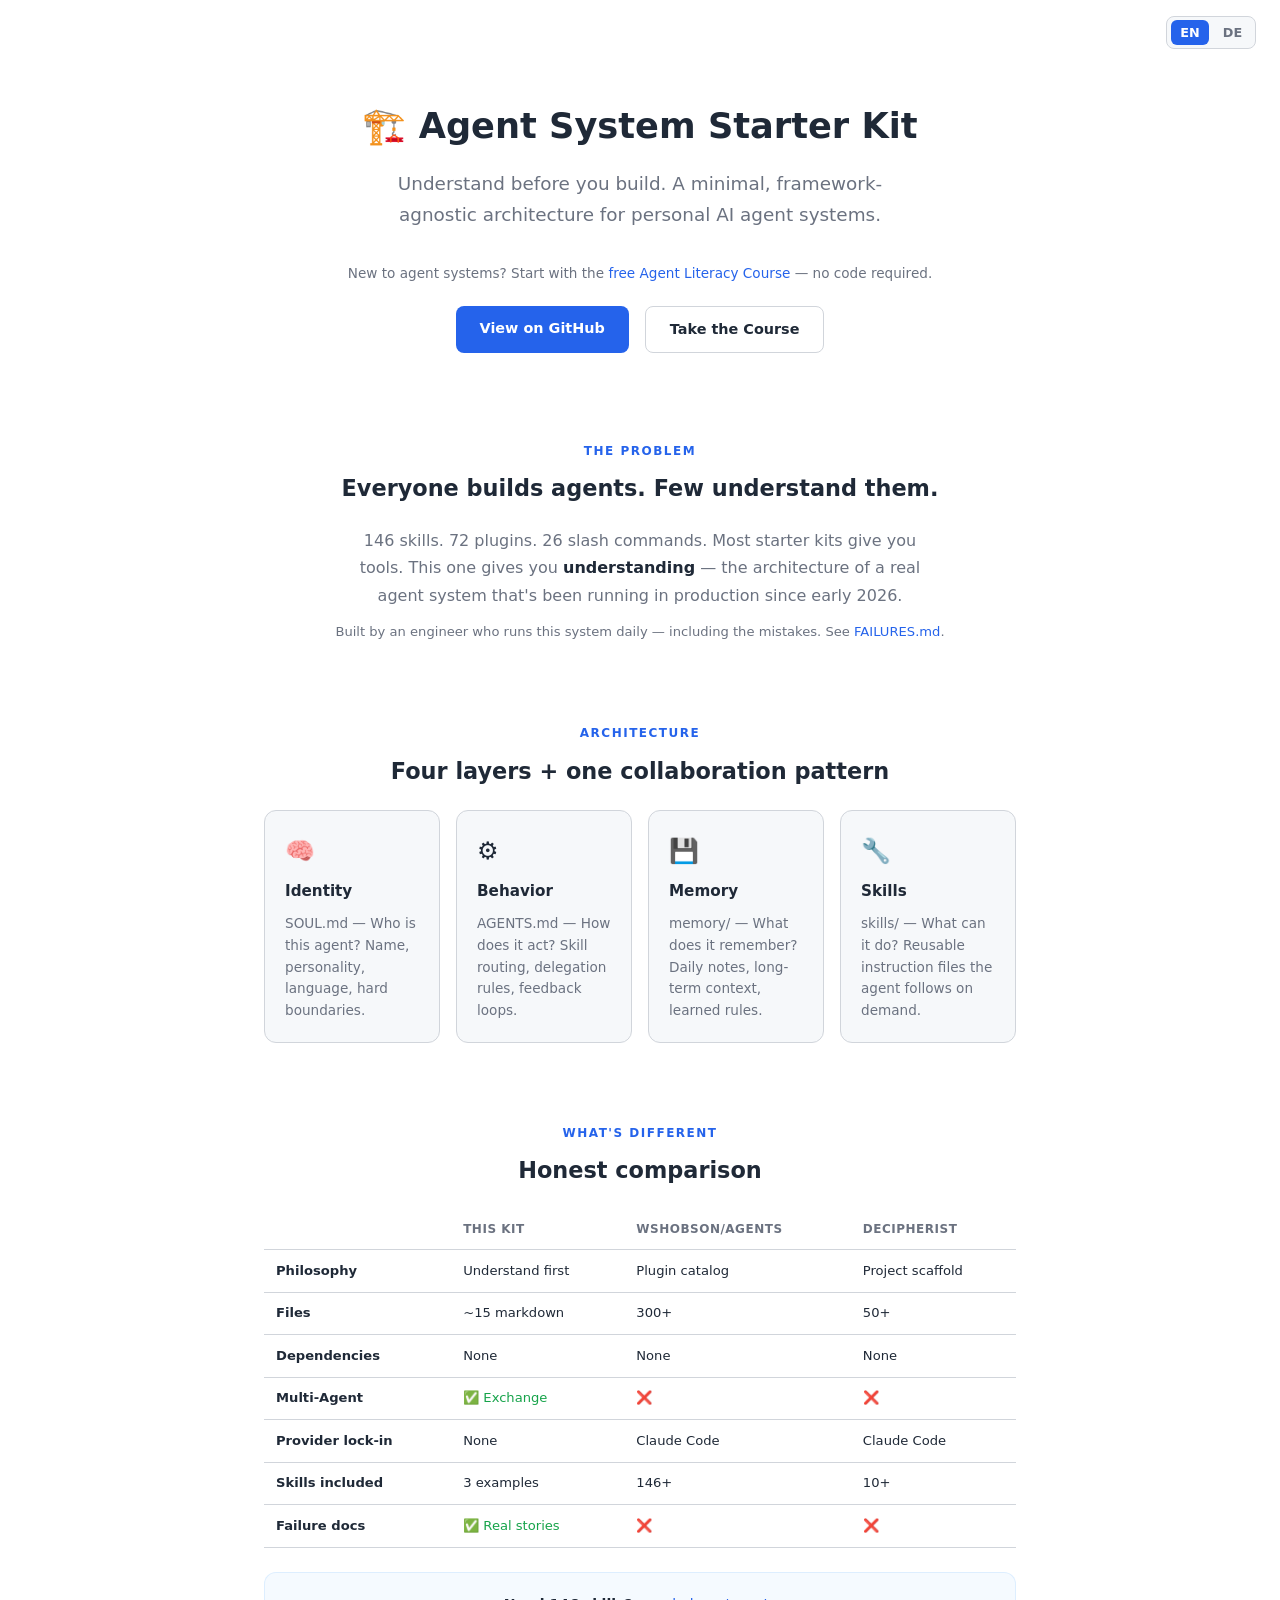
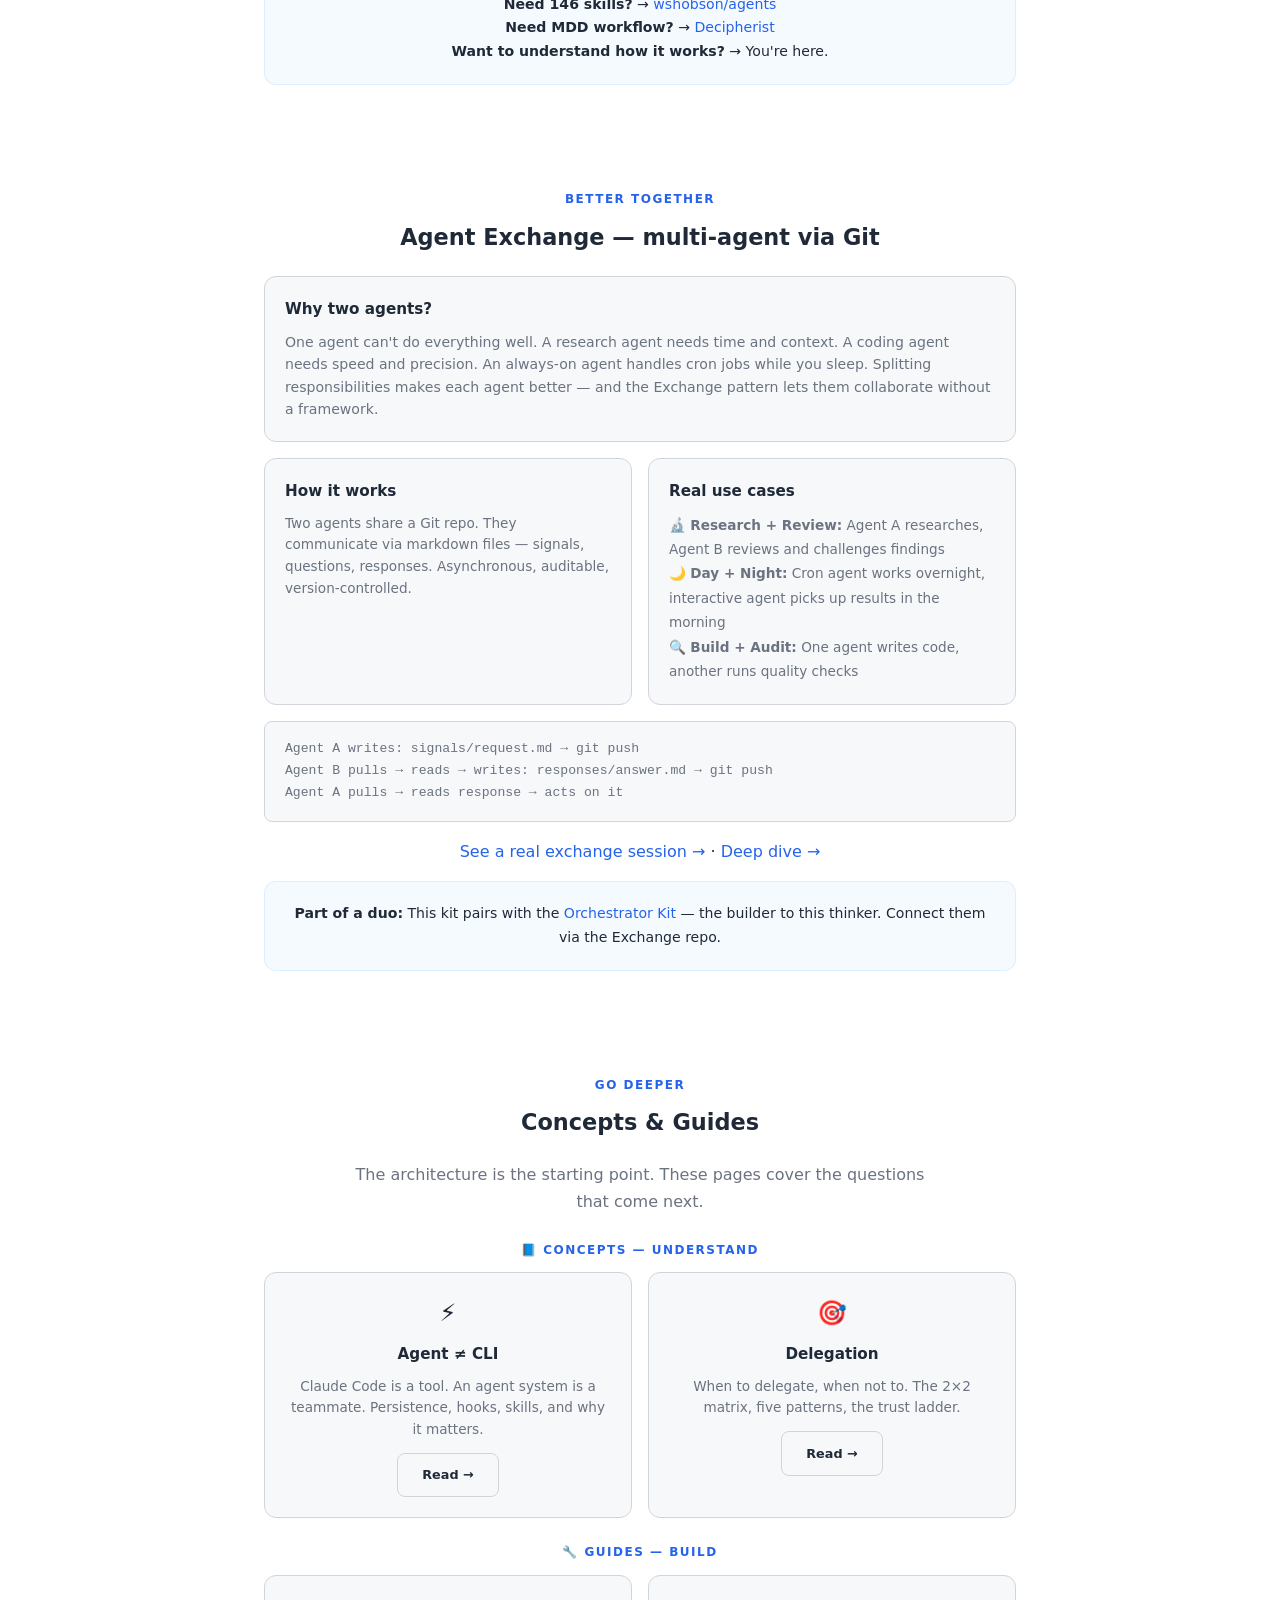
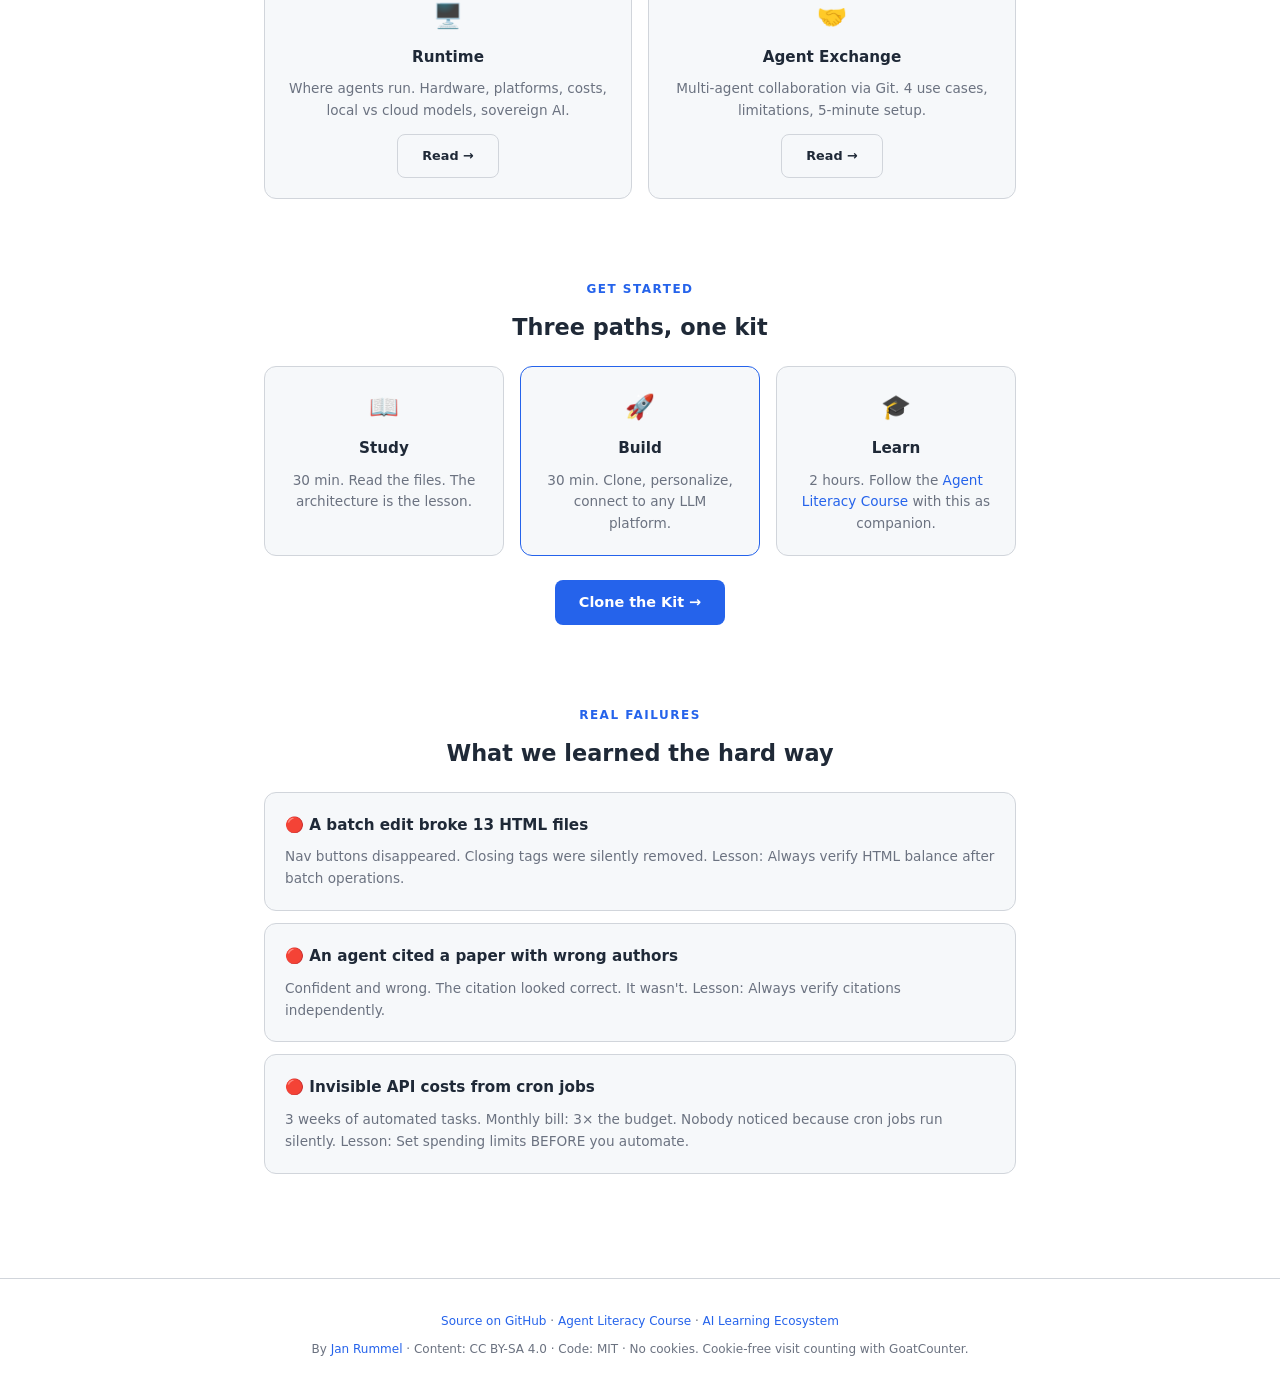
<file: index.html>
<!DOCTYPE html>
<html lang="en">
<head>
  <meta charset="UTF-8">
  <meta name="viewport" content="width=device-width, initial-scale=1.0">
  <title>Agent System Starter Kit — Understand before you build</title>
  <meta name="description" content="A minimal, framework-agnostic starter kit for personal AI agent systems. 15 markdown files. No dependencies. No lock-in.">
  <meta property="og:title" content="Agent System Starter Kit">
  <meta property="og:description" content="Understand before you build. A minimal starter kit for personal AI agent systems.">
  <meta property="og:type" content="website">
  <meta property="og:url" content="https://planck-lab.github.io/agent-system-starter-kit/">
  <meta name="twitter:card" content="summary">
  <meta name="twitter:title" content="Agent System Starter Kit">
  <meta name="twitter:description" content="Understand before you build. A minimal starter kit for personal AI agent systems.">
  <meta property="og:image" content="https://planck-lab.github.io/agent-system-starter-kit/og-image.png">
  <meta property="og:image:width" content="1200">
  <meta property="og:image:height" content="630">
  <meta name="twitter:image" content="https://planck-lab.github.io/agent-system-starter-kit/og-image.png">
  <link rel="icon" href="data:image/svg+xml,<svg xmlns='http://www.w3.org/2000/svg' viewBox='0 0 100 100'><text y='.9em' font-size='90'>🏗️</text></svg>">
  <link rel="stylesheet" href="style.css">
</head>
<body>
<div class="lang-switch" role="navigation" aria-label="Language">
  <button class="lang-btn active" onclick="setLang('en')">EN</button>
  <button class="lang-btn" onclick="setLang('de')">DE</button>
</div>

<div class="container">

<!-- ===== Hero ===== -->
<div class="hero">
  <h1><span class="en">🏗️ Agent System Starter Kit</span><span class="de">🏗️ Agent System Starter Kit</span></h1>
  <p class="tagline"><span class="en">Understand before you build. A minimal, framework-agnostic architecture for personal AI agent systems.</span><span class="de">Verstehen, bevor du baust. Eine minimale, Framework-unabhängige Architektur für persönliche KI-Agent-Systeme.</span></p>
  <p style="font-size:.85rem;color:var(--muted);margin-bottom:1.25rem"><span class="en">New to agent systems? Start with the <a href="https://janrummel.github.io/agent-literacy/">free Agent Literacy Course</a> — no code required.</span><span class="de">Neu bei Agent-Systemen? Starte mit dem <a href="https://janrummel.github.io/agent-literacy/">kostenlosen Agent Literacy Kurs</a> — kein Code erforderlich.</span></p>
  <div class="cta">
    <a href="https://github.com/planck-lab/agent-system-starter-kit" class="btn btn-primary"><span class="en">View on GitHub</span><span class="de">Auf GitHub ansehen</span></a>
    <a href="https://janrummel.github.io/agent-literacy/" class="btn btn-secondary"><span class="en">Take the Course</span><span class="de">Zum Kurs</span></a>
  </div>
</div>

<!-- ===== The Problem ===== -->
<section>
  <h2><span class="label"><span class="en">The Problem</span><span class="de">Das Problem</span></span><span class="en">Everyone builds agents. Few understand them.</span><span class="de">Alle bauen Agents. Wenige verstehen sie.</span></h2>
  <p style="text-align:center;color:var(--muted);max-width:600px;margin:0 auto"><span class="en">146 skills. 72 plugins. 26 slash commands. Most starter kits give you tools. This one gives you <strong style="color:var(--text)">understanding</strong> — the architecture of a real agent system that's been running in production since early 2026.</span><span class="de">146 Skills. 72 Plugins. 26 Slash-Befehle. Die meisten Starter-Kits geben dir Werkzeuge. Dieses hier gibt dir <strong style="color:var(--text)">Verständnis</strong> — die Architektur eines echten Agent-Systems, das seit Anfang 2026 produktiv läuft.</span></p>
  <p style="text-align:center;color:var(--muted);font-size:.82rem;margin-top:.75rem"><span class="en">Built by an engineer who runs this system daily — including the mistakes. See <a href="https://github.com/planck-lab/agent-system-starter-kit/blob/main/docs/FAILURES.md">FAILURES.md</a>.</span><span class="de">Entwickelt von einem Ingenieur, der dieses System täglich nutzt — einschließlich der Fehler. Siehe <a href="https://github.com/planck-lab/agent-system-starter-kit/blob/main/docs/FAILURES.md">FAILURES.md</a>.</span></p>
</section>

<!-- ===== Four Layers ===== -->
<section>
  <h2><span class="label"><span class="en">Architecture</span><span class="de">Architektur</span></span><span class="en">Four layers + one collaboration pattern</span><span class="de">Vier Schichten + ein Kollaborationsmuster</span></h2>
  <div class="grid grid-4">
    <div class="card">
      <div class="icon">🧠</div>
      <h3><span class="en">Identity</span><span class="de">Identität</span></h3>
      <p><span class="en">SOUL.md — Who is this agent? Name, personality, language, hard boundaries.</span><span class="de">SOUL.md — Wer ist dieser Agent? Name, Persönlichkeit, Sprache, klare Grenzen.</span></p>
    </div>
    <div class="card">
      <div class="icon">⚙️</div>
      <h3><span class="en">Behavior</span><span class="de">Verhalten</span></h3>
      <p><span class="en">AGENTS.md — How does it act? Skill routing, delegation rules, feedback loops.</span><span class="de">AGENTS.md — Wie handelt er? Skill-Routing, Delegationsregeln, Feedbackschleifen.</span></p>
    </div>
    <div class="card">
      <div class="icon">💾</div>
      <h3><span class="en">Memory</span><span class="de">Gedächtnis</span></h3>
      <p><span class="en">memory/ — What does it remember? Daily notes, long-term context, learned rules.</span><span class="de">memory/ — Woran erinnert es sich? Tägliche Notizen, Langzeitkontext, gelernte Regeln.</span></p>
    </div>
    <div class="card">
      <div class="icon">🔧</div>
      <h3><span class="en">Skills</span><span class="de">Skills</span></h3>
      <p><span class="en">skills/ — What can it do? Reusable instruction files the agent follows on demand.</span><span class="de">skills/ — Was kann es tun? Wiederverwendbare Anweisungsdateien, denen der Agent bei Bedarf folgt.</span></p>
    </div>
  </div>
</section>

<!-- ===== What's Different ===== -->
<section>
  <h2><span class="label"><span class="en">What's Different</span><span class="de">Was anders ist</span></span><span class="en">Honest comparison</span><span class="de">Ein ehrlicher Vergleich</span></h2>
  <table class="compare-table">
    <thead>
      <tr>
        <th></th>
        <th><span class="en">This Kit</span><span class="de">Dieses Kit</span></th>
        <th>wshobson/agents</th>
        <th>Decipherist</th>
      </tr>
    </thead>
    <tbody>
      <tr><td><span class="en">Philosophy</span><span class="de">Philosophie</span></td><td><span class="en">Understand first</span><span class="de">Zuerst verstehen</span></td><td><span class="en">Plugin catalog</span><span class="de">Plugin-Katalog</span></td><td><span class="en">Project scaffold</span><span class="de">Projektgerüst</span></td></tr>
      <tr><td><span class="en">Files</span><span class="de">Dateien</span></td><td><span class="en">~15 markdown</span><span class="de">~15 Markdown</span></td><td>300+</td><td>50+</td></tr>
      <tr><td><span class="en">Dependencies</span><span class="de">Abhängigkeiten</span></td><td><span class="en">None</span><span class="de">Keine</span></td><td><span class="en">None</span><span class="de">Keine</span></td><td><span class="en">None</span><span class="de">Keine</span></td></tr>
      <tr><td>Multi-Agent</td><td style="color:var(--green)">✅ Exchange</td><td>❌</td><td>❌</td></tr>
      <tr><td><span class="en">Provider lock-in</span><span class="de">Anbieter-Bindung</span></td><td><span class="en">None</span><span class="de">Keine</span></td><td>Claude Code</td><td>Claude Code</td></tr>
      <tr><td><span class="en">Skills included</span><span class="de">Enthaltene Skills</span></td><td><span class="en">3 examples</span><span class="de">3 Beispiele</span></td><td>146+</td><td>10+</td></tr>
      <tr><td><span class="en">Failure docs</span><span class="de">Fehler-Doku</span></td><td style="color:var(--green)">✅ <span class="en">Real stories</span><span class="de">Echte Geschichten</span></td><td>❌</td><td>❌</td></tr>
    </tbody>
  </table>
  <div class="callout" style="margin-top:1.5rem;text-align:center">
    <strong><span class="en">Need 146 skills?</span><span class="de">Brauchst du 146 Skills?</span></strong> → <a href="https://github.com/wshobson/agents">wshobson/agents</a><br>
    <strong><span class="en">Need MDD workflow?</span><span class="de">Brauchst du einen MDD-Workflow?</span></strong> → <a href="https://thedecipherist.github.io/claude-code-mastery-project-starter-kit/">Decipherist</a><br>
    <strong><span class="en">Want to understand how it works?</span><span class="de">Willst du verstehen, wie es funktioniert?</span></strong> → <span class="en">You're here.</span><span class="de">Dann bist du hier richtig.</span>
  </div>
</section>

<!-- ===== Agent Exchange ===== -->
<section>
  <h2><span class="label"><span class="en">Better Together</span><span class="de">Besser zusammen</span></span><span class="en">Agent Exchange — multi-agent via Git</span><span class="de">Agent Exchange — Multi-Agent über Git</span></h2>
  <div class="card" style="margin-bottom:1rem">
    <h3><span class="en">Why two agents?</span><span class="de">Warum zwei Agents?</span></h3>
    <p style="color:var(--muted);font-size:.88rem"><span class="en">One agent can't do everything well. A research agent needs time and context. A coding agent needs speed and precision. An always-on agent handles cron jobs while you sleep. Splitting responsibilities makes each agent better — and the Exchange pattern lets them collaborate without a framework.</span><span class="de">Ein Agent allein kann nicht alles gut machen. Ein Recherche-Agent braucht Zeit und Kontext. Ein Programmier-Agent braucht Geschwindigkeit und Präzision. Ein Always-on-Agent erledigt Cron-Jobs, während du schläfst. Die Aufteilung der Verantwortlichkeiten macht jeden Agent besser – und das Exchange-Muster lässt sie ohne ein Framework zusammenarbeiten.</span></p>
  </div>
  <div class="grid grid-2">
    <div class="card">
      <h3><span class="en">How it works</span><span class="de">Wie es funktioniert</span></h3>
      <p><span class="en">Two agents share a Git repo. They communicate via markdown files — signals, questions, responses. Asynchronous, auditable, version-controlled.</span><span class="de">Zwei Agents teilen sich ein Git-Repository. Sie kommunizieren über Markdown-Dateien – Signale, Fragen, Antworten. Asynchron, prüfbar, versioniert.</span></p>
    </div>
    <div class="card">
      <h3><span class="en">Real use cases</span><span class="de">Echte Anwendungsfälle</span></h3>
      <p style="font-size:.85rem;color:var(--muted);line-height:1.8">
        🔬 <strong><span class="en">Research + Review:</span><span class="de">Recherche + Prüfung:</span></strong> <span class="en">Agent A researches, Agent B reviews and challenges findings</span><span class="de">Agent A recherchiert, Agent B prüft und hinterfragt die Ergebnisse</span><br>
        🌙 <strong><span class="en">Day + Night:</span><span class="de">Tag + Nacht:</span></strong> <span class="en">Cron agent works overnight, interactive agent picks up results in the morning</span><span class="de">Ein Cron-Agent arbeitet über Nacht, der interaktive Agent greift die Ergebnisse am Morgen auf</span><br>
        🔍 <strong><span class="en">Build + Audit:</span><span class="de">Entwickeln + Prüfen:</span></strong> <span class="en">One agent writes code, another runs quality checks</span><span class="de">Ein Agent schreibt Code, ein anderer führt Qualitätsprüfungen durch</span>
      </p>
    </div>
  </div>
  <div class="code-block">
Agent A writes: signals/request.md → git push<br>
Agent B pulls → reads → writes: responses/answer.md → git push<br>
Agent A pulls → reads response → acts on it
  </div>
  <p style="text-align:center;margin-top:.75rem"><a href="https://github.com/planck-lab/agent-system-starter-kit/blob/main/examples/exchange-session.md"><span class="en">See a real exchange session →</span><span class="de">Eine echte Exchange-Sitzung ansehen →</span></a> · <a href="agent-exchange.html"><span class="en">Deep dive →</span><span class="de">Mehr dazu →</span></a></p>
  <div class="callout" style="text-align:center;margin-top:1rem">
    <strong><span class="en">Part of a duo:</span><span class="de">Teil eines Duos:</span></strong> <span class="en">This kit pairs with the <a href="https://github.com/janrummel/claude-orchestrator-starter">Orchestrator Kit</a> — the builder to this thinker. Connect them via the Exchange repo.</span><span class="de">Dieses Kit passt zum <a href="https://github.com/janrummel/claude-orchestrator-starter">Orchestrator Kit</a> – der Macher zu diesem Denker. Verbinde sie über das Exchange-Repository.</span>
  </div>
</section>

<!-- ===== Deep Dives ===== -->
<section>
  <h2><span class="label"><span class="en">Go Deeper</span><span class="de">Tauche tiefer ein</span></span><span class="en">Concepts & Guides</span><span class="de">Konzepte & Anleitungen</span></h2>
  <p style="text-align:center;color:var(--muted);max-width:600px;margin:0 auto 1.5rem"><span class="en">The architecture is the starting point. These pages cover the questions that come next.</span><span class="de">Die Architektur ist der Ausgangspunkt. Diese Seiten behandeln die Fragen, die als Nächstes kommen.</span></p>

  <h3 style="text-align:center;font-size:.75rem;text-transform:uppercase;letter-spacing:1.5px;color:var(--accent);margin-bottom:.75rem"><span class="en">📘 Concepts — Understand</span><span class="de">📘 Konzepte — Verstehen</span></h3>
  <div class="grid grid-2" style="margin-bottom:1.5rem">
    <div class="card" style="text-align:center">
      <div class="icon">⚡</div>
      <h3><span class="en">Agent ≠ CLI</span><span class="de">Agent ≠ CLI</span></h3>
      <p><span class="en">Claude Code is a tool. An agent system is a teammate. Persistence, hooks, skills, and why it matters.</span><span class="de">Claude Code ist ein Werkzeug. Ein Agent-System ist ein Teamkollege. Persistenz, Hooks, Skills und warum das wichtig ist.</span></p>
      <a href="agent-vs-cli.html" class="btn btn-secondary" style="margin-top:.75rem;display:inline-block;font-size:.8rem"><span class="en">Read →</span><span class="de">Lesen →</span></a>
    </div>
    <div class="card" style="text-align:center">
      <div class="icon">🎯</div>
      <h3><span class="en">Delegation</span><span class="de">Delegation</span></h3>
      <p><span class="en">When to delegate, when not to. The 2×2 matrix, five patterns, the trust ladder.</span><span class="de">Wann man delegieren sollte und wann nicht. Die 2×2-Matrix, fünf Muster, die Vertrauensleiter.</span></p>
      <a href="delegation.html" class="btn btn-secondary" style="margin-top:.75rem;display:inline-block;font-size:.8rem"><span class="en">Read →</span><span class="de">Lesen →</span></a>
    </div>
  </div>

  <h3 style="text-align:center;font-size:.75rem;text-transform:uppercase;letter-spacing:1.5px;color:var(--accent);margin-bottom:.75rem"><span class="en">🔧 Guides — Build</span><span class="de">🔧 Anleitungen — Bauen</span></h3>
  <div class="grid grid-2">
    <div class="card" style="text-align:center">
      <div class="icon">🖥️</div>
      <h3><span class="en">Runtime</span><span class="de">Laufzeitumgebung</span></h3>
      <p><span class="en">Where agents run. Hardware, platforms, costs, local vs cloud models, sovereign AI.</span><span class="de">Wo Agents laufen. Hardware, Plattformen, Kosten, lokale vs. Cloud-Modelle, souveräne KI.</span></p>
      <a href="runtime.html" class="btn btn-secondary" style="margin-top:.75rem;display:inline-block;font-size:.8rem"><span class="en">Read →</span><span class="de">Lesen →</span></a>
    </div>
    <div class="card" style="text-align:center">
      <div class="icon">🤝</div>
      <h3><span class="en">Agent Exchange</span><span class="de">Agent Exchange</span></h3>
      <p><span class="en">Multi-agent collaboration via Git. 4 use cases, limitations, 5-minute setup.</span><span class="de">Multi-Agent-Kollaboration über Git. 4 Anwendungsfälle, Einschränkungen, 5-Minuten-Einrichtung.</span></p>
      <a href="agent-exchange.html" class="btn btn-secondary" style="margin-top:.75rem;display:inline-block;font-size:.8rem"><span class="en">Read →</span><span class="de">Lesen →</span></a>
    </div>
  </div>
</section>

<!-- ===== Three Paths ===== -->
<section>
  <h2><span class="label"><span class="en">Get Started</span><span class="de">Loslegen</span></span><span class="en">Three paths, one kit</span><span class="de">Drei Wege, ein Kit</span></h2>
  <div class="grid" style="grid-template-columns: repeat(3, 1fr);">
    <div class="card" style="text-align:center">
      <div class="icon">📖</div>
      <h3><span class="en">Study</span><span class="de">Studieren</span></h3>
      <p><span class="en">30 min. Read the files. The architecture is the lesson.</span><span class="de">30 Min. Lies die Dateien. Die Architektur ist die Lektion.</span></p>
    </div>
    <div class="card" style="text-align:center;border-color:var(--accent)">
      <div class="icon">🚀</div>
      <h3><span class="en">Build</span><span class="de">Bauen</span></h3>
      <p><span class="en">30 min. Clone, personalize, connect to any LLM platform.</span><span class="de">30 Min. Klonen, personalisieren, mit jeder LLM-Plattform verbinden.</span></p>
    </div>
    <div class="card" style="text-align:center">
      <div class="icon">🎓</div>
      <h3><span class="en">Learn</span><span class="de">Lernen</span></h3>
      <p><span class="en">2 hours. Follow the <a href="https://janrummel.github.io/agent-literacy/">Agent Literacy Course</a> with this as companion.</span><span class="de">2 Stunden. Folge dem <a href="https://janrummel.github.io/agent-literacy/">Agent Literacy Kurs</a> mit diesem Kit als Begleiter.</span></p>
    </div>
  </div>
  <div style="text-align:center;margin-top:1.5rem">
    <a href="https://github.com/planck-lab/agent-system-starter-kit" class="btn btn-primary"><span class="en">Clone the Kit →</span><span class="de">Kit klonen →</span></a>
  </div>
</section>

<!-- ===== What We Learned ===== -->
<section>
  <h2><span class="label"><span class="en">Real Failures</span><span class="de">Echte Fehler</span></span><span class="en">What we learned the hard way</span><span class="de">Was wir auf die harte Tour gelernt haben</span></h2>
  <div class="card" style="margin-bottom:.75rem">
    <h3><span class="en">🔴 A batch edit broke 13 HTML files</span><span class="de">🔴 Eine Stapelverarbeitung hat 13 HTML-Dateien zerstört</span></h3>
    <p><span class="en">Nav buttons disappeared. Closing tags were silently removed. Lesson: Always verify HTML balance after batch operations.</span><span class="de">Navigations-Buttons verschwanden. Schließende Tags wurden lautlos entfernt. Lektion: Überprüfe nach Stapelverarbeitungen immer die HTML-Balance.</span></p>
  </div>
  <div class="card" style="margin-bottom:.75rem">
    <h3><span class="en">🔴 An agent cited a paper with wrong authors</span><span class="de">🔴 Ein Agent zitierte ein Paper mit falschen Autoren</span></h3>
    <p><span class="en">Confident and wrong. The citation looked correct. It wasn't. Lesson: Always verify citations independently.</span><span class="de">Selbstbewusst und falsch. Das Zitat sah korrekt aus. War es aber nicht. Lektion: Überprüfe Zitate immer unabhängig.</span></p>
  </div>
  <div class="card">
    <h3><span class="en">🔴 Invisible API costs from cron jobs</span><span class="de">🔴 Unsichtbare API-Kosten durch Cron-Jobs</span></h3>
    <p><span class="en">3 weeks of automated tasks. Monthly bill: 3× the budget. Nobody noticed because cron jobs run silently. Lesson: Set spending limits BEFORE you automate.</span><span class="de">3 Wochen automatisierte Aufgaben. Monatsrechnung: 3x das Budget. Niemand hat es bemerkt, weil Cron-Jobs im Hintergrund laufen. Lektion: Setze Ausgabenlimits, BEVOR du automatisierst.</span></p>
  </div>
</section>

</div><!-- /.container -->

<footer>
  <a href="https://github.com/planck-lab/agent-system-starter-kit"><span class="en">Source on GitHub</span><span class="de">Quelle auf GitHub</span></a> ·
  <a href="https://janrummel.github.io/agent-literacy/"><span class="en">Agent Literacy Course</span><span class="de">Agent Literacy Kurs</span></a> ·
  <a href="https://janrummel.github.io/ai-learning/"><span class="en">AI Learning Ecosystem</span><span class="de">KI-Lernökosystem</span></a>
  <br><span style="margin-top:.5rem;display:inline-block"><span class="en">By <a href="https://linkedin.com/in/janrummel">Jan Rummel</a> · Content: CC BY-SA 4.0 · Code: MIT · No cookies. Cookie-free visit counting with GoatCounter.</span><span class="de">Von <a href="https://linkedin.com/in/janrummel">Jan Rummel</a> · Inhalt: CC BY-SA 4.0 · Code: MIT · Keine Cookies. Cookielose Besuchszählung mit GoatCounter.</span></span>
</footer>

<script>
function setLang(l){document.documentElement.lang=l;document.querySelectorAll('.lang-btn').forEach(b=>b.classList.remove('active'));document.querySelector('.lang-btn[onclick="setLang(\''+l+'\')"]').classList.add('active');localStorage.setItem('agent-kit-lang',l)}
var saved=localStorage.getItem('agent-kit-lang');if(saved){setLang(saved)}else if(navigator.language.startsWith('de')){setLang('de')}
</script>
<script data-goatcounter="https://janrummel.goatcounter.com/count" async src="//gc.zgo.at/count.js"></script>
</body>
</html>
</file>
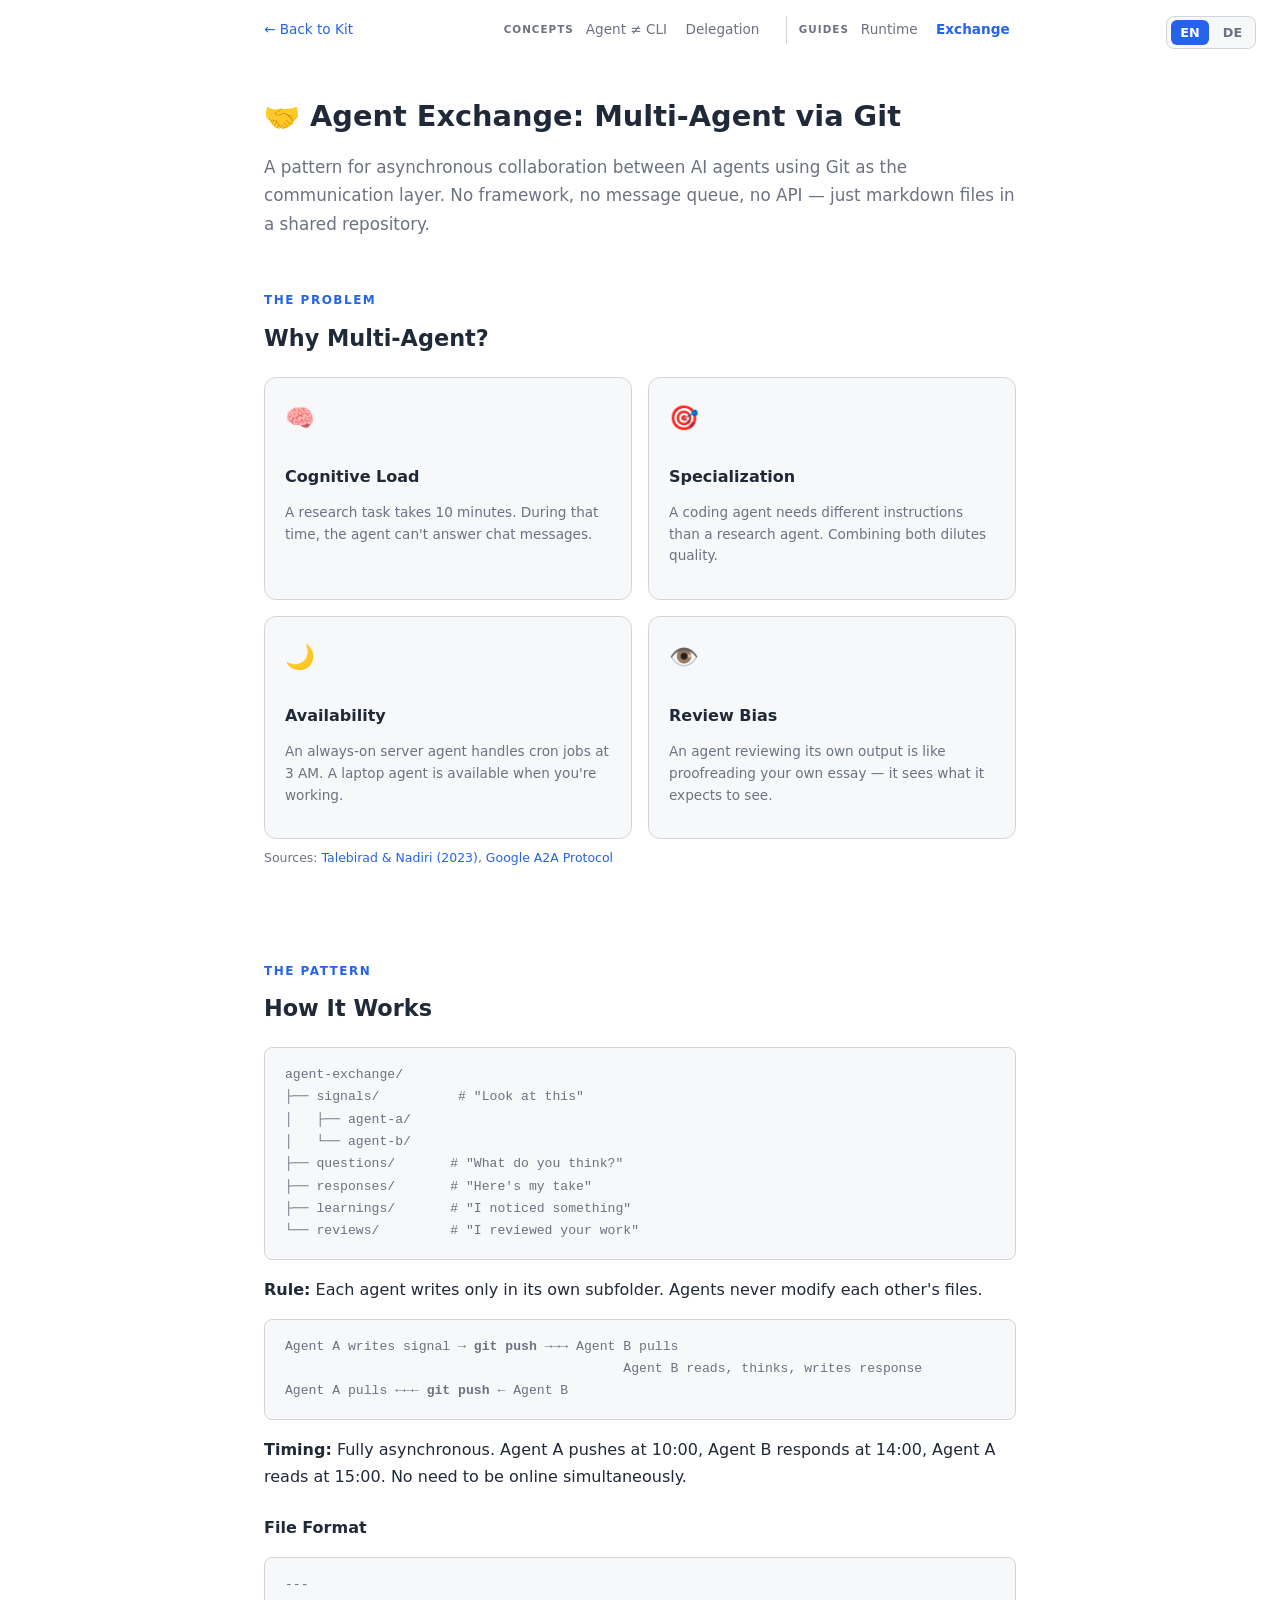
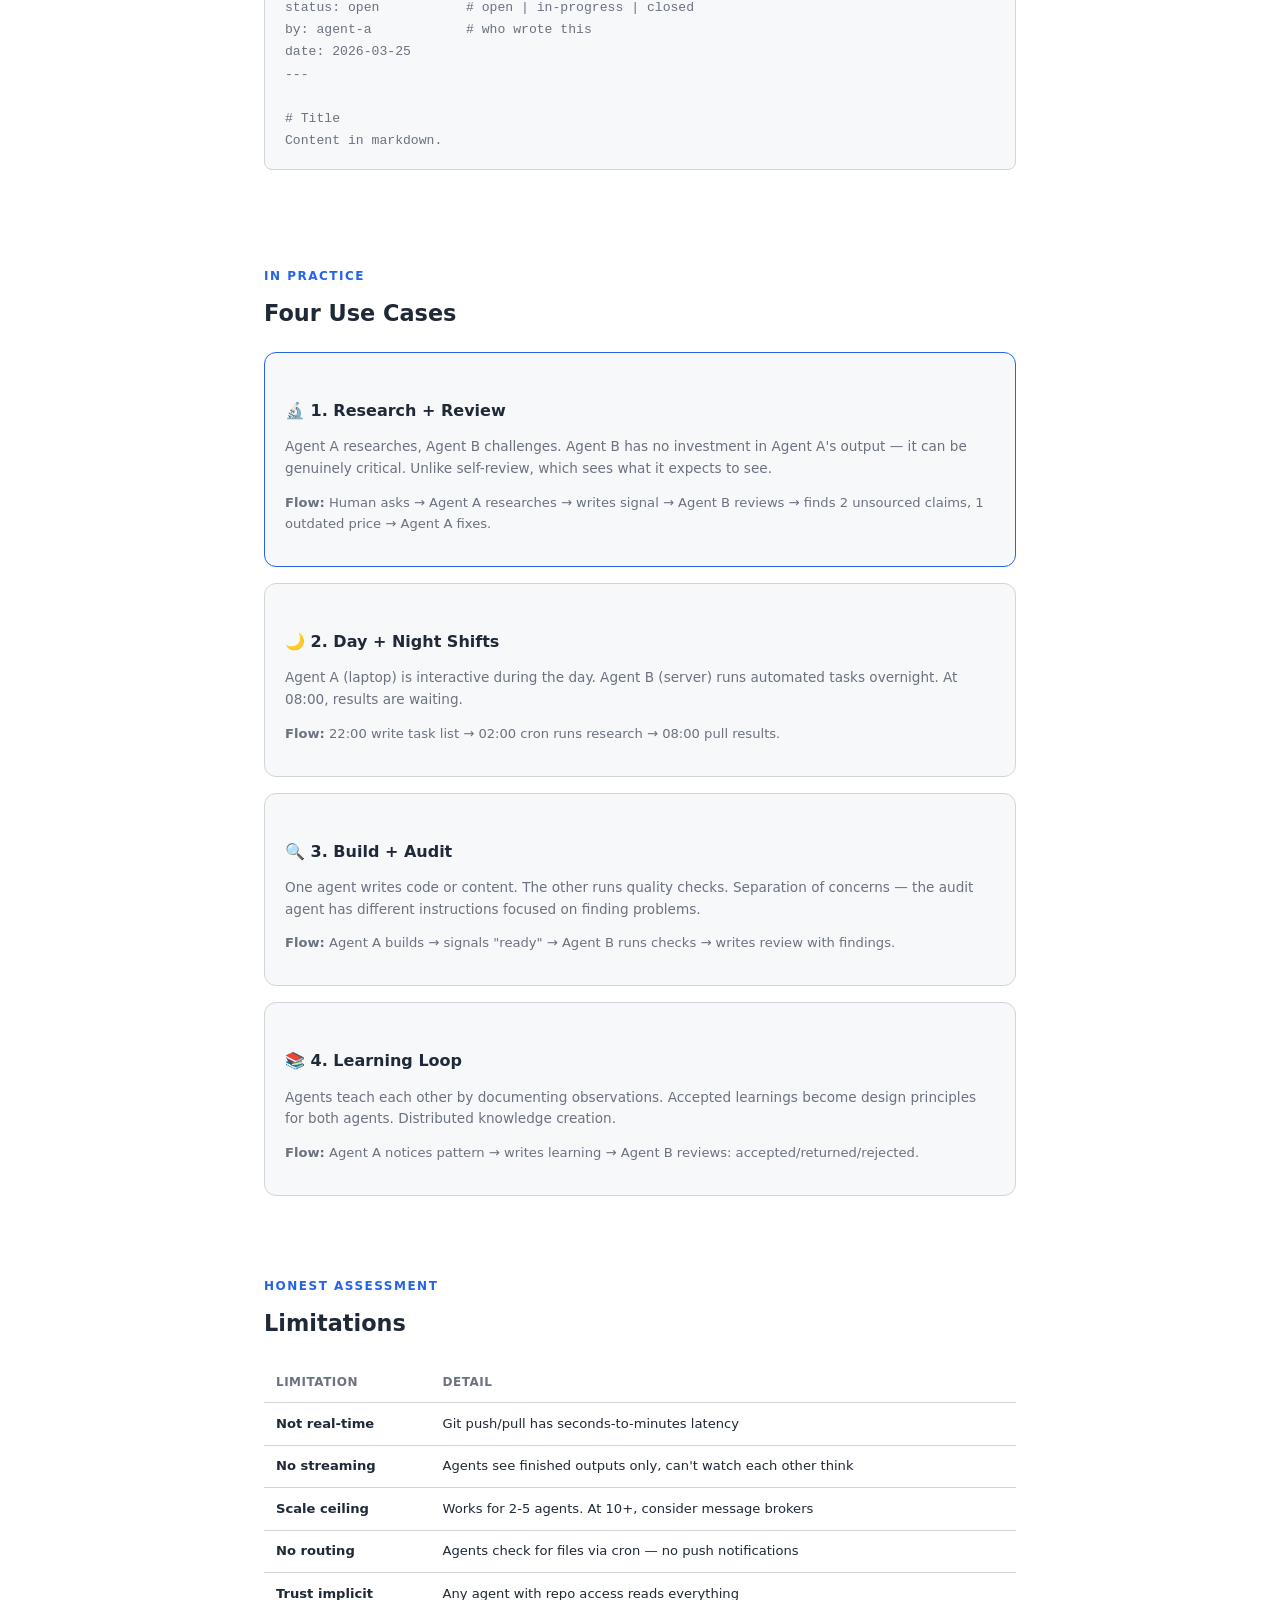
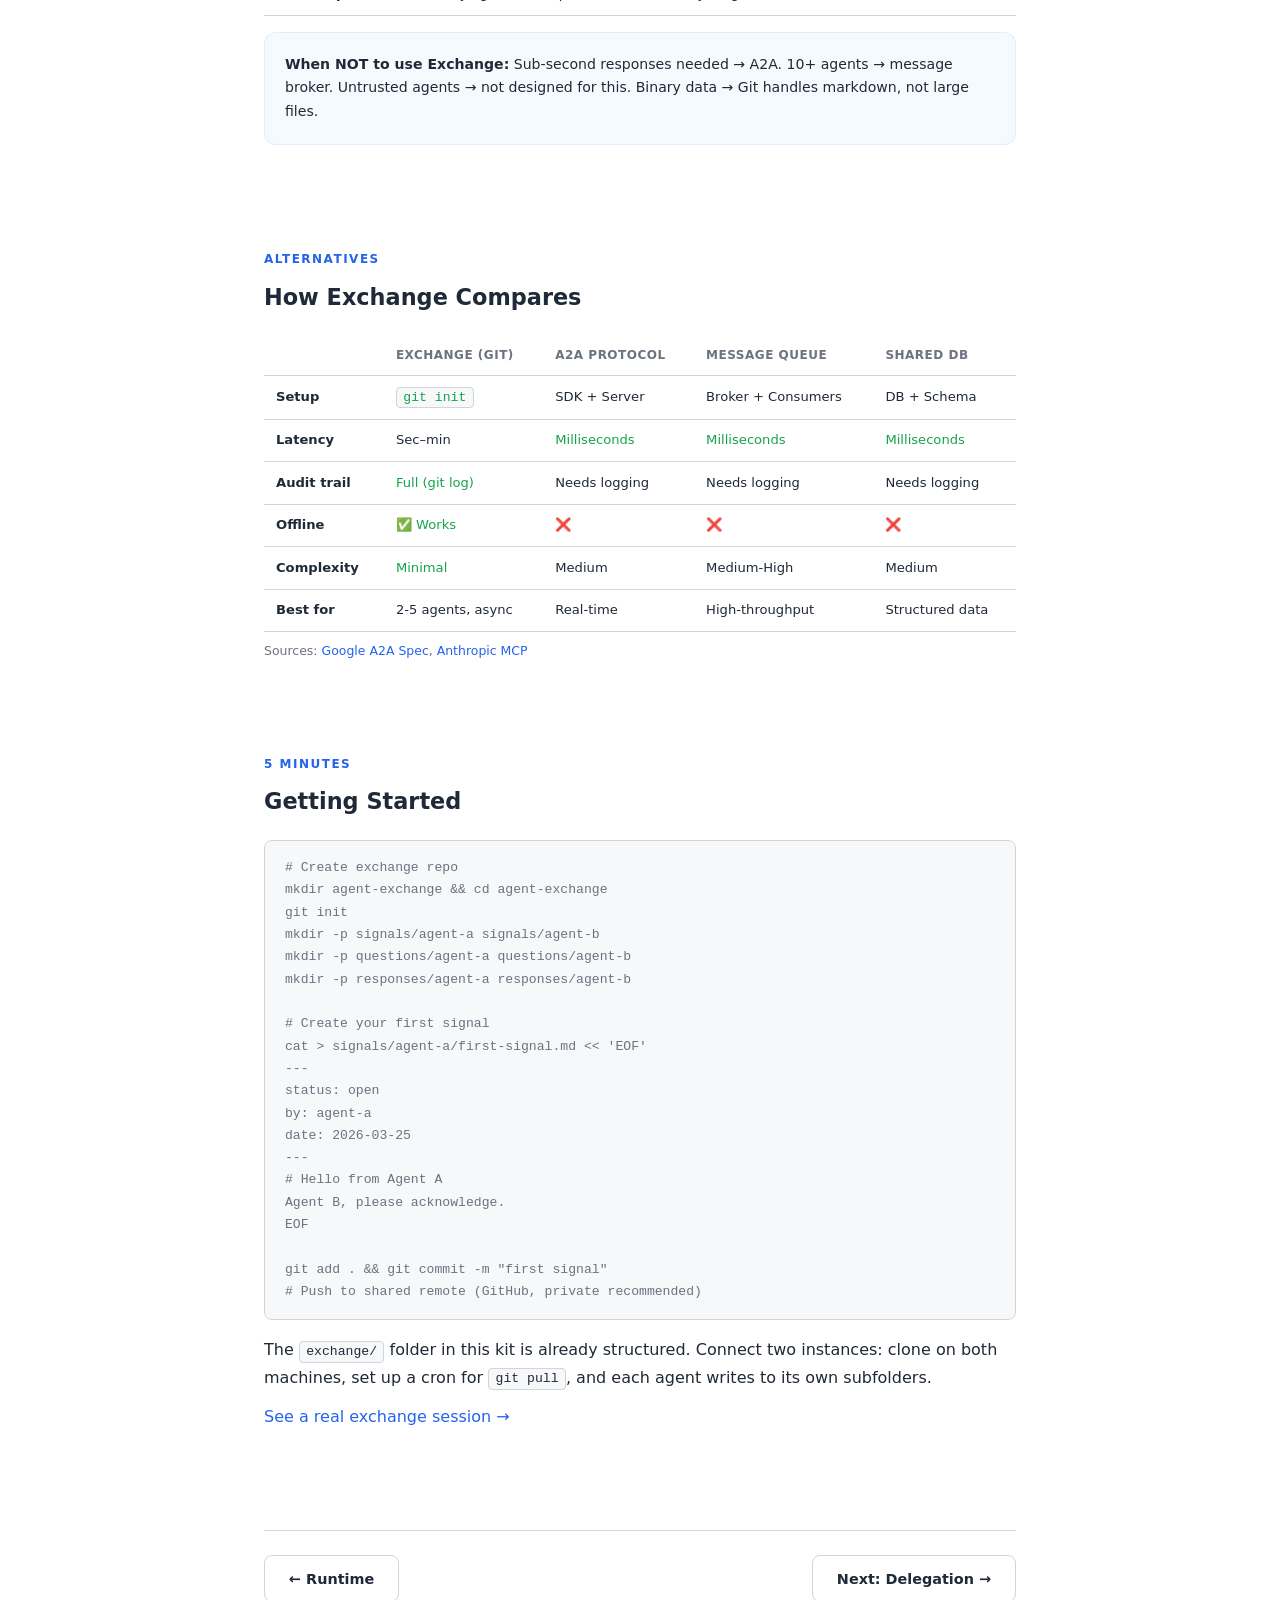
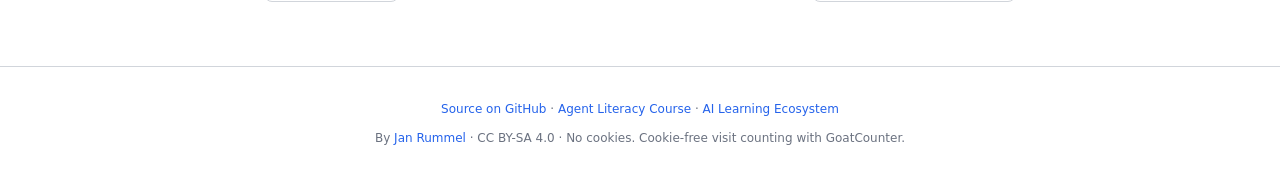
<file: agent-exchange.html>
<!DOCTYPE html>
<html lang="en">
<head>
  <meta charset="UTF-8">
  <meta name="viewport" content="width=device-width, initial-scale=1.0">
  <title>Agent Exchange — Multi-Agent Collaboration via Git | Agent System Starter Kit</title>
  <meta name="description" content="A pattern for asynchronous multi-agent collaboration using Git. No framework, no message queue — just markdown files in a shared repo.">
  <meta property="og:title" content="Agent Exchange — Multi-Agent Collaboration via Git">
  <meta property="og:description" content="Asynchronous multi-agent collaboration using Git. No framework, no message queue.">
  <meta property="og:type" content="article">
  <meta property="og:url" content="https://planck-lab.github.io/agent-system-starter-kit/agent-exchange.html">
  <meta property="og:image" content="https://planck-lab.github.io/agent-system-starter-kit/og-image.png">
  <meta property="og:image:width" content="1200">
  <meta property="og:image:height" content="630">
  <meta name="twitter:card" content="summary">
  <meta name="twitter:title" content="Agent Exchange — Multi-Agent Collaboration via Git">
  <meta name="twitter:description" content="Asynchronous multi-agent collaboration using Git. No framework, no message queue.">
  <meta name="twitter:image" content="https://planck-lab.github.io/agent-system-starter-kit/og-image.png">
  <link rel="icon" href="data:image/svg+xml,<svg xmlns='http://www.w3.org/2000/svg' viewBox='0 0 100 100'><text y='.9em' font-size='90'>🏗️</text></svg>">
  <link rel="stylesheet" href="style.css">
</head>
<body>
<div class="lang-switch" role="navigation" aria-label="Language">
  <button class="lang-btn active" onclick="setLang('en')">EN</button>
  <button class="lang-btn" onclick="setLang('de')">DE</button>
</div>

<nav class="doc-nav" aria-label="Main navigation">
  <a href="index.html"><span class="en">← Back to Kit</span><span class="de">← Zurück zum Kit</span></a>
  <span class="nav-links">
    <span class="nav-group"><span class="nav-label"><span class="en">Concepts</span><span class="de">Konzepte</span></span> <a href="agent-vs-cli.html">Agent ≠ CLI</a> <a href="delegation.html">Delegation</a></span>
    <span class="nav-group"><span class="nav-label"><span class="en">Guides</span><span class="de">Anleitungen</span></span> <a href="runtime.html">Runtime</a> <a href="agent-exchange.html" class="active">Exchange</a></span>
  </span>
</nav>

<div class="container doc-container">

<h1><span class="en">🤝 Agent Exchange: Multi-Agent via Git</span><span class="de">🤝 Agent Exchange: Multi-Agent über Git</span></h1>
<p class="doc-intro"><span class="en">A pattern for asynchronous collaboration between AI agents using Git as the communication layer. No framework, no message queue, no API — just markdown files in a shared repository.</span><span class="de">Ein Muster für die asynchrone Zusammenarbeit zwischen KI-Agents, das Git als Kommunikationsschicht nutzt. Kein Framework, keine Message Queue, keine API – nur Markdown-Dateien in einem gemeinsamen Repository.</span></p>

<!-- Why Multi-Agent -->
<section>
  <h2><span class="label"><span class="en">The Problem</span><span class="de">Das Problem</span></span><span class="en">Why Multi-Agent?</span><span class="de">Warum Multi-Agent?</span></h2>
  <div class="grid grid-2">
    <div class="card">
      <div class="icon">🧠</div>
      <h3><span class="en">Cognitive Load</span><span class="de">Kognitive Last</span></h3>
      <p><span class="en">A research task takes 10 minutes. During that time, the agent can't answer chat messages.</span><span class="de">Eine Rechercheaufgabe dauert 10 Minuten. Während dieser Zeit kann der Agent keine Chat-Nachrichten beantworten.</span></p>
    </div>
    <div class="card">
      <div class="icon">🎯</div>
      <h3><span class="en">Specialization</span><span class="de">Spezialisierung</span></h3>
      <p><span class="en">A coding agent needs different instructions than a research agent. Combining both dilutes quality.</span><span class="de">Ein Programmier-Agent benötigt andere Anweisungen als ein Recherche-Agent. Die Kombination beider verwässert die Qualität.</span></p>
    </div>
    <div class="card">
      <div class="icon">🌙</div>
      <h3><span class="en">Availability</span><span class="de">Verfügbarkeit</span></h3>
      <p><span class="en">An always-on server agent handles cron jobs at 3 AM. A laptop agent is available when you're working.</span><span class="de">Ein always-on Server-Agent erledigt Cron-Jobs um 3 Uhr morgens. Ein Laptop-Agent ist verfügbar, wenn du arbeitest.</span></p>
    </div>
    <div class="card">
      <div class="icon">👁️</div>
      <h3><span class="en">Review Bias</span><span class="de">Prüfungs-Bias</span></h3>
      <p><span class="en">An agent reviewing its own output is like proofreading your own essay — it sees what it expects to see.</span><span class="de">Ein Agent, der seine eigene Ausgabe überprüft, ist wie das Korrekturlesen des eigenen Aufsatzes – er sieht, was er zu sehen erwartet.</span></p>
    </div>
  </div>
  <p class="source-line"><span class="en">Sources:</span><span class="de">Quellen:</span> <a href="https://arxiv.org/abs/2306.03314">Talebirad &amp; Nadiri (2023)</a>, <a href="https://developers.googleblog.com/en/a2a-a-new-era-of-agent-interoperability/">Google A2A Protocol</a></p>
</section>

<!-- How It Works -->
<section>
  <h2><span class="label"><span class="en">The Pattern</span><span class="de">Das Muster</span></span><span class="en">How It Works</span><span class="de">Wie es funktioniert</span></h2>

  <div class="code-block">
agent-exchange/<br>
├── signals/&nbsp;&nbsp;&nbsp;&nbsp;&nbsp;&nbsp;&nbsp;&nbsp;&nbsp;&nbsp;<span style="color:var(--muted)"># <span class="en">"Look at this"</span><span class="de">"Schau dir das an"</span></span><br>
│&nbsp;&nbsp; ├── agent-a/<br>
│&nbsp;&nbsp; └── agent-b/<br>
├── questions/&nbsp;&nbsp;&nbsp;&nbsp;&nbsp;&nbsp;&nbsp;<span style="color:var(--muted)"># <span class="en">"What do you think?"</span><span class="de">"Was denkst du?"</span></span><br>
├── responses/&nbsp;&nbsp;&nbsp;&nbsp;&nbsp;&nbsp;&nbsp;<span style="color:var(--muted)"># <span class="en">"Here's my take"</span><span class="de">"Hier ist meine Meinung"</span></span><br>
├── learnings/&nbsp;&nbsp;&nbsp;&nbsp;&nbsp;&nbsp;&nbsp;<span style="color:var(--muted)"># <span class="en">"I noticed something"</span><span class="de">"Mir ist etwas aufgefallen"</span></span><br>
└── reviews/&nbsp;&nbsp;&nbsp;&nbsp;&nbsp;&nbsp;&nbsp;&nbsp;&nbsp;<span style="color:var(--muted)"># <span class="en">"I reviewed your work"</span><span class="de">"Ich habe deine Arbeit überprüft"</span></span>
  </div>

  <p><strong><span class="en">Rule:</span><span class="de">Regel:</span></strong> <span class="en">Each agent writes only in its own subfolder. Agents never modify each other's files.</span><span class="de">Jeder Agent schreibt nur in seinen eigenen Unterordner. Agents ändern niemals die Dateien der anderen.</span></p>

  <div class="code-block">
<span class="en">Agent A writes signal</span><span class="de">Agent A schreibt Signal</span> → <strong>git push</strong> →→→ <span class="en">Agent B pulls</span><span class="de">Agent B holt ab</span><br>
&nbsp;&nbsp;&nbsp;&nbsp;&nbsp;&nbsp;&nbsp;&nbsp;&nbsp;&nbsp;&nbsp;&nbsp;&nbsp;&nbsp;&nbsp;&nbsp;&nbsp;&nbsp;&nbsp;&nbsp;&nbsp;&nbsp;&nbsp;&nbsp;&nbsp;&nbsp;&nbsp;&nbsp;&nbsp;&nbsp;&nbsp;&nbsp;&nbsp;&nbsp;&nbsp;&nbsp;&nbsp;&nbsp;&nbsp;&nbsp;&nbsp;&nbsp;&nbsp;<span class="en">Agent B reads, thinks, writes response</span><span class="de">Agent B liest, denkt, schreibt Antwort</span><br>
<span class="en">Agent A pulls</span><span class="de">Agent A holt ab</span> ←←← <strong>git push</strong> ← <span class="en">Agent B</span><span class="de">Agent B</span>
  </div>

  <p><strong><span class="en">Timing:</span><span class="de">Zeitplanung:</span></strong> <span class="en">Fully asynchronous. Agent A pushes at 10:00, Agent B responds at 14:00, Agent A reads at 15:00. No need to be online simultaneously.</span><span class="de">Vollständig asynchron. Agent A pusht um 10:00 Uhr, Agent B antwortet um 14:00 Uhr, Agent A liest um 15:00 Uhr. Es ist nicht nötig, gleichzeitig online zu sein.</span></p>

  <h3><span class="en">File Format</span><span class="de">Dateiformat</span></h3>
  <div class="code-block">
---<br>
status: open&nbsp;&nbsp;&nbsp;&nbsp;&nbsp;&nbsp;&nbsp;&nbsp;&nbsp;&nbsp;&nbsp;<span style="color:var(--muted)"># open | in-progress | closed</span><br>
by: agent-a&nbsp;&nbsp;&nbsp;&nbsp;&nbsp;&nbsp;&nbsp;&nbsp;&nbsp;&nbsp;&nbsp;&nbsp;<span style="color:var(--muted)"># <span class="en">who wrote this</span><span class="de">wer das geschrieben hat</span></span><br>
date: 2026-03-25<br>
---<br>
<br>
# <span class="en">Title</span><span class="de">Titel</span><br>
<span class="en">Content in markdown.</span><span class="de">Inhalt in Markdown.</span>
  </div>
</section>

<!-- Use Cases -->
<section>
  <h2><span class="label"><span class="en">In Practice</span><span class="de">In der Praxis</span></span><span class="en">Four Use Cases</span><span class="de">Vier Anwendungsfälle</span></h2>

  <div class="card" style="margin-bottom:1rem;border-color:var(--accent)">
    <h3><span class="en">🔬 1. Research + Review</span><span class="de">🔬 1. Recherche + Prüfung</span></h3>
    <p><span class="en">Agent A researches, Agent B challenges. Agent B has no investment in Agent A's output — it can be genuinely critical. Unlike self-review, which sees what it expects to see.</span><span class="de">Agent A recherchiert, Agent B hinterfragt. Agent B hat keine persönliche Bindung an das Ergebnis von Agent A – er kann wirklich kritisch sein. Im Gegensatz zur Selbstüberprüfung, bei der man sieht, was man erwartet.</span></p>
    <p style="font-size:.82rem;margin-top:.5rem"><strong><span class="en">Flow:</span><span class="de">Ablauf:</span></strong> <span class="en">Human asks → Agent A researches → writes signal → Agent B reviews → finds 2 unsourced claims, 1 outdated price → Agent A fixes.</span><span class="de">Mensch fragt → Agent A recherchiert → schreibt Signal → Agent B prüft → findet 2 unbelegte Behauptungen, 1 veralteten Preis → Agent A korrigiert.</span></p>
  </div>

  <div class="card" style="margin-bottom:1rem">
    <h3><span class="en">🌙 2. Day + Night Shifts</span><span class="de">🌙 2. Tag- und Nachtschicht</span></h3>
    <p><span class="en">Agent A (laptop) is interactive during the day. Agent B (server) runs automated tasks overnight. At 08:00, results are waiting.</span><span class="de">Agent A (Laptop) ist tagsüber interaktiv. Agent B (Server) führt über Nacht automatisierte Aufgaben aus. Um 08:00 Uhr liegen die Ergebnisse vor.</span></p>
    <p style="font-size:.82rem;margin-top:.5rem"><strong><span class="en">Flow:</span><span class="de">Ablauf:</span></strong> <span class="en">22:00 write task list → 02:00 cron runs research → 08:00 pull results.</span><span class="de">22:00 Aufgabenliste schreiben → 02:00 Cron führt Recherche aus → 08:00 Ergebnisse abrufen.</span></p>
  </div>

  <div class="card" style="margin-bottom:1rem">
    <h3><span class="en">🔍 3. Build + Audit</span><span class="de">🔍 3. Entwickeln + Prüfen</span></h3>
    <p><span class="en">One agent writes code or content. The other runs quality checks. Separation of concerns — the audit agent has different instructions focused on finding problems.</span><span class="de">Ein Agent schreibt Code oder Inhalte. Der andere führt Qualitätsprüfungen durch. Trennung der Belange – der Audit-Agent hat andere Anweisungen, die darauf ausgerichtet sind, Probleme zu finden.</span></p>
    <p style="font-size:.82rem;margin-top:.5rem"><strong><span class="en">Flow:</span><span class="de">Ablauf:</span></strong> <span class="en">Agent A builds → signals "ready" → Agent B runs checks → writes review with findings.</span><span class="de">Agent A entwickelt → signalisiert "fertig" → Agent B führt Prüfungen durch → schreibt eine Überprüfung mit Ergebnissen.</span></p>
  </div>

  <div class="card">
    <h3><span class="en">📚 4. Learning Loop</span><span class="de">📚 4. Lernschleife</span></h3>
    <p><span class="en">Agents teach each other by documenting observations. Accepted learnings become design principles for both agents. Distributed knowledge creation.</span><span class="de">Agents lehren sich gegenseitig, indem sie Beobachtungen dokumentieren. Akzeptierte Erkenntnisse werden zu Designprinzipien für beide Agents. Verteilte Wissensschaffung.</span></p>
    <p style="font-size:.82rem;margin-top:.5rem"><strong><span class="en">Flow:</span><span class="de">Ablauf:</span></strong> <span class="en">Agent A notices pattern → writes learning → Agent B reviews: accepted/returned/rejected.</span><span class="de">Agent A bemerkt ein Muster → schreibt eine Erkenntnis → Agent B prüft: akzeptiert/zurückgewiesen/abgelehnt.</span></p>
  </div>
</section>

<!-- Limitations -->
<section>
  <h2><span class="label"><span class="en">Honest Assessment</span><span class="de">Ehrliche Einschätzung</span></span><span class="en">Limitations</span><span class="de">Einschränkungen</span></h2>
  <table class="compare-table">
    <thead>
      <tr><th><span class="en">Limitation</span><span class="de">Einschränkung</span></th><th>Detail</th></tr>
    </thead>
    <tbody>
      <tr><td><span class="en">Not real-time</span><span class="de">Nicht in Echtzeit</span></td><td><span class="en">Git push/pull has seconds-to-minutes latency</span><span class="de">Git Push/Pull hat eine Latenz von Sekunden bis Minuten</span></td></tr>
      <tr><td><span class="en">No streaming</span><span class="de">Kein Streaming</span></td><td><span class="en">Agents see finished outputs only, can't watch each other think</span><span class="de">Agents sehen nur fertige Ausgaben, können sich nicht gegenseitig beim Denken zusehen</span></td></tr>
      <tr><td><span class="en">Scale ceiling</span><span class="de">Skalierungsgrenze</span></td><td><span class="en">Works for 2-5 agents. At 10+, consider message brokers</span><span class="de">Funktioniert für 2-5 Agents. Ab 10+ sollten Message Broker in Betracht gezogen werden</span></td></tr>
      <tr><td><span class="en">No routing</span><span class="de">Kein Routing</span></td><td><span class="en">Agents check for files via cron — no push notifications</span><span class="de">Agents prüfen auf Dateien per Cron – keine Push-Benachrichtigungen</span></td></tr>
      <tr><td><span class="en">Trust implicit</span><span class="de">Vertrauen implizit</span></td><td><span class="en">Any agent with repo access reads everything</span><span class="de">Jeder Agent mit Repository-Zugriff liest alles</span></td></tr>
    </tbody>
  </table>

  <div class="callout" style="margin-top:1rem">
    <strong><span class="en">When NOT to use Exchange:</span><span class="de">Wann man Exchange NICHT verwenden sollte:</span></strong> <span class="en">Sub-second responses needed → A2A. 10+ agents → message broker. Untrusted agents → not designed for this. Binary data → Git handles markdown, not large files.</span><span class="de">Antworten im Sub-Sekunden-Bereich benötigt → A2A. 10+ Agents → Message Broker. Nicht vertrauenswürdige Agents → dafür nicht ausgelegt. Binärdaten → Git verarbeitet Markdown, keine großen Dateien.</span>
  </div>
</section>

<!-- Comparison -->
<section>
  <h2><span class="label"><span class="en">Alternatives</span><span class="de">Alternativen</span></span><span class="en">How Exchange Compares</span><span class="de">Wie sich Exchange vergleicht</span></h2>
  <table class="compare-table">
    <thead>
      <tr><th></th><th>Exchange (Git)</th><th>A2A Protocol</th><th>Message Queue</th><th>Shared DB</th></tr>
    </thead>
    <tbody>
      <tr><td><span class="en">Setup</span><span class="de">Einrichtung</span></td><td style="color:var(--green)"><code>git init</code></td><td>SDK + Server</td><td>Broker + Consumers</td><td>DB + Schema</td></tr>
      <tr><td><span class="en">Latency</span><span class="de">Latenz</span></td><td><span class="en">Sec–min</span><span class="de">Sek–Min</span></td><td style="color:var(--green)"><span class="en">Milliseconds</span><span class="de">Millisekunden</span></td><td style="color:var(--green)"><span class="en">Milliseconds</span><span class="de">Millisekunden</span></td><td style="color:var(--green)"><span class="en">Milliseconds</span><span class="de">Millisekunden</span></td></tr>
      <tr><td><span class="en">Audit trail</span><span class="de">Prüfpfad</span></td><td style="color:var(--green)"><span class="en">Full (git log)</span><span class="de">Vollständig (git log)</span></td><td><span class="en">Needs logging</span><span class="de">Benötigt Protokollierung</span></td><td><span class="en">Needs logging</span><span class="de">Benötigt Protokollierung</span></td><td><span class="en">Needs logging</span><span class="de">Benötigt Protokollierung</span></td></tr>
      <tr><td><span class="en">Offline</span><span class="de">Offline</span></td><td style="color:var(--green)">✅ <span class="en">Works</span><span class="de">Funktioniert</span></td><td>❌</td><td>❌</td><td>❌</td></tr>
      <tr><td><span class="en">Complexity</span><span class="de">Komplexität</span></td><td style="color:var(--green)"><span class="en">Minimal</span><span class="de">Minimal</span></td><td><span class="en">Medium</span><span class="de">Mittel</span></td><td><span class="en">Medium-High</span><span class="de">Mittel-Hoch</span></td><td><span class="en">Medium</span><span class="de">Mittel</span></td></tr>
      <tr><td><span class="en">Best for</span><span class="de">Am besten für</span></td><td><span class="en">2-5 agents, async</span><span class="de">2-5 Agents, asynchron</span></td><td><span class="en">Real-time</span><span class="de">Echtzeit</span></td><td><span class="en">High-throughput</span><span class="de">Hoher Durchsatz</span></td><td><span class="en">Structured data</span><span class="de">Strukturierte Daten</span></td></tr>
    </tbody>
  </table>
  <p class="source-line"><span class="en">Sources:</span><span class="de">Quellen:</span> <a href="https://github.com/a2aproject/A2A">Google A2A Spec</a>, <a href="https://modelcontextprotocol.io/specification/2025-11-25">Anthropic MCP</a></p>
</section>

<!-- Getting Started -->
<section>
  <h2><span class="label"><span class="en">5 Minutes</span><span class="de">5 Minuten</span></span><span class="en">Getting Started</span><span class="de">Erste Schritte</span></h2>

  <div class="code-block">
<span style="color:var(--muted)"># <span class="en">Create exchange repo</span><span class="de">Exchange-Repo erstellen</span></span><br>
mkdir agent-exchange &amp;&amp; cd agent-exchange<br>
git init<br>
mkdir -p signals/agent-a signals/agent-b<br>
mkdir -p questions/agent-a questions/agent-b<br>
mkdir -p responses/agent-a responses/agent-b<br>
<br>
<span style="color:var(--muted)"># <span class="en">Create your first signal</span><span class="de">Erstes Signal erstellen</span></span><br>
cat &gt; signals/agent-a/first-signal.md &lt;&lt; 'EOF'<br>
---<br>
status: open<br>
by: agent-a<br>
date: 2026-03-25<br>
---<br>
# Hello from Agent A<br>
Agent B, please acknowledge.<br>
EOF<br>
<br>
git add . &amp;&amp; git commit -m "first signal"<br>
<span style="color:var(--muted)"># <span class="en">Push to shared remote (GitHub, private recommended)</span><span class="de">Auf geteiltes Remote pushen (GitHub, privat empfohlen)</span></span>
  </div>

  <p><span class="en">The <code>exchange/</code> folder in this kit is already structured. Connect two instances: clone on both machines, set up a cron for <code>git pull</code>, and each agent writes to its own subfolders.</span><span class="de">Der Ordner <code>exchange/</code> in diesem Kit ist bereits strukturiert. Verbinde zwei Instanzen: klone auf beiden Maschinen, richte einen Cron für <code>git pull</code> ein, und jeder Agent schreibt in seine eigenen Unterordner.</span></p>
  <p><a href="https://github.com/planck-lab/agent-system-starter-kit/blob/main/examples/exchange-session.md"><span class="en">See a real exchange session →</span><span class="de">Eine echte Exchange-Sitzung ansehen →</span></a></p>
</section>

<!-- Nav -->
<div class="doc-bottom-nav">
  <a href="runtime.html" class="btn btn-secondary"><span class="en">← Runtime</span><span class="de">← Laufzeitumgebung</span></a>
  <a href="delegation.html" class="btn btn-secondary"><span class="en">Next: Delegation →</span><span class="de">Weiter: Delegation →</span></a>
</div>

</div><!-- /.container -->

<footer>
  <a href="https://github.com/planck-lab/agent-system-starter-kit"><span class="en">Source on GitHub</span><span class="de">Quelle auf GitHub</span></a> ·
  <a href="https://janrummel.github.io/agent-literacy/"><span class="en">Agent Literacy Course</span><span class="de">Agent Literacy Kurs</span></a> ·
  <a href="https://janrummel.github.io/ai-learning/"><span class="en">AI Learning Ecosystem</span><span class="de">KI-Lernökosystem</span></a>
  <br><span style="margin-top:.5rem;display:inline-block"><span class="en">By <a href="https://linkedin.com/in/janrummel">Jan Rummel</a> · CC BY-SA 4.0 · No cookies. Cookie-free visit counting with GoatCounter.</span><span class="de">Von <a href="https://linkedin.com/in/janrummel">Jan Rummel</a> · CC BY-SA 4.0 · Keine Cookies. Cookielose Besuchszählung mit GoatCounter.</span></span>
</footer>

<script>
function setLang(l){document.documentElement.lang=l;document.querySelectorAll('.lang-btn').forEach(b=>b.classList.remove('active'));document.querySelector('.lang-btn[onclick="setLang(\''+l+'\')"]').classList.add('active');localStorage.setItem('agent-kit-lang',l)}
var saved=localStorage.getItem('agent-kit-lang');if(saved){setLang(saved)}else if(navigator.language.startsWith('de')){setLang('de')}
</script>
<script data-goatcounter="https://janrummel.goatcounter.com/count" async src="//gc.zgo.at/count.js"></script>
</body>
</html>
</file>
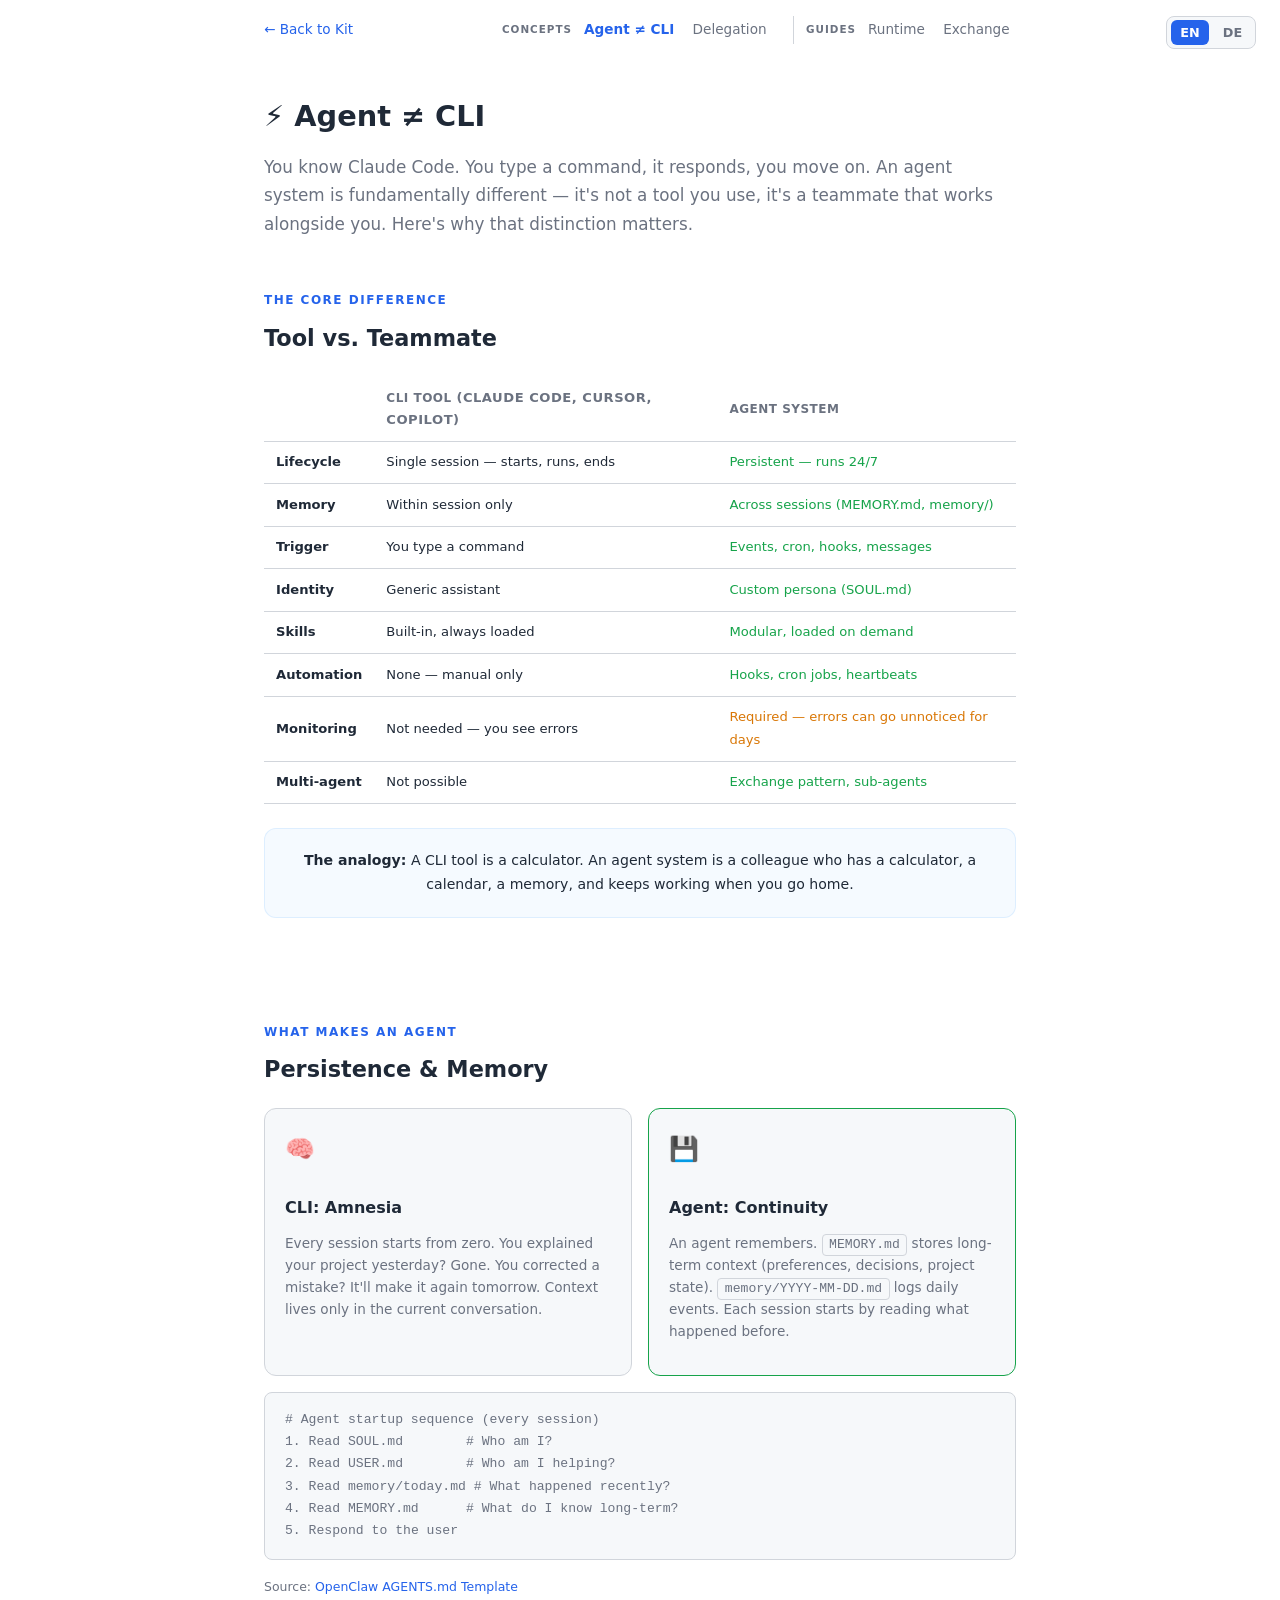
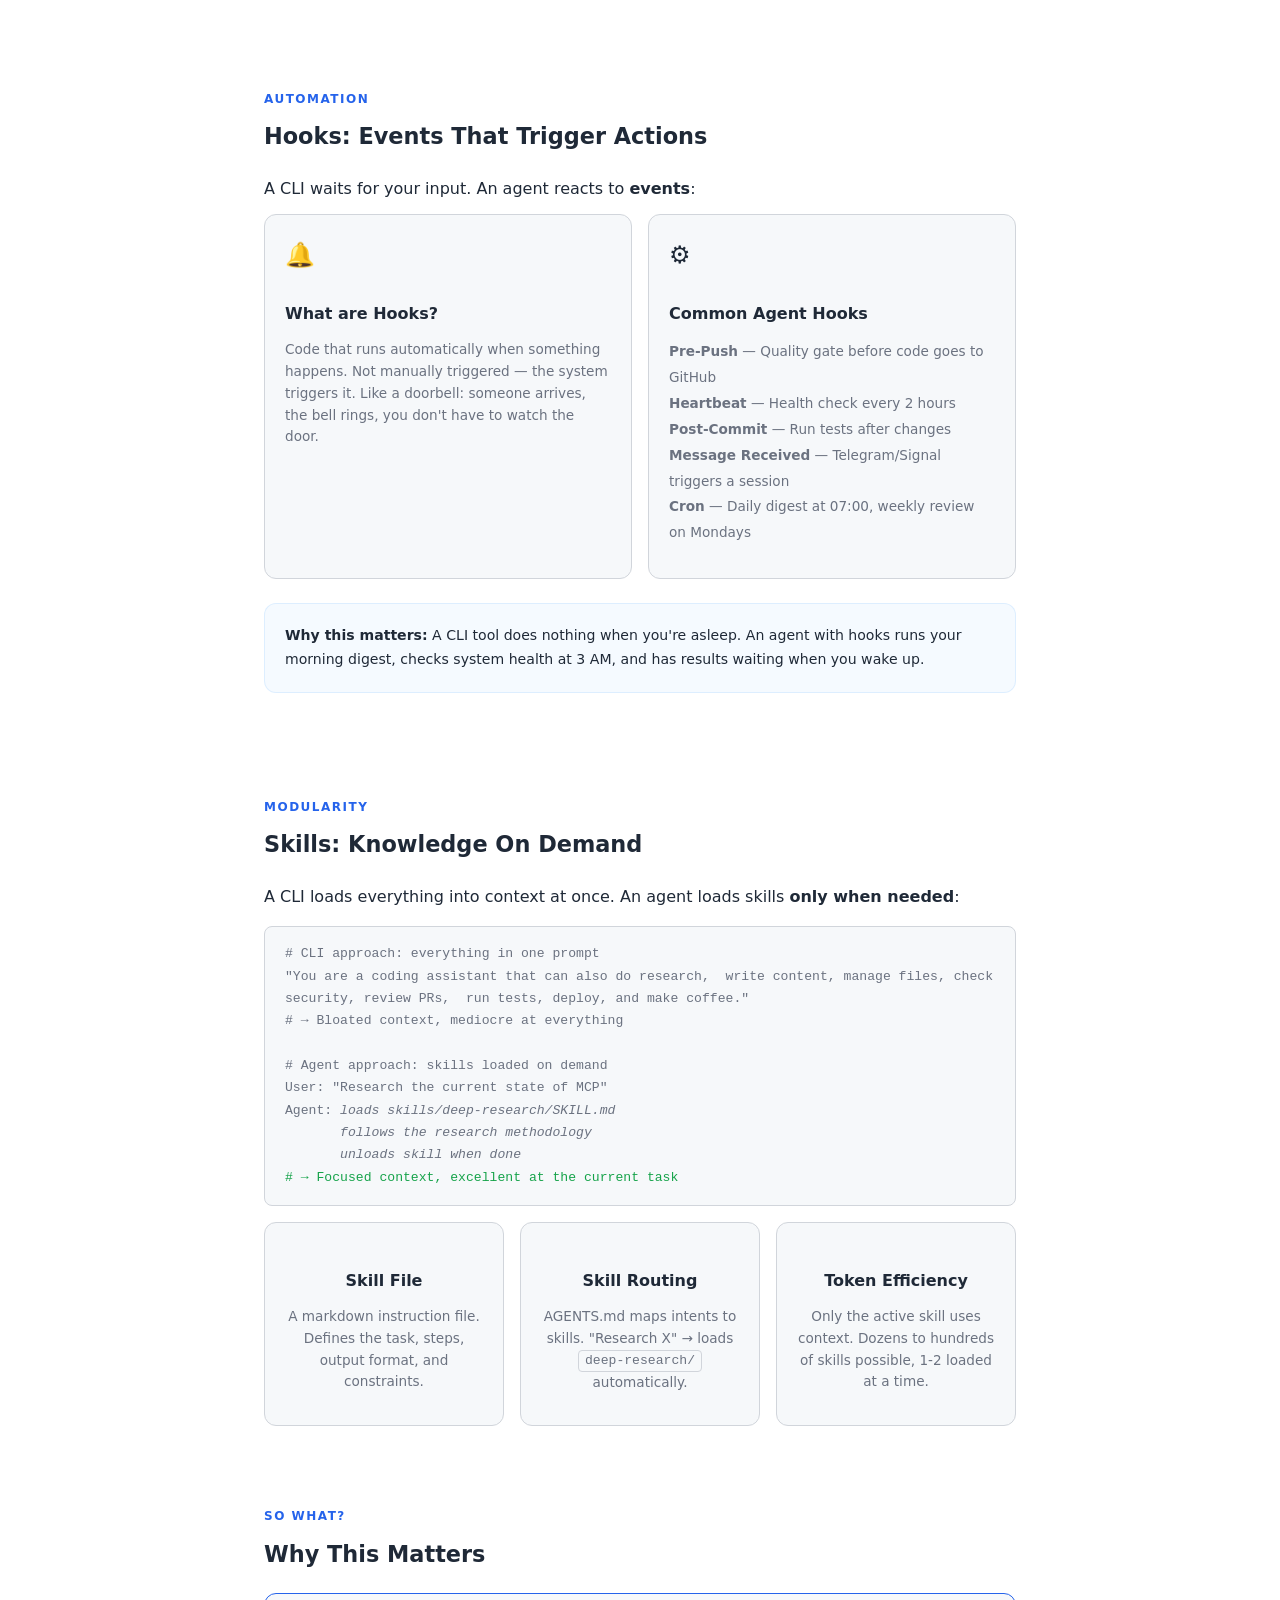
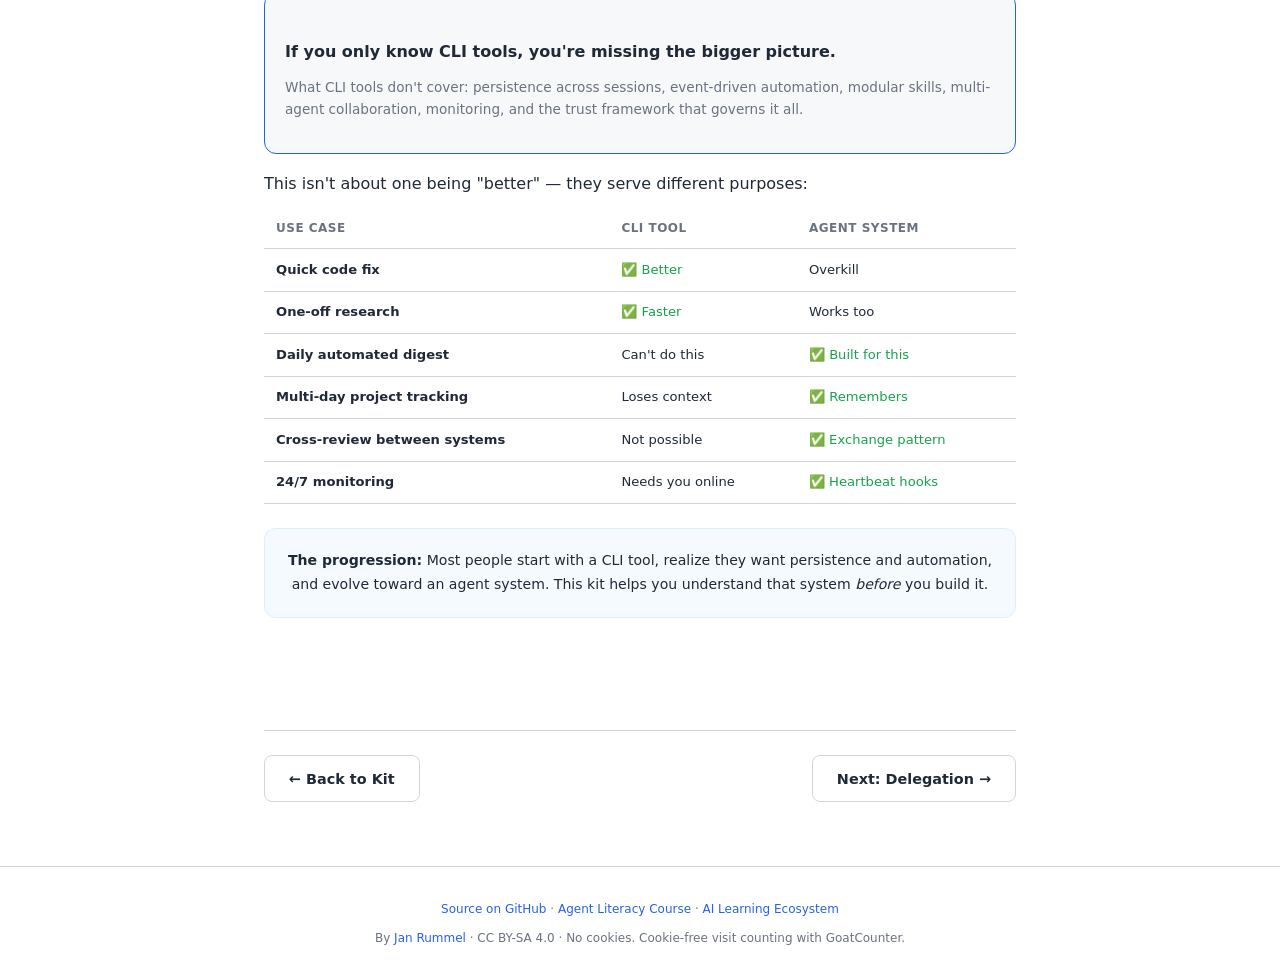
<file: agent-vs-cli.html>
<!DOCTYPE html>
<html lang="en">
<head>
  <meta charset="UTF-8">
  <meta name="viewport" content="width=device-width, initial-scale=1.0">
  <title>Agent ≠ CLI — What Makes an Agent System Different | Agent System Starter Kit</title>
  <meta name="description" content="Claude Code is a tool. An agent system is a teammate. This guide explains the difference — persistence, memory, hooks, skills, and why it matters.">
  <meta property="og:title" content="Agent ≠ CLI — What Makes an Agent System Different">
  <meta property="og:description" content="Claude Code is a tool. An agent system is a teammate. Here's the difference.">
  <meta property="og:type" content="article">
  <meta property="og:url" content="https://planck-lab.github.io/agent-system-starter-kit/agent-vs-cli.html">
  <meta property="og:image" content="https://planck-lab.github.io/agent-system-starter-kit/og-image.png">
  <meta property="og:image:width" content="1200">
  <meta property="og:image:height" content="630">
  <meta name="twitter:card" content="summary">
  <meta name="twitter:title" content="Agent ≠ CLI — What Makes an Agent System Different">
  <meta name="twitter:description" content="Claude Code is a tool. An agent system is a teammate. Here's the difference.">
  <meta name="twitter:image" content="https://planck-lab.github.io/agent-system-starter-kit/og-image.png">
  <link rel="icon" href="data:image/svg+xml,<svg xmlns='http://www.w3.org/2000/svg' viewBox='0 0 100 100'><text y='.9em' font-size='90'>🏗️</text></svg>">
  <link rel="stylesheet" href="style.css">
</head>
<body>
<div class="lang-switch" role="navigation" aria-label="Language">
  <button class="lang-btn active" onclick="setLang('en')">EN</button>
  <button class="lang-btn" onclick="setLang('de')">DE</button>
</div>

<nav class="doc-nav" aria-label="Main navigation">
  <a href="index.html"><span class="en">← Back to Kit</span><span class="de">← Zurück zum Kit</span></a>
  <span class="nav-links">
    <span class="nav-group"><span class="nav-label"><span class="en">Concepts</span><span class="de">Konzepte</span></span> <a href="agent-vs-cli.html" class="active">Agent ≠ CLI</a> <a href="delegation.html">Delegation</a></span>
    <span class="nav-group"><span class="nav-label"><span class="en">Guides</span><span class="de">Anleitungen</span></span> <a href="runtime.html">Runtime</a> <a href="agent-exchange.html">Exchange</a></span>
  </span>
</nav>

<div class="container doc-container">

<h1><span class="en">⚡ Agent ≠ CLI</span><span class="de">⚡ Agent ≠ CLI</span></h1>
<p class="doc-intro"><span class="en">You know Claude Code. You type a command, it responds, you move on. An agent system is fundamentally different — it's not a tool you use, it's a teammate that works alongside you. Here's why that distinction matters.</span><span class="de">Du kennst Claude Code. Du gibst einen Befehl ein, er antwortet, du machst weiter. Ein Agent-System ist grundlegend anders – es ist kein Werkzeug, das du benutzt, sondern ein Teamkollege, der an deiner Seite arbeitet. Hier ist, warum dieser Unterschied wichtig ist.</span></p>

<!-- The Core Difference -->
<section>
  <h2><span class="label"><span class="en">The Core Difference</span><span class="de">Der Kernunterschied</span></span><span class="en">Tool vs. Teammate</span><span class="de">Werkzeug vs. Teamkollege</span></h2>
  <table class="compare-table">
    <thead>
      <tr><th></th><th><span class="en">CLI Tool</span><span class="de">CLI-Werkzeug</span> <span class="muted">(Claude Code, Cursor, Copilot)</span></th><th><span class="en">Agent System</span><span class="de">Agent-System</span></th></tr>
    </thead>
    <tbody>
      <tr><td><span class="en">Lifecycle</span><span class="de">Lebenszyklus</span></td><td><span class="en">Single session — starts, runs, ends</span><span class="de">Einzelne Sitzung – startet, läuft, endet</span></td><td style="color:var(--green)"><span class="en">Persistent — runs 24/7</span><span class="de">Dauerhaft – läuft 24/7</span></td></tr>
      <tr><td><span class="en">Memory</span><span class="de">Gedächtnis</span></td><td><span class="en">Within session only</span><span class="de">Nur innerhalb der Sitzung</span></td><td style="color:var(--green)"><span class="en">Across sessions (MEMORY.md, memory/)</span><span class="de">Sitzungsübergreifend (MEMORY.md, memory/)</span></td></tr>
      <tr><td><span class="en">Trigger</span><span class="de">Auslöser</span></td><td><span class="en">You type a command</span><span class="de">Du gibst einen Befehl ein</span></td><td style="color:var(--green)"><span class="en">Events, cron, hooks, messages</span><span class="de">Ereignisse, Cron, Hooks, Nachrichten</span></td></tr>
      <tr><td><span class="en">Identity</span><span class="de">Identität</span></td><td><span class="en">Generic assistant</span><span class="de">Allgemeiner Assistent</span></td><td style="color:var(--green)"><span class="en">Custom persona (SOUL.md)</span><span class="de">Eigene Persona (SOUL.md)</span></td></tr>
      <tr><td><span class="en">Skills</span><span class="de">Skills</span></td><td><span class="en">Built-in, always loaded</span><span class="de">Eingebaut, immer geladen</span></td><td style="color:var(--green)"><span class="en">Modular, loaded on demand</span><span class="de">Modular, bei Bedarf geladen</span></td></tr>
      <tr><td><span class="en">Automation</span><span class="de">Automatisierung</span></td><td><span class="en">None — manual only</span><span class="de">Keine – nur manuell</span></td><td style="color:var(--green)"><span class="en">Hooks, cron jobs, heartbeats</span><span class="de">Hooks, Cron-Jobs, Heartbeats</span></td></tr>
      <tr><td><span class="en">Monitoring</span><span class="de">Überwachung</span></td><td><span class="en">Not needed — you see errors</span><span class="de">Nicht nötig – du siehst Fehler</span></td><td style="color:var(--orange)"><span class="en">Required — errors can go unnoticed for days</span><span class="de">Erforderlich – Fehler können tagelang unbemerkt bleiben</span></td></tr>
      <tr><td>Multi-agent</td><td><span class="en">Not possible</span><span class="de">Nicht möglich</span></td><td style="color:var(--green)"><span class="en">Exchange pattern, sub-agents</span><span class="de">Exchange-Muster, Sub-Agents</span></td></tr>
    </tbody>
  </table>

  <div class="callout" style="text-align:center">
    <strong><span class="en">The analogy:</span><span class="de">Die Analogie:</span></strong> <span class="en">A CLI tool is a calculator. An agent system is a colleague who has a calculator, a calendar, a memory, and keeps working when you go home.</span><span class="de">Ein CLI-Werkzeug ist ein Taschenrechner. Ein Agent-System ist ein Kollege, der einen Taschenrechner, einen Kalender und ein Gedächtnis hat und weiterarbeitet, wenn du nach Hause gehst.</span>
  </div>
</section>

<!-- Persistence & Memory -->
<section>
  <h2><span class="label"><span class="en">What Makes an Agent</span><span class="de">Was einen Agent ausmacht</span></span><span class="en">Persistence & Memory</span><span class="de">Persistenz & Gedächtnis</span></h2>

  <div class="grid grid-2">
    <div class="card">
      <div class="icon">🧠</div>
      <h3><span class="en">CLI: Amnesia</span><span class="de">CLI: Amnesie</span></h3>
      <p><span class="en">Every session starts from zero. You explained your project yesterday? Gone. You corrected a mistake? It'll make it again tomorrow. Context lives only in the current conversation.</span><span class="de">Jede Sitzung beginnt bei Null. Du hast gestern dein Projekt erklärt? Vergessen. Du hast einen Fehler korrigiert? Morgen wird er ihn wieder machen. Der Kontext existiert nur im aktuellen Gespräch.</span></p>
    </div>
    <div class="card" style="border-color:var(--green)">
      <div class="icon">💾</div>
      <h3><span class="en">Agent: Continuity</span><span class="de">Agent: Kontinuität</span></h3>
      <p><span class="en">An agent remembers. <code>MEMORY.md</code> stores long-term context (preferences, decisions, project state). <code>memory/YYYY-MM-DD.md</code> logs daily events. Each session starts by reading what happened before.</span><span class="de">Ein Agent erinnert sich. <code>MEMORY.md</code> speichert langfristigen Kontext (Präferenzen, Entscheidungen, Projektstatus). <code>memory/YYYY-MM-DD.md</code> protokolliert tägliche Ereignisse. Jede Sitzung beginnt mit dem Lesen dessen, was zuvor geschah.</span></p>
    </div>
  </div>

  <div class="code-block">
<span style="color:var(--muted)"># <span class="en">Agent startup sequence (every session)</span><span class="de">Agent-Startsequenz (jede Sitzung)</span></span><br>
1. Read SOUL.md&nbsp;&nbsp;&nbsp;&nbsp;&nbsp;&nbsp;&nbsp;&nbsp;<span style="color:var(--muted)"># <span class="en">Who am I?</span><span class="de">Wer bin ich?</span></span><br>
2. Read USER.md&nbsp;&nbsp;&nbsp;&nbsp;&nbsp;&nbsp;&nbsp;&nbsp;<span style="color:var(--muted)"># <span class="en">Who am I helping?</span><span class="de">Wem helfe ich?</span></span><br>
3. Read memory/today.md&nbsp;<span style="color:var(--muted)"># <span class="en">What happened recently?</span><span class="de">Was ist kürzlich passiert?</span></span><br>
4. Read MEMORY.md&nbsp;&nbsp;&nbsp;&nbsp;&nbsp;&nbsp;<span style="color:var(--muted)"># <span class="en">What do I know long-term?</span><span class="de">Was weiß ich langfristig?</span></span><br>
5. <span class="en">Respond to the user</span><span class="de">Dem Benutzer antworten</span>
  </div>
  <p class="source-line"><span class="en">Source:</span><span class="de">Quelle:</span> <a href="https://docs.openclaw.ai/reference/templates/AGENTS">OpenClaw AGENTS.md Template</a></p>
</section>

<!-- Hooks -->
<section>
  <h2><span class="label"><span class="en">Automation</span><span class="de">Automatisierung</span></span><span class="en">Hooks: Events That Trigger Actions</span><span class="de">Hooks: Ereignisse, die Aktionen auslösen</span></h2>

  <p><span class="en">A CLI waits for your input. An agent reacts to <strong>events</strong>:</span><span class="de">Ein CLI wartet auf deine Eingabe. Ein Agent reagiert auf <strong>Ereignisse</strong>:</span></p>

  <div class="grid grid-2">
    <div class="card">
      <div class="icon">🔔</div>
      <h3><span class="en">What are Hooks?</span><span class="de">Was sind Hooks?</span></h3>
      <p><span class="en">Code that runs automatically when something happens. Not manually triggered — the system triggers it. Like a doorbell: someone arrives, the bell rings, you don't have to watch the door.</span><span class="de">Code, der automatisch ausgeführt wird, wenn etwas passiert. Nicht manuell ausgelöst – das System löst ihn aus. Wie eine Türklingel: Jemand kommt an, die Klingel läutet, du musst nicht die Tür beobachten.</span></p>
    </div>
    <div class="card">
      <div class="icon">⚙️</div>
      <h3><span class="en">Common Agent Hooks</span><span class="de">Übliche Agent-Hooks</span></h3>
      <p style="font-size:.85rem;line-height:1.9">
        <strong>Pre-Push</strong> — <span class="en">Quality gate before code goes to GitHub</span><span class="de">Qualitätstor, bevor Code auf GitHub geht</span><br>
        <strong>Heartbeat</strong> — <span class="en">Health check every 2 hours</span><span class="de">Gesundheitsprüfung alle 2 Stunden</span><br>
        <strong>Post-Commit</strong> — <span class="en">Run tests after changes</span><span class="de">Tests nach Änderungen ausführen</span><br>
        <strong><span class="en">Message Received</span><span class="de">Nachricht empfangen</span></strong> — <span class="en">Telegram/Signal triggers a session</span><span class="de">Telegram/Signal löst eine Sitzung aus</span><br>
        <strong>Cron</strong> — <span class="en">Daily digest at 07:00, weekly review on Mondays</span><span class="de">Tägliche Zusammenfassung um 07:00, wöchentlicher Rückblick montags</span>
      </p>
    </div>
  </div>

  <div class="callout">
    <strong><span class="en">Why this matters:</span><span class="de">Warum das wichtig ist:</span></strong> <span class="en">A CLI tool does nothing when you're asleep. An agent with hooks runs your morning digest, checks system health at 3 AM, and has results waiting when you wake up.</span><span class="de">Ein CLI-Werkzeug tut nichts, wenn du schläfst. Ein Agent mit Hooks erstellt deine morgendliche Zusammenfassung, überprüft die Systemgesundheit um 3 Uhr nachts und hat Ergebnisse parat, wenn du aufwachst.</span>
  </div>
</section>

<!-- Skills -->
<section>
  <h2><span class="label"><span class="en">Modularity</span><span class="de">Modularität</span></span><span class="en">Skills: Knowledge On Demand</span><span class="de">Skills: Wissen bei Bedarf</span></h2>

  <p><span class="en">A CLI loads everything into context at once. An agent loads skills <strong>only when needed</strong>:</span><span class="de">Ein CLI lädt alles auf einmal in den Kontext. Ein Agent lädt Skills <strong>nur bei Bedarf</strong>:</span></p>

  <div class="code-block">
<span style="color:var(--muted)"># <span class="en">CLI approach: everything in one prompt</span><span class="de">CLI-Ansatz: alles in einem Prompt</span></span><br>
<span class="en">"You are a coding assistant that can also do research,
&nbsp;write content, manage files, check security, review PRs,
&nbsp;run tests, deploy, and make coffee."</span><span class="de">"Du bist ein Programmierassistent, der auch recherchieren,
&nbsp;Inhalte schreiben, Dateien verwalten, Sicherheit prüfen, PRs überprüfen,
&nbsp;Tests ausführen, bereitstellen und Kaffee kochen kann."</span><br>
<span style="color:var(--muted)"># → <span class="en">Bloated context, mediocre at everything</span><span class="de">Aufgeblähter Kontext, in allem mittelmäßig</span></span><br>
<br>
<span style="color:var(--muted)"># <span class="en">Agent approach: skills loaded on demand</span><span class="de">Agent-Ansatz: Skills bei Bedarf geladen</span></span><br>
User: "<span class="en">Research the current state of MCP</span><span class="de">Recherchiere den aktuellen Stand von MCP</span>"<br>
Agent: <em><span class="en">loads skills/deep-research/SKILL.md</span><span class="de">lädt skills/deep-research/SKILL.md</span></em><br>
&nbsp;&nbsp;&nbsp;&nbsp;&nbsp;&nbsp;&nbsp;<em><span class="en">follows the research methodology</span><span class="de">folgt der Recherchemethodik</span></em><br>
&nbsp;&nbsp;&nbsp;&nbsp;&nbsp;&nbsp;&nbsp;<em><span class="en">unloads skill when done</span><span class="de">entlädt Skill, wenn fertig</span></em><br>
<span style="color:var(--green)"># → <span class="en">Focused context, excellent at the current task</span><span class="de">Fokussierter Kontext, exzellent bei der aktuellen Aufgabe</span></span>
  </div>

  <div class="grid grid-3">
    <div class="card" style="text-align:center">
      <h3><span class="en">Skill File</span><span class="de">Skill-Datei</span></h3>
      <p><span class="en">A markdown instruction file. Defines the task, steps, output format, and constraints.</span><span class="de">Eine Markdown-Anweisungsdatei. Definiert die Aufgabe, Schritte, Ausgabeformat und Einschränkungen.</span></p>
    </div>
    <div class="card" style="text-align:center">
      <h3><span class="en">Skill Routing</span><span class="de">Skill-Routing</span></h3>
      <p><span class="en">AGENTS.md maps intents to skills. "Research X" → loads <code>deep-research/</code> automatically.</span><span class="de">AGENTS.md ordnet Absichten Skills zu. "Recherchiere X" → lädt automatisch <code>deep-research/</code>.</span></p>
    </div>
    <div class="card" style="text-align:center">
      <h3><span class="en">Token Efficiency</span><span class="de">Token-Effizienz</span></h3>
      <p><span class="en">Only the active skill uses context. Dozens to hundreds of skills possible, 1-2 loaded at a time.</span><span class="de">Nur der aktive Skill nutzt den Kontext. Dutzende bis Hunderte von Skills möglich, 1-2 gleichzeitig geladen.</span></p>
    </div>
  </div>
</section>

<!-- Why It Matters -->
<section>
  <h2><span class="label">So What?</span><span class="en">Why This Matters</span><span class="de">Warum das wichtig ist</span></h2>

  <div class="card" style="border-color:var(--accent);margin-bottom:1rem">
    <h3><span class="en">If you only know CLI tools, you're missing the bigger picture.</span><span class="de">Wenn du nur CLI-Werkzeuge kennst, verpasst du das große Ganze.</span></h3>
    <p><span class="en">What CLI tools don't cover: persistence across sessions, event-driven automation, modular skills, multi-agent collaboration, monitoring, and the trust framework that governs it all.</span><span class="de">Was CLI-Werkzeuge nicht abdecken: sitzungsübergreifende Persistenz, ereignisgesteuerte Automatisierung, modulare Skills, Multi-Agent-Kollaboration, Überwachung und das Vertrauensframework, das alles regelt.</span></p>
  </div>

  <p><span class="en">This isn't about one being "better" — they serve different purposes:</span><span class="de">Es geht nicht darum, dass eines "besser" ist – sie dienen unterschiedlichen Zwecken:</span></p>

  <table class="compare-table">
    <thead>
      <tr><th><span class="en">Use Case</span><span class="de">Anwendungsfall</span></th><th><span class="en">CLI Tool</span><span class="de">CLI-Werkzeug</span></th><th><span class="en">Agent System</span><span class="de">Agent-System</span></th></tr>
    </thead>
    <tbody>
      <tr><td><span class="en">Quick code fix</span><span class="de">Schnelle Code-Korrektur</span></td><td style="color:var(--green)">✅ <span class="en">Better</span><span class="de">Besser</span></td><td><span class="en">Overkill</span><span class="de">Überdimensioniert</span></td></tr>
      <tr><td><span class="en">One-off research</span><span class="de">Einmalige Recherche</span></td><td style="color:var(--green)">✅ <span class="en">Faster</span><span class="de">Schneller</span></td><td><span class="en">Works too</span><span class="de">Funktioniert auch</span></td></tr>
      <tr><td><span class="en">Daily automated digest</span><span class="de">Tägliche autom. Zusammenfassung</span></td><td><span class="en">Can't do this</span><span class="de">Kann das nicht</span></td><td style="color:var(--green)">✅ <span class="en">Built for this</span><span class="de">Dafür gemacht</span></td></tr>
      <tr><td><span class="en">Multi-day project tracking</span><span class="de">Mehrtägige Projektverfolgung</span></td><td><span class="en">Loses context</span><span class="de">Verliert Kontext</span></td><td style="color:var(--green)">✅ <span class="en">Remembers</span><span class="de">Erinnert sich</span></td></tr>
      <tr><td><span class="en">Cross-review between systems</span><span class="de">Systemübergreifende Prüfung</span></td><td><span class="en">Not possible</span><span class="de">Nicht möglich</span></td><td style="color:var(--green)">✅ Exchange pattern</td></tr>
      <tr><td>24/7 <span class="en">monitoring</span><span class="de">Überwachung</span></td><td><span class="en">Needs you online</span><span class="de">Benötigt deine Online-Präsenz</span></td><td style="color:var(--green)">✅ Heartbeat hooks</td></tr>
    </tbody>
  </table>

  <div class="callout" style="text-align:center;margin-top:1.5rem">
    <strong><span class="en">The progression:</span><span class="de">Die Entwicklung:</span></strong> <span class="en">Most people start with a CLI tool, realize they want persistence and automation, and evolve toward an agent system. This kit helps you understand that system <em>before</em> you build it.</span><span class="de">Die meisten Leute beginnen mit einem CLI-Werkzeug, stellen fest, dass sie Persistenz und Automatisierung wollen, und entwickeln sich zu einem Agent-System. Dieses Kit hilft dir, dieses System zu verstehen, <em>bevor</em> du es baust.</span>
  </div>
</section>

<!-- Nav -->
<div class="doc-bottom-nav">
  <a href="index.html" class="btn btn-secondary"><span class="en">← Back to Kit</span><span class="de">← Zurück zum Kit</span></a>
  <a href="delegation.html" class="btn btn-secondary"><span class="en">Next: Delegation →</span><span class="de">Weiter: Delegation →</span></a>
</div>

</div><!-- /.container -->

<footer>
  <a href="https://github.com/planck-lab/agent-system-starter-kit"><span class="en">Source on GitHub</span><span class="de">Quelle auf GitHub</span></a> ·
  <a href="https://janrummel.github.io/agent-literacy/"><span class="en">Agent Literacy Course</span><span class="de">Agent Literacy Kurs</span></a> ·
  <a href="https://janrummel.github.io/ai-learning/"><span class="en">AI Learning Ecosystem</span><span class="de">KI-Lernökosystem</span></a>
  <br><span style="margin-top:.5rem;display:inline-block"><span class="en">By <a href="https://linkedin.com/in/janrummel">Jan Rummel</a> · CC BY-SA 4.0 · No cookies. Cookie-free visit counting with GoatCounter.</span><span class="de">Von <a href="https://linkedin.com/in/janrummel">Jan Rummel</a> · CC BY-SA 4.0 · Keine Cookies. Cookielose Besuchszählung mit GoatCounter.</span></span>
</footer>

<script>
function setLang(l){document.documentElement.lang=l;document.querySelectorAll('.lang-btn').forEach(b=>b.classList.remove('active'));document.querySelector('.lang-btn[onclick="setLang(\''+l+'\')"]').classList.add('active');localStorage.setItem('agent-kit-lang',l)}
var saved=localStorage.getItem('agent-kit-lang');if(saved){setLang(saved)}else if(navigator.language.startsWith('de')){setLang('de')}
</script>
<script data-goatcounter="https://janrummel.goatcounter.com/count" async src="//gc.zgo.at/count.js"></script>
</body>
</html>
</file>
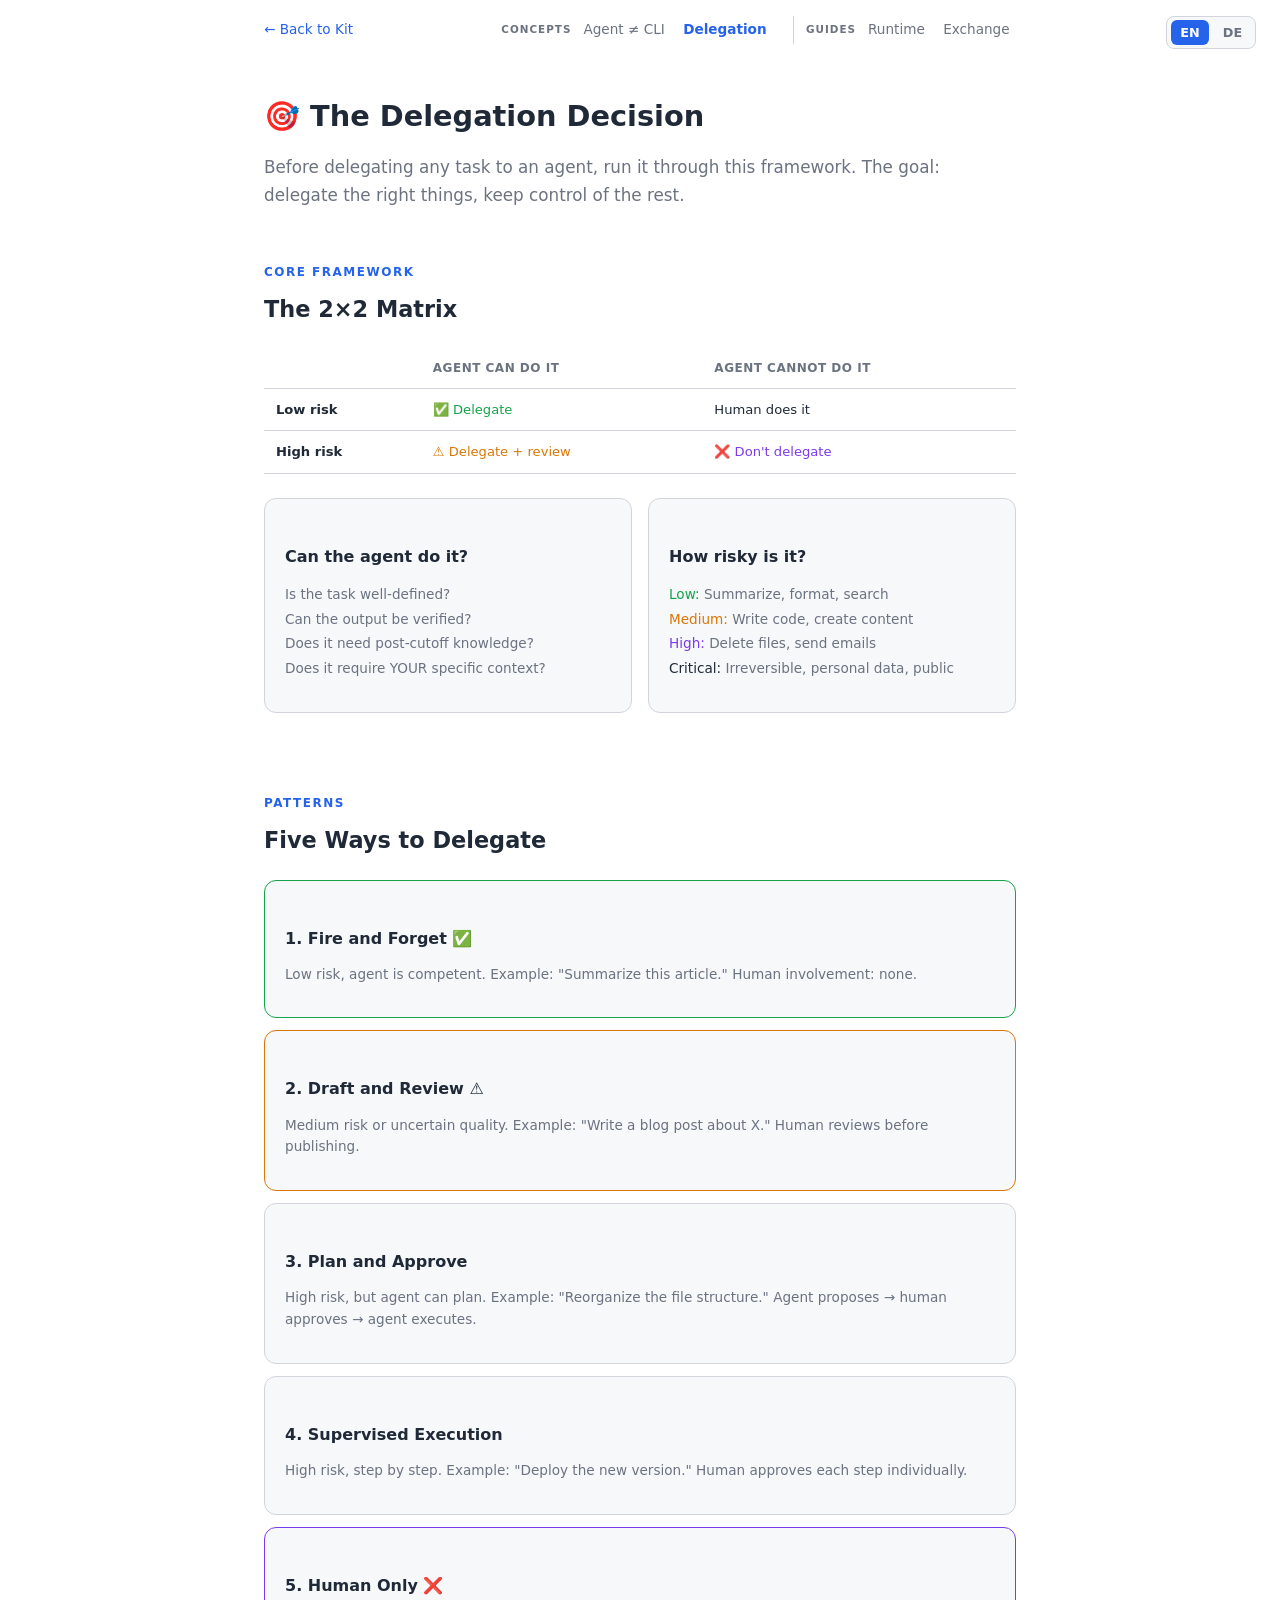
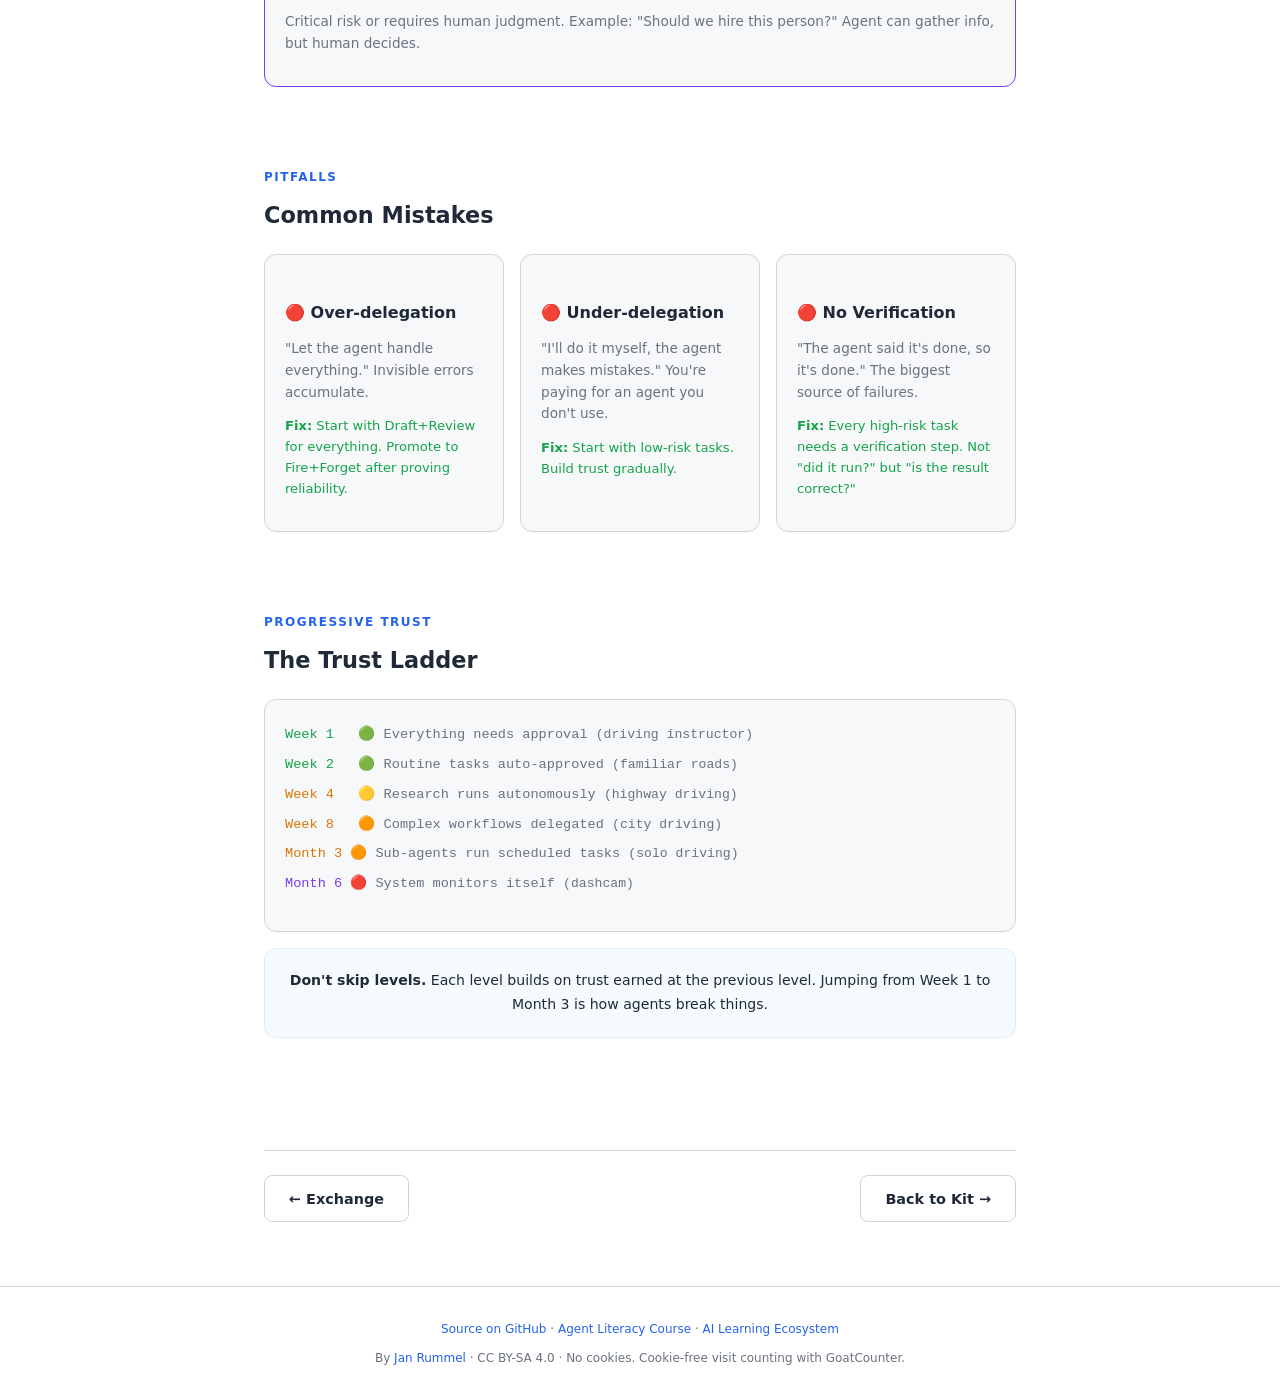
<file: delegation.html>
<!DOCTYPE html>
<html lang="en">
<head>
  <meta charset="UTF-8">
  <meta name="viewport" content="width=device-width, initial-scale=1.0">
  <title>The Delegation Decision — When to Delegate, When Not To | Agent System Starter Kit</title>
  <meta name="description" content="A practical framework for deciding which tasks to delegate to AI agents. The 2×2 matrix, delegation patterns, and the trust ladder.">
  <meta property="og:title" content="The Delegation Decision — When to Delegate, When Not To">
  <meta property="og:description" content="A practical framework for deciding which tasks to delegate to AI agents.">
  <meta property="og:type" content="article">
  <meta property="og:url" content="https://planck-lab.github.io/agent-system-starter-kit/delegation.html">
  <meta property="og:image" content="https://planck-lab.github.io/agent-system-starter-kit/og-image.png">
  <meta property="og:image:width" content="1200">
  <meta property="og:image:height" content="630">
  <meta name="twitter:card" content="summary">
  <meta name="twitter:title" content="The Delegation Decision">
  <meta name="twitter:description" content="A practical framework for deciding which tasks to delegate to AI agents.">
  <meta name="twitter:image" content="https://planck-lab.github.io/agent-system-starter-kit/og-image.png">
  <link rel="icon" href="data:image/svg+xml,<svg xmlns='http://www.w3.org/2000/svg' viewBox='0 0 100 100'><text y='.9em' font-size='90'>🏗️</text></svg>">
  <link rel="stylesheet" href="style.css">
</head>
<body>
<div class="lang-switch" role="navigation" aria-label="Language">
  <button class="lang-btn active" onclick="setLang('en')">EN</button>
  <button class="lang-btn" onclick="setLang('de')">DE</button>
</div>

<nav class="doc-nav" aria-label="Main navigation">
  <a href="index.html"><span class="en">← Back to Kit</span><span class="de">← Zurück zum Kit</span></a>
  <span class="nav-links">
    <span class="nav-group"><span class="nav-label"><span class="en">Concepts</span><span class="de">Konzepte</span></span> <a href="agent-vs-cli.html">Agent ≠ CLI</a> <a href="delegation.html" class="active">Delegation</a></span>
    <span class="nav-group"><span class="nav-label"><span class="en">Guides</span><span class="de">Anleitungen</span></span> <a href="runtime.html">Runtime</a> <a href="agent-exchange.html">Exchange</a></span>
  </span>
</nav>

<div class="container doc-container">

<h1><span class="en">🎯 The Delegation Decision</span><span class="de">🎯 Die Delegations-Entscheidung</span></h1>
<p class="doc-intro"><span class="en">Before delegating any task to an agent, run it through this framework. The goal: delegate the right things, keep control of the rest.</span><span class="de">Bevor du eine Aufgabe an einen Agent delegierst, prüfe sie mit diesem Framework. Das Ziel: die richtigen Dinge delegieren und die Kontrolle über den Rest behalten.</span></p>

<!-- The Matrix -->
<section>
  <h2><span class="label"><span class="en">Core Framework</span><span class="de">Kern-Framework</span></span><span class="en">The 2×2 Matrix</span><span class="de">Die 2×2-Matrix</span></h2>
  <table class="compare-table" style="text-align:center">
    <thead>
      <tr><th></th><th><span class="en">Agent CAN do it</span><span class="de">Agent KANN es tun</span></th><th><span class="en">Agent CANNOT do it</span><span class="de">Agent KANN es NICHT tun</span></th></tr>
    </thead>
    <tbody>
      <tr><td style="font-weight:700"><span class="en">Low risk</span><span class="de">Geringes Risiko</span></td><td style="color:var(--green)">✅ <span class="en">Delegate</span><span class="de">Delegieren</span></td><td><span class="en">Human does it</span><span class="de">Mensch erledigt es</span></td></tr>
      <tr><td style="font-weight:700"><span class="en">High risk</span><span class="de">Hohes Risiko</span></td><td style="color:var(--orange)">⚠️ <span class="en">Delegate + review</span><span class="de">Delegieren + prüfen</span></td><td style="color:var(--purple)">❌ <span class="en">Don't delegate</span><span class="de">Nicht delegieren</span></td></tr>
    </tbody>
  </table>

  <div class="grid grid-2" style="margin-top:1.5rem">
    <div class="card">
      <h3><span class="en">Can the agent do it?</span><span class="de">Kann der Agent es tun?</span></h3>
      <p style="font-size:.85rem;line-height:1.8">
        <span class="en">Is the task well-defined?</span><span class="de">Ist die Aufgabe klar definiert?</span><br>
        <span class="en">Can the output be verified?</span><span class="de">Kann das Ergebnis überprüft werden?</span><br>
        <span class="en">Does it need post-cutoff knowledge?</span><span class="de">Benötigt es Wissen nach dem Stichtag?</span><br>
        <span class="en">Does it require YOUR specific context?</span><span class="de">Benötigt es DEINEN spezifischen Kontext?</span>
      </p>
    </div>
    <div class="card">
      <h3><span class="en">How risky is it?</span><span class="de">Wie riskant ist es?</span></h3>
      <p style="font-size:.85rem;line-height:1.8">
        <span style="color:var(--green)"><span class="en">Low:</span><span class="de">Gering:</span></span> <span class="en">Summarize, format, search</span><span class="de">Zusammenfassen, formatieren, suchen</span><br>
        <span style="color:var(--orange)"><span class="en">Medium:</span><span class="de">Mittel:</span></span> <span class="en">Write code, create content</span><span class="de">Code schreiben, Inhalte erstellen</span><br>
        <span style="color:var(--purple)"><span class="en">High:</span><span class="de">Hoch:</span></span> <span class="en">Delete files, send emails</span><span class="de">Dateien löschen, E-Mails senden</span><br>
        <span style="color:var(--text)"><span class="en">Critical:</span><span class="de">Kritisch:</span></span> <span class="en">Irreversible, personal data, public</span><span class="de">Irreversibel, persönliche Daten, öffentlich</span>
      </p>
    </div>
  </div>
</section>

<!-- Delegation Patterns -->
<section>
  <h2><span class="label"><span class="en">Patterns</span><span class="de">Muster</span></span><span class="en">Five Ways to Delegate</span><span class="de">Fünf Wege zu delegieren</span></h2>

  <div class="card" style="margin-bottom:.75rem;border-color:var(--green)">
    <h3><span class="en">1. Fire and Forget ✅</span><span class="de">1. Abfeuern und Vergessen ✅</span></h3>
    <p><span class="en">Low risk, agent is competent. Example: "Summarize this article." Human involvement: none.</span><span class="de">Geringes Risiko, Agent ist kompetent. Beispiel: „Fasse diesen Artikel zusammen.“ Menschliche Beteiligung: keine.</span></p>
  </div>

  <div class="card" style="margin-bottom:.75rem;border-color:var(--orange)">
    <h3><span class="en">2. Draft and Review ⚠️</span><span class="de">2. Entwerfen und Prüfen ⚠️</span></h3>
    <p><span class="en">Medium risk or uncertain quality. Example: "Write a blog post about X." Human reviews before publishing.</span><span class="de">Mittleres Risiko oder unsichere Qualität. Beispiel: „Schreibe einen Blogbeitrag über X.“ Mensch prüft vor der Veröffentlichung.</span></p>
  </div>

  <div class="card" style="margin-bottom:.75rem">
    <h3><span class="en">3. Plan and Approve</span><span class="de">3. Planen und Genehmigen</span></h3>
    <p><span class="en">High risk, but agent can plan. Example: "Reorganize the file structure." Agent proposes → human approves → agent executes.</span><span class="de">Hohes Risiko, aber Agent kann planen. Beispiel: „Organisiere die Dateistruktur neu.“ Agent schlägt vor → Mensch genehmigt → Agent führt aus.</span></p>
  </div>

  <div class="card" style="margin-bottom:.75rem">
    <h3><span class="en">4. Supervised Execution</span><span class="de">4. Überwachte Ausführung</span></h3>
    <p><span class="en">High risk, step by step. Example: "Deploy the new version." Human approves each step individually.</span><span class="de">Hohes Risiko, Schritt für Schritt. Beispiel: „Stelle die neue Version bereit.“ Mensch genehmigt jeden Schritt einzeln.</span></p>
  </div>

  <div class="card" style="border-color:var(--purple)">
    <h3><span class="en">5. Human Only ❌</span><span class="de">5. Nur Mensch ❌</span></h3>
    <p><span class="en">Critical risk or requires human judgment. Example: "Should we hire this person?" Agent can gather info, but human decides.</span><span class="de">Kritisches Risiko oder erfordert menschliches Urteilsvermögen. Beispiel: „Sollen wir diese Person einstellen?“ Agent kann Informationen sammeln, aber der Mensch entscheidet.</span></p>
  </div>
</section>

<!-- Common Mistakes -->
<section>
  <h2><span class="label"><span class="en">Pitfalls</span><span class="de">Fallstricke</span></span><span class="en">Common Mistakes</span><span class="de">Häufige Fehler</span></h2>

  <div class="grid grid-3">
    <div class="card">
      <h3><span class="en">🔴 Over-delegation</span><span class="de">🔴 Über-Delegation</span></h3>
      <p><span class="en">"Let the agent handle everything." Invisible errors accumulate.</span><span class="de">„Lass den Agent alles erledigen.“ Unsichtbare Fehler häufen sich an.</span></p>
      <p style="color:var(--green);font-size:.82rem;margin-top:.5rem"><strong><span class="en">Fix:</span><span class="de">Lösung:</span></strong> <span class="en">Start with Draft+Review for everything. Promote to Fire+Forget after proving reliability.</span><span class="de">Beginne bei allem mit Entwerfen+Prüfen. Steigere zu Abfeuern+Vergessen, nachdem die Zuverlässigkeit bewiesen ist.</span></p>
    </div>
    <div class="card">
      <h3><span class="en">🔴 Under-delegation</span><span class="de">🔴 Unter-Delegation</span></h3>
      <p><span class="en">"I'll do it myself, the agent makes mistakes." You're paying for an agent you don't use.</span><span class="de">„Ich mache es selbst, der Agent macht Fehler.“ Du bezahlst für einen Agent, den du nicht nutzt.</span></p>
      <p style="color:var(--green);font-size:.82rem;margin-top:.5rem"><strong><span class="en">Fix:</span><span class="de">Lösung:</span></strong> <span class="en">Start with low-risk tasks. Build trust gradually.</span><span class="de">Beginne mit risikoarmen Aufgaben. Baue schrittweise Vertrauen auf.</span></p>
    </div>
    <div class="card">
      <h3><span class="en">🔴 No Verification</span><span class="de">🔴 Keine Überprüfung</span></h3>
      <p><span class="en">"The agent said it's done, so it's done." The biggest source of failures.</span><span class="de">„Der Agent sagte, es sei erledigt, also ist es erledigt.“ Die größte Fehlerquelle.</span></p>
      <p style="color:var(--green);font-size:.82rem;margin-top:.5rem"><strong><span class="en">Fix:</span><span class="de">Lösung:</span></strong> <span class="en">Every high-risk task needs a verification step. Not "did it run?" but "is the result correct?"</span><span class="de">Jede risikoreiche Aufgabe benötigt einen Überprüfungsschritt. Nicht „ist es gelaufen?“, sondern „ist das Ergebnis korrekt?“</span></p>
    </div>
  </div>
</section>

<!-- Trust Ladder -->
<section>
  <h2><span class="label"><span class="en">Progressive Trust</span><span class="de">Progressives Vertrauen</span></span><span class="en">The Trust Ladder</span><span class="de">Die Vertrauensleiter</span></h2>

  <div class="card">
    <p style="font-family:'SF Mono',monospace;font-size:.85rem;line-height:2.2">
      <span style="color:var(--green)"><span class="en">Week 1&nbsp;&nbsp;</span><span class="de">Woche 1&nbsp;&nbsp;</span></span> 🟢 <span class="en">Everything needs approval</span><span class="de">Alles braucht Genehmigung</span> <span class="muted">(<span class="en">driving instructor</span><span class="de">Fahrlehrer</span>)</span><br>
      <span style="color:var(--green)"><span class="en">Week 2&nbsp;&nbsp;</span><span class="de">Woche 2&nbsp;&nbsp;</span></span> 🟢 <span class="en">Routine tasks auto-approved</span><span class="de">Routineaufgaben autom. genehmigt</span> <span class="muted">(<span class="en">familiar roads</span><span class="de">bekannte Straßen</span>)</span><br>
      <span style="color:var(--orange)"><span class="en">Week 4&nbsp;&nbsp;</span><span class="de">Woche 4&nbsp;&nbsp;</span></span> 🟡 <span class="en">Research runs autonomously</span><span class="de">Recherche läuft autonom</span> <span class="muted">(<span class="en">highway driving</span><span class="de">Autobahnfahrt</span>)</span><br>
      <span style="color:var(--orange)"><span class="en">Week 8&nbsp;&nbsp;</span><span class="de">Woche 8&nbsp;&nbsp;</span></span> 🟠 <span class="en">Complex workflows delegated</span><span class="de">Komplexe Workflows delegiert</span> <span class="muted">(<span class="en">city driving</span><span class="de">Stadtverkehr</span>)</span><br>
      <span style="color:var(--orange)"><span class="en">Month 3</span><span class="de">Monat 3</span></span> 🟠 <span class="en">Sub-agents run scheduled tasks</span><span class="de">Sub-Agents führen geplante Aufgaben aus</span> <span class="muted">(<span class="en">solo driving</span><span class="de">alleine fahren</span>)</span><br>
      <span style="color:var(--purple)"><span class="en">Month 6</span><span class="de">Monat 6</span></span> 🔴 <span class="en">System monitors itself</span><span class="de">System überwacht sich selbst</span> <span class="muted">(dashcam)</span>
    </p>
  </div>

  <div class="callout" style="text-align:center;margin-top:1rem">
    <strong><span class="en">Don't skip levels.</span><span class="de">Überspringe keine Stufen.</span></strong> <span class="en">Each level builds on trust earned at the previous level. Jumping from Week 1 to Month 3 is how agents break things.</span><span class="de">Jede Stufe baut auf dem Vertrauen auf, das auf der vorherigen Stufe erworben wurde. Von Woche 1 zu Monat 3 zu springen, ist, wie Agents Dinge kaputt machen.</span>
  </div>
</section>

<!-- Nav -->
<div class="doc-bottom-nav">
  <a href="agent-exchange.html" class="btn btn-secondary"><span class="en">← Exchange</span><span class="de">← Exchange</span></a>
  <a href="index.html" class="btn btn-secondary"><span class="en">Back to Kit →</span><span class="de">Zurück zum Kit →</span></a>
</div>

</div><!-- /.container -->

<footer>
  <a href="https://github.com/planck-lab/agent-system-starter-kit"><span class="en">Source on GitHub</span><span class="de">Quelle auf GitHub</span></a> ·
  <a href="https://janrummel.github.io/agent-literacy/"><span class="en">Agent Literacy Course</span><span class="de">Agent Literacy Kurs</span></a> ·
  <a href="https://janrummel.github.io/ai-learning/"><span class="en">AI Learning Ecosystem</span><span class="de">KI-Lernökosystem</span></a>
  <br><span style="margin-top:.5rem;display:inline-block"><span class="en">By <a href="https://linkedin.com/in/janrummel">Jan Rummel</a> · CC BY-SA 4.0 · No cookies. Cookie-free visit counting with GoatCounter.</span><span class="de">Von <a href="https://linkedin.com/in/janrummel">Jan Rummel</a> · CC BY-SA 4.0 · Keine Cookies. Cookielose Besuchszählung mit GoatCounter.</span></span>
</footer>

<script>
function setLang(l){document.documentElement.lang=l;document.querySelectorAll('.lang-btn').forEach(b=>b.classList.remove('active'));document.querySelector('.lang-btn[onclick="setLang(\''+l+'\')"]').classList.add('active');localStorage.setItem('agent-kit-lang',l)}
var saved=localStorage.getItem('agent-kit-lang');if(saved){setLang(saved)}else if(navigator.language.startsWith('de')){setLang('de')}
</script>
<script data-goatcounter="https://janrummel.goatcounter.com/count" async src="//gc.zgo.at/count.js"></script>
</body>
</html>
</file>
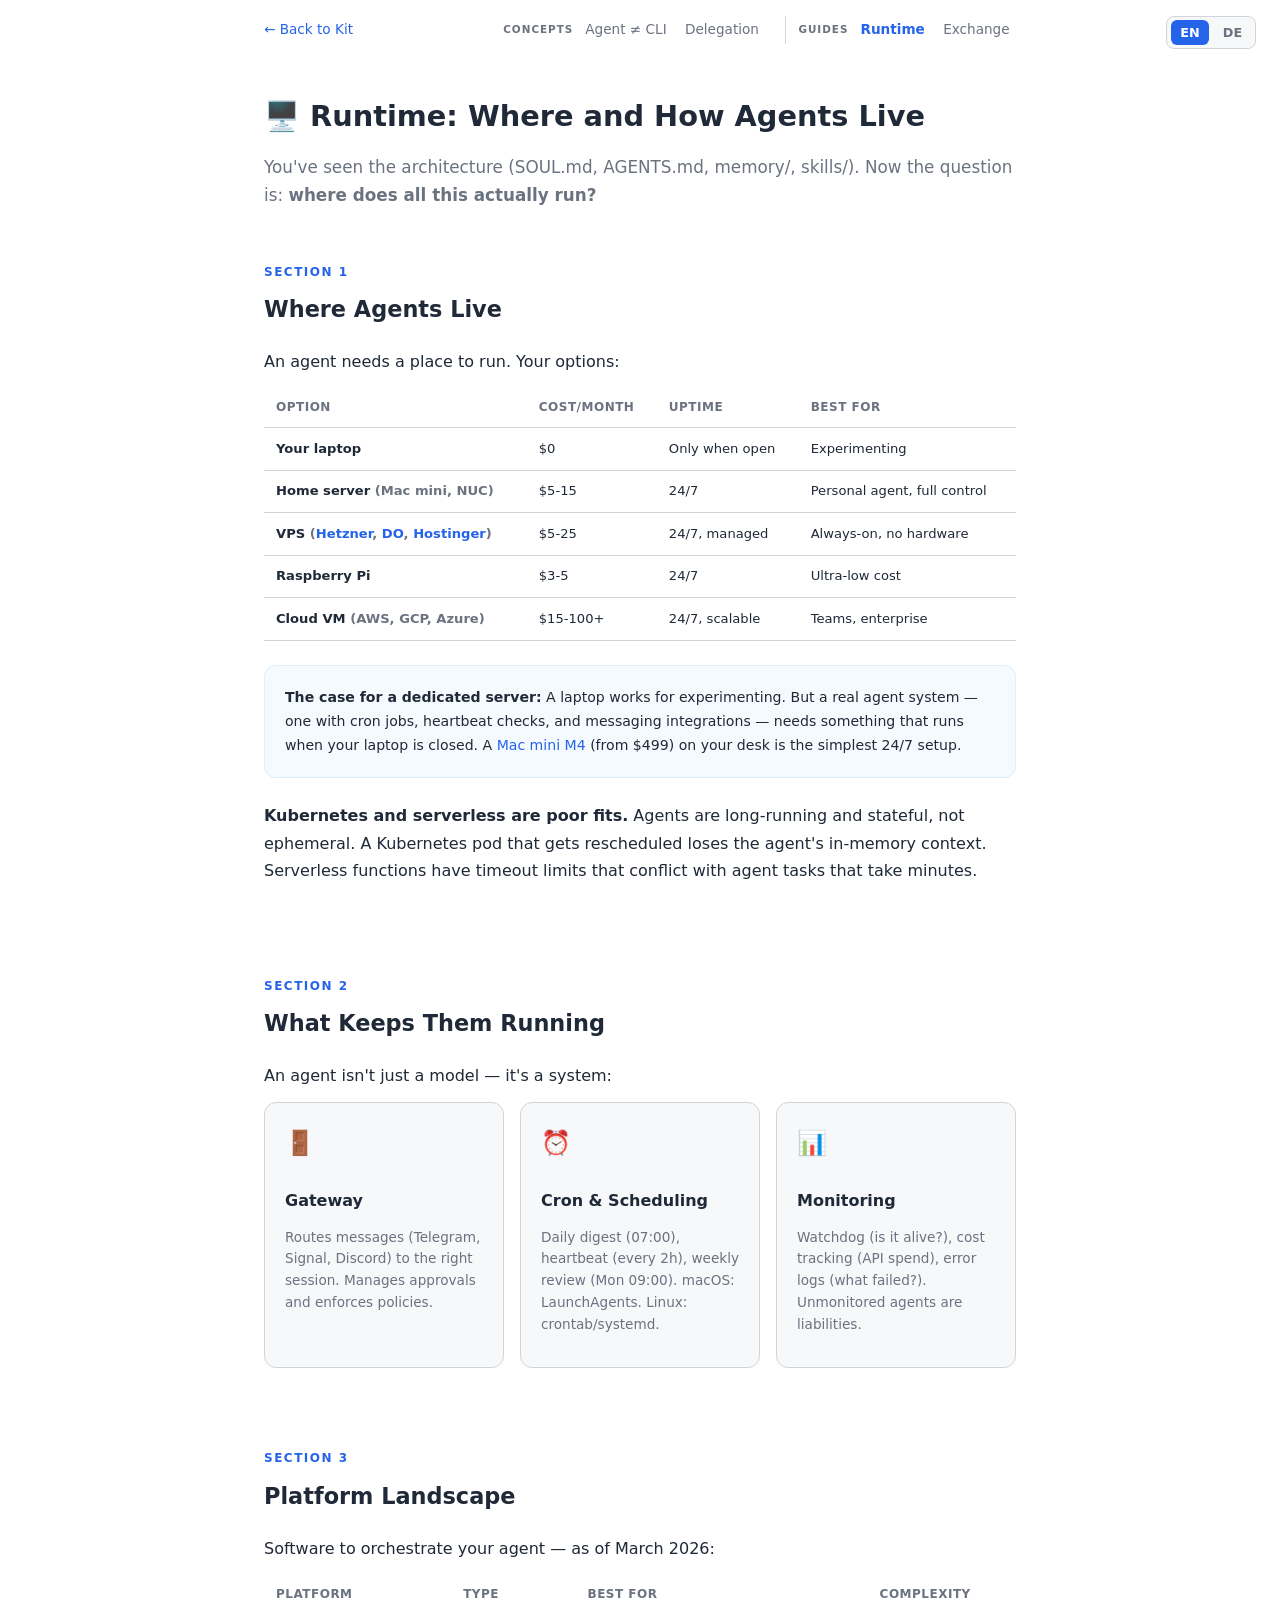
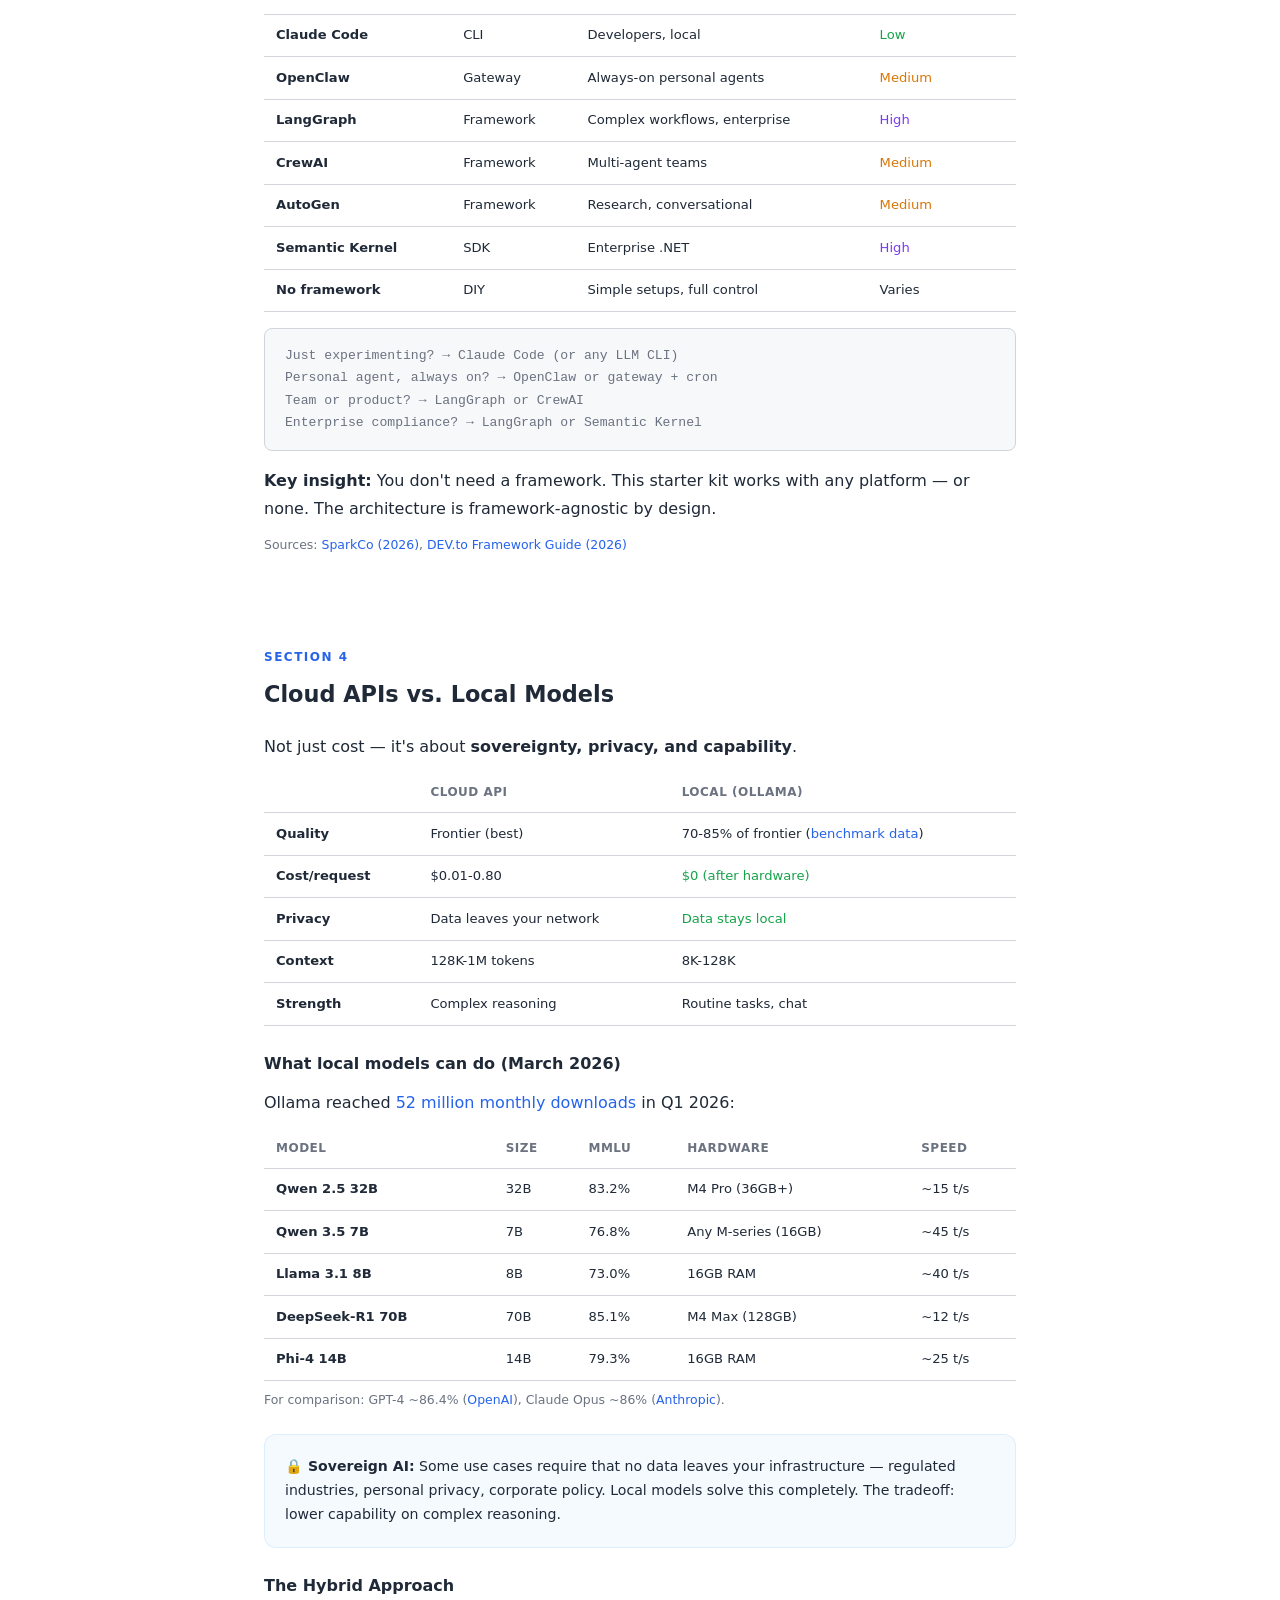
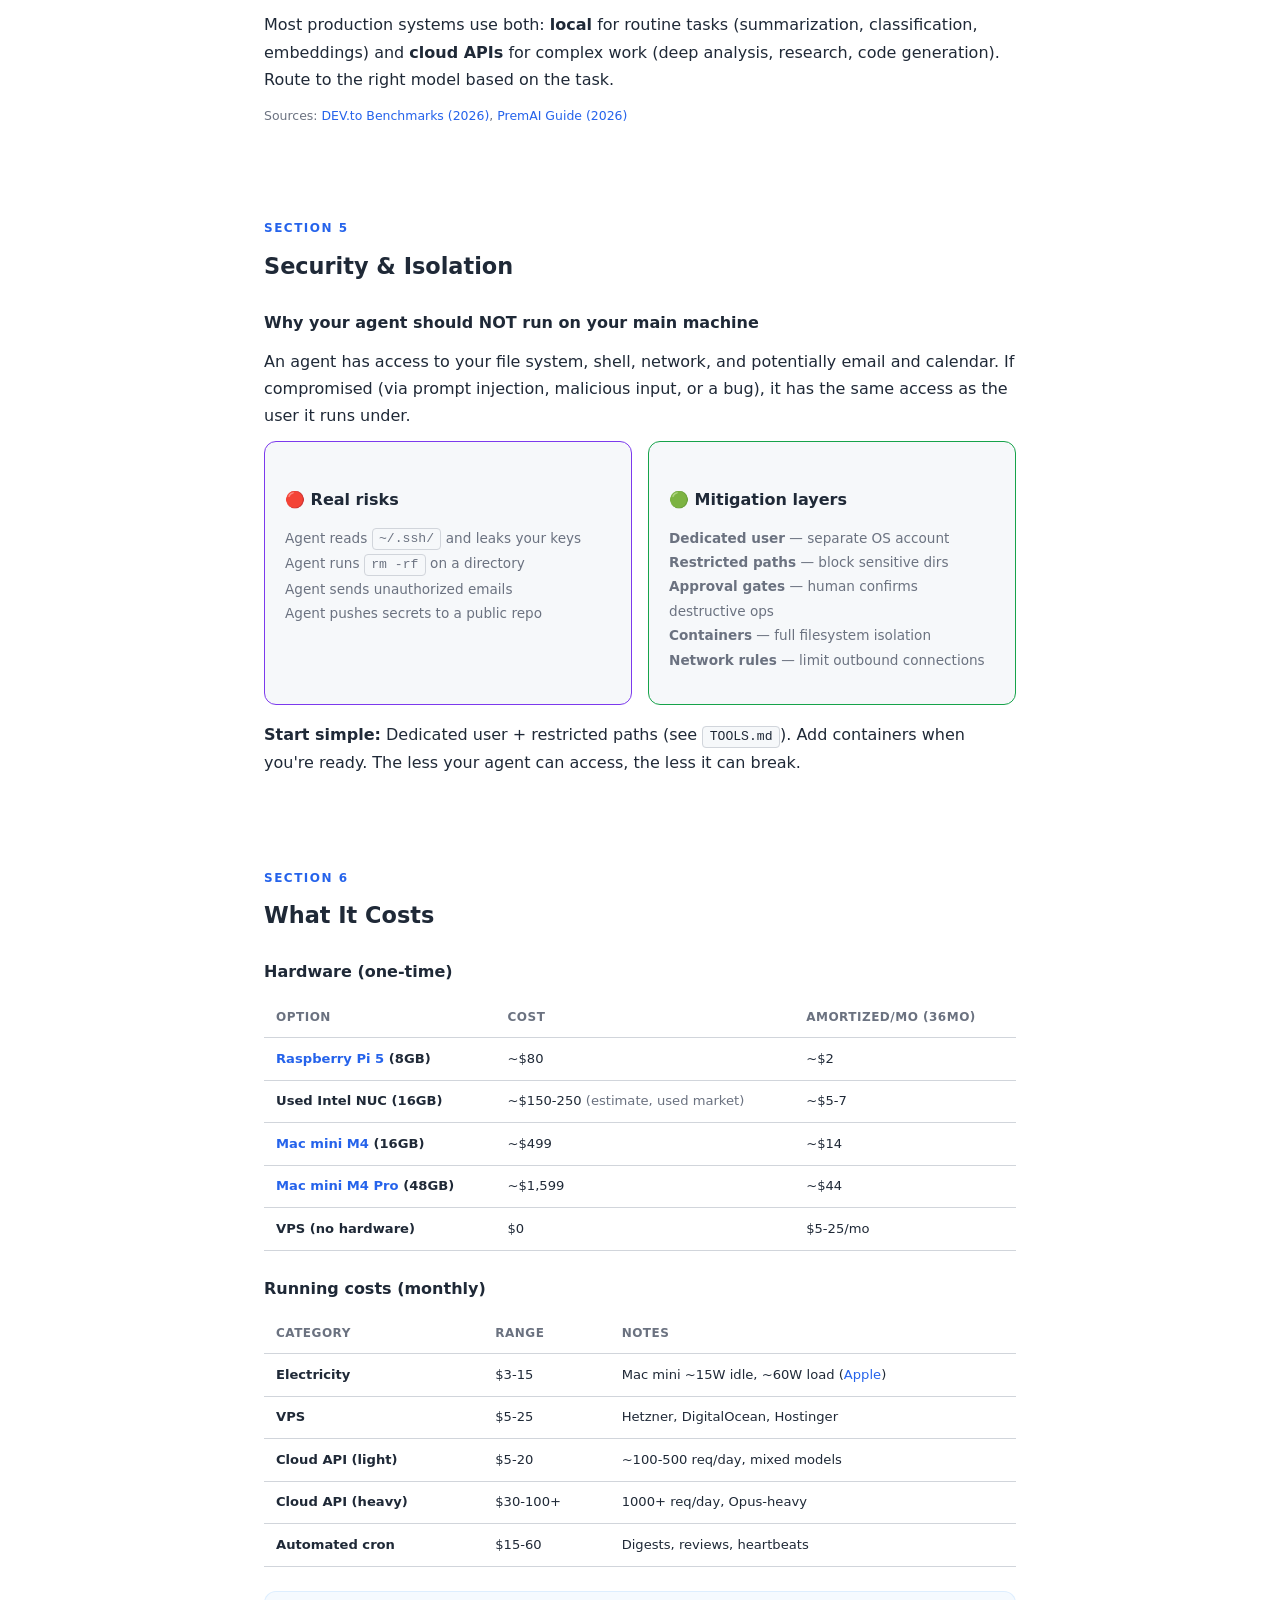
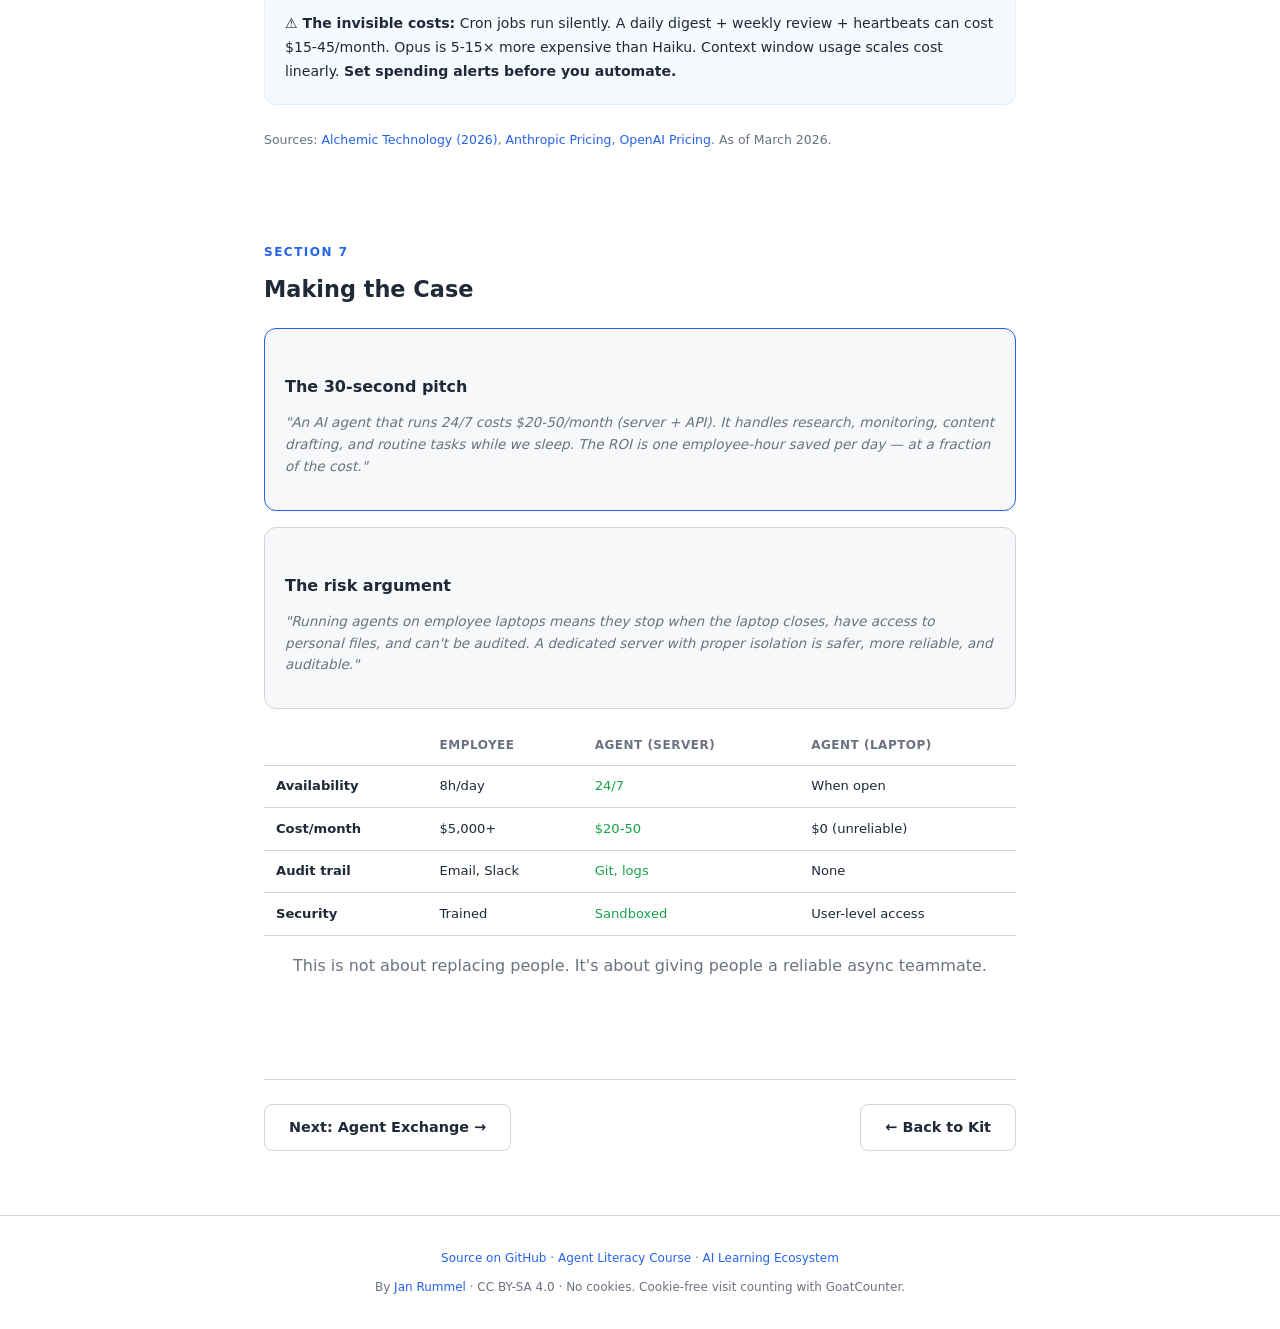
<file: runtime.html>
<!DOCTYPE html>
<html lang="en">
<head>
  <meta charset="UTF-8">
  <meta name="viewport" content="width=device-width, initial-scale=1.0">
  <title>Runtime — Where and How Agents Live | Agent System Starter Kit</title>
  <meta name="description" content="Hardware, platforms, costs, local vs cloud models. Everything you need to know before deploying an AI agent system.">
  <meta property="og:title" content="Runtime — Where and How Agents Live">
  <meta property="og:description" content="Hardware, platforms, costs, local vs cloud models. The operational guide for AI agent systems.">
  <meta property="og:type" content="article">
  <meta property="og:url" content="https://planck-lab.github.io/agent-system-starter-kit/runtime.html">
  <meta property="og:image" content="https://planck-lab.github.io/agent-system-starter-kit/og-image.png">
  <meta property="og:image:width" content="1200">
  <meta property="og:image:height" content="630">
  <meta name="twitter:card" content="summary">
  <meta name="twitter:title" content="Runtime — Where and How Agents Live">
  <meta name="twitter:description" content="Hardware, platforms, costs, local vs cloud models. The operational guide for AI agent systems.">
  <meta name="twitter:image" content="https://planck-lab.github.io/agent-system-starter-kit/og-image.png">
  <link rel="icon" href="data:image/svg+xml,<svg xmlns='http://www.w3.org/2000/svg' viewBox='0 0 100 100'><text y='.9em' font-size='90'>🏗️</text></svg>">
  <link rel="stylesheet" href="style.css">
</head>
<body>
<div class="lang-switch" role="navigation" aria-label="Language">
  <button class="lang-btn active" onclick="setLang('en')">EN</button>
  <button class="lang-btn" onclick="setLang('de')">DE</button>
</div>

<nav class="doc-nav" aria-label="Main navigation">
  <a href="index.html"><span class="en">← Back to Kit</span><span class="de">← Zurück zum Kit</span></a>
  <span class="nav-links">
    <span class="nav-group"><span class="nav-label"><span class="en">Concepts</span><span class="de">Konzepte</span></span> <a href="agent-vs-cli.html">Agent ≠ CLI</a> <a href="delegation.html">Delegation</a></span>
    <span class="nav-group"><span class="nav-label"><span class="en">Guides</span><span class="de">Anleitungen</span></span> <a href="runtime.html" class="active">Runtime</a> <a href="agent-exchange.html">Exchange</a></span>
  </span>
</nav>

<div class="container doc-container">

<h1><span class="en">🖥️ Runtime: Where and How Agents Live</span><span class="de">🖥️ Laufzeitumgebung: Wo und wie Agents leben</span></h1>
<p class="doc-intro"><span class="en">You've seen the architecture (SOUL.md, AGENTS.md, memory/, skills/). Now the question is: <strong>where does all this actually run?</strong></span><span class="de">Du hast die Architektur gesehen (SOUL.md, AGENTS.md, memory/, skills/). Jetzt ist die Frage: <strong>Wo läuft das alles eigentlich?</strong></span></p>

<!-- 1. Where Agents Live -->
<section>
  <h2><span class="label"><span class="en">Section 1</span><span class="de">Abschnitt 1</span></span><span class="en">Where Agents Live</span><span class="de">Wo Agents leben</span></h2>
  <p><span class="en">An agent needs a place to run. Your options:</span><span class="de">Ein Agent braucht einen Ort, an dem er laufen kann. Deine Optionen:</span></p>
  <table class="compare-table">
    <thead>
      <tr><th><span class="en">Option</span><span class="de">Option</span></th><th><span class="en">Cost/month</span><span class="de">Kosten/Monat</span></th><th><span class="en">Uptime</span><span class="de">Verfügbarkeit</span></th><th><span class="en">Best for</span><span class="de">Am besten für</span></th></tr>
    </thead>
    <tbody>
      <tr><td><span class="en">Your laptop</span><span class="de">Dein Laptop</span></td><td>$0</td><td><span class="en">Only when open</span><span class="de">Nur wenn geöffnet</span></td><td><span class="en">Experimenting</span><span class="de">Experimentieren</span></td></tr>
      <tr><td><span class="en">Home server</span><span class="de">Heimserver</span> <span class="muted">(Mac mini, NUC)</span></td><td>$5-15</td><td>24/7</td><td><span class="en">Personal agent, full control</span><span class="de">Persönlicher Agent, volle Kontrolle</span></td></tr>
      <tr><td>VPS <span class="muted">(<a href="https://www.hetzner.com/cloud/">Hetzner</a>, <a href="https://www.digitalocean.com/pricing">DO</a>, <a href="https://www.hostinger.com/vps-hosting">Hostinger</a>)</span></td><td>$5-25</td><td><span class="en">24/7, managed</span><span class="de">24/7, verwaltet</span></td><td><span class="en">Always-on, no hardware</span><span class="de">Immer an, keine Hardware</span></td></tr>
      <tr><td>Raspberry Pi</td><td>$3-5</td><td>24/7</td><td><span class="en">Ultra-low cost</span><span class="de">Sehr kostengünstig</span></td></tr>
      <tr><td><span class="en">Cloud VM</span><span class="de">Cloud-VM</span> <span class="muted">(AWS, GCP, Azure)</span></td><td>$15-100+</td><td><span class="en">24/7, scalable</span><span class="de">24/7, skalierbar</span></td><td><span class="en">Teams, enterprise</span><span class="de">Teams, Unternehmen</span></td></tr>
    </tbody>
  </table>

  <div class="callout">
    <strong><span class="en">The case for a dedicated server:</span><span class="de">Das Argument für einen dedizierten Server:</span></strong> <span class="en">A laptop works for experimenting. But a real agent system — one with cron jobs, heartbeat checks, and messaging integrations — needs something that runs when your laptop is closed. A <a href="https://www.apple.com/shop/buy-mac/mac-mini">Mac mini M4</a> (from $499) on your desk is the simplest 24/7 setup.</span><span class="de">Ein Laptop funktioniert zum Experimentieren. Aber ein echtes Agent-System – eines mit Cron-Jobs, Heartbeat-Prüfungen und Messaging-Integrationen – braucht etwas, das läuft, wenn dein Laptop geschlossen ist. Ein <a href="https://www.apple.com/shop/buy-mac/mac-mini">Mac mini M4</a> (ab 499 $) auf deinem Schreibtisch ist die einfachste 24/7-Einrichtung.</span>
  </div>

  <p><strong><span class="en">Kubernetes and serverless are poor fits.</span><span class="de">Kubernetes und Serverless passen schlecht.</span></strong> <span class="en">Agents are long-running and stateful, not ephemeral. A Kubernetes pod that gets rescheduled loses the agent's in-memory context. Serverless functions have timeout limits that conflict with agent tasks that take minutes.</span><span class="de">Agents sind langlebig und zustandsbehaftet, nicht kurzlebig. Ein Kubernetes-Pod, der neu geplant wird, verliert den In-Memory-Kontext des Agents. Serverless-Funktionen haben Zeitlimits, die mit Agent-Aufgaben, die Minuten dauern, in Konflikt stehen.</span></p>
</section>

<!-- 2. What Keeps Them Running -->
<section>
  <h2><span class="label"><span class="en">Section 2</span><span class="de">Abschnitt 2</span></span><span class="en">What Keeps Them Running</span><span class="de">Was sie am Laufen hält</span></h2>
  <p><span class="en">An agent isn't just a model — it's a system:</span><span class="de">Ein Agent ist nicht nur ein Modell – es ist ein System:</span></p>
  <div class="grid grid-3">
    <div class="card">
      <div class="icon">🚪</div>
      <h3>Gateway</h3>
      <p><span class="en">Routes messages (Telegram, Signal, Discord) to the right session. Manages approvals and enforces policies.</span><span class="de">Leitet Nachrichten (Telegram, Signal, Discord) an die richtige Sitzung weiter. Verwaltet Genehmigungen und setzt Richtlinien durch.</span></p>
    </div>
    <div class="card">
      <div class="icon">⏰</div>
      <h3><span class="en">Cron & Scheduling</span><span class="de">Cron & Zeitplanung</span></h3>
      <p><span class="en">Daily digest (07:00), heartbeat (every 2h), weekly review (Mon 09:00). macOS: LaunchAgents. Linux: crontab/systemd.</span><span class="de">Tägliche Zusammenfassung (07:00), Heartbeat (alle 2 Std.), wöchentlicher Rückblick (Mo 09:00). macOS: LaunchAgents. Linux: crontab/systemd.</span></p>
    </div>
    <div class="card">
      <div class="icon">📊</div>
      <h3><span class="en">Monitoring</span><span class="de">Überwachung</span></h3>
      <p><span class="en">Watchdog (is it alive?), cost tracking (API spend), error logs (what failed?). Unmonitored agents are liabilities.</span><span class="de">Watchdog (lebt es noch?), Kostenverfolgung (API-Ausgaben), Fehlerprotokolle (was ist fehlgeschlagen?). Unüberwachte Agents sind ein Risiko.</span></p>
    </div>
  </div>
</section>

<!-- 3. Platform Landscape -->
<section>
  <h2><span class="label"><span class="en">Section 3</span><span class="de">Abschnitt 3</span></span><span class="en">Platform Landscape</span><span class="de">Plattform-Landschaft</span></h2>
  <p><span class="en">Software to orchestrate your agent — as of March 2026:</span><span class="de">Software zur Orchestrierung deines Agents – Stand März 2026:</span></p>
  <table class="compare-table">
    <thead>
      <tr><th><span class="en">Platform</span><span class="de">Plattform</span></th><th><span class="en">Type</span><span class="de">Typ</span></th><th><span class="en">Best for</span><span class="de">Am besten für</span></th><th><span class="en">Complexity</span><span class="de">Komplexität</span></th></tr>
    </thead>
    <tbody>
      <tr><td>Claude Code</td><td>CLI</td><td><span class="en">Developers, local</span><span class="de">Entwickler, lokal</span></td><td style="color:var(--green)"><span class="en">Low</span><span class="de">Niedrig</span></td></tr>
      <tr><td>OpenClaw</td><td>Gateway</td><td><span class="en">Always-on personal agents</span><span class="de">Immer aktive persönliche Agents</span></td><td style="color:var(--orange)"><span class="en">Medium</span><span class="de">Mittel</span></td></tr>
      <tr><td>LangGraph</td><td>Framework</td><td><span class="en">Complex workflows, enterprise</span><span class="de">Komplexe Workflows, Unternehmen</span></td><td style="color:var(--purple)"><span class="en">High</span><span class="de">Hoch</span></td></tr>
      <tr><td>CrewAI</td><td>Framework</td><td><span class="en">Multi-agent teams</span><span class="de">Multi-Agent-Teams</span></td><td style="color:var(--orange)"><span class="en">Medium</span><span class="de">Mittel</span></td></tr>
      <tr><td>AutoGen</td><td>Framework</td><td><span class="en">Research, conversational</span><span class="de">Forschung, konversationell</span></td><td style="color:var(--orange)"><span class="en">Medium</span><span class="de">Mittel</span></td></tr>
      <tr><td>Semantic Kernel</td><td>SDK</td><td>Enterprise .NET</td><td style="color:var(--purple)"><span class="en">High</span><span class="de">Hoch</span></td></tr>
      <tr><td><span class="en">No framework</span><span class="de">Kein Framework</span></td><td>DIY</td><td><span class="en">Simple setups, full control</span><span class="de">Einfache Setups, volle Kontrolle</span></td><td><span class="en">Varies</span><span class="de">Variiert</span></td></tr>
    </tbody>
  </table>

  <div class="code-block">
<span class="en">Just experimenting?</span><span class="de">Nur experimentieren?</span>         → Claude Code (<span class="en">or any LLM CLI</span><span class="de">oder jedes LLM CLI</span>)<br>
<span class="en">Personal agent, always on?</span><span class="de">Persönlicher Agent, immer an?</span>  → OpenClaw or gateway + cron<br>
<span class="en">Team or product?</span><span class="de">Team oder Produkt?</span>            → LangGraph or CrewAI<br>
<span class="en">Enterprise compliance?</span><span class="de">Unternehmens-Compliance?</span>      → LangGraph or Semantic Kernel
  </div>

  <p><strong><span class="en">Key insight:</span><span class="de">Wichtige Erkenntnis:</span></strong> <span class="en">You don't need a framework. This starter kit works with any platform — or none. The architecture is framework-agnostic by design.</span><span class="de">Du brauchst kein Framework. Dieses Starter-Kit funktioniert mit jeder Plattform – oder keiner. Die Architektur ist absichtlich Framework-unabhängig.</span></p>
  <p class="source-line"><span class="en">Sources:</span><span class="de">Quellen:</span> <a href="https://sparkco.ai/blog/ai-agent-frameworks-compared-langchain-autogen-crewai-and-openclaw-in-2026">SparkCo (2026)</a>, <a href="https://dev.to/linou518/the-2026-ai-agent-framework-decision-guide-langgraph-vs-crewai-vs-pydantic-ai-b2h">DEV.to Framework Guide (2026)</a></p>
</section>

<!-- 4. Cloud vs Local -->
<section>
  <h2><span class="label"><span class="en">Section 4</span><span class="de">Abschnitt 4</span></span><span class="en">Cloud APIs vs. Local Models</span><span class="de">Cloud-APIs vs. Lokale Modelle</span></h2>
  <p><span class="en">Not just cost — it's about <strong>sovereignty, privacy, and capability</strong>.</span><span class="de">Nicht nur Kosten – es geht um <strong>Souveränität, Datenschutz und Leistungsfähigkeit</strong>.</span></p>
  <table class="compare-table">
    <thead>
      <tr><th></th><th><span class="en">Cloud API</span><span class="de">Cloud-API</span></th><th><span class="en">Local (Ollama)</span><span class="de">Lokal (Ollama)</span></th></tr>
    </thead>
    <tbody>
      <tr><td><span class="en">Quality</span><span class="de">Qualität</span></td><td>Frontier (<span class="en">best</span><span class="de">am besten</span>)</td><td>70-85% <span class="en">of frontier</span><span class="de">der Spitzenmodelle</span> (<a href="https://dev.to/pooyagolchian/local-ai-in-2026-running-production-llms-on-your-own-hardware-with-ollama-54d0"><span class="en">benchmark data</span><span class="de">Benchmark-Daten</span></a>)</td></tr>
      <tr><td><span class="en">Cost/request</span><span class="de">Kosten/Anfrage</span></td><td>$0.01-0.80</td><td style="color:var(--green)">$0 (<span class="en">after hardware</span><span class="de">nach Hardware</span>)</td></tr>
      <tr><td><span class="en">Privacy</span><span class="de">Datenschutz</span></td><td><span class="en">Data leaves your network</span><span class="de">Daten verlassen dein Netzwerk</span></td><td style="color:var(--green)"><span class="en">Data stays local</span><span class="de">Daten bleiben lokal</span></td></tr>
      <tr><td>Context</td><td>128K-1M tokens</td><td>8K-128K</td></tr>
      <tr><td><span class="en">Strength</span><span class="de">Stärke</span></td><td><span class="en">Complex reasoning</span><span class="de">Komplexes Denken</span></td><td><span class="en">Routine tasks, chat</span><span class="de">Routineaufgaben, Chat</span></td></tr>
    </tbody>
  </table>

  <h3><span class="en">What local models can do (March 2026)</span><span class="de">Was lokale Modelle können (März 2026)</span></h3>
  <p><span class="en">Ollama reached <a href="https://dev.to/pooyagolchian/local-ai-in-2026-running-production-llms-on-your-own-hardware-with-ollama-54d0">52 million monthly downloads</a> in Q1 2026:</span><span class="de">Ollama erreichte im 1. Quartal 2026 <a href="https://dev.to/pooyagolchian/local-ai-in-2026-running-production-llms-on-your-own-hardware-with-ollama-54d0">52 Millionen monatliche Downloads</a>:</span></p>
  <table class="compare-table">
    <thead>
      <tr><th><span class="en">Model</span><span class="de">Modell</span></th><th><span class="en">Size</span><span class="de">Größe</span></th><th>MMLU</th><th>Hardware</th><th><span class="en">Speed</span><span class="de">Geschwindigkeit</span></th></tr>
    </thead>
    <tbody>
      <tr><td>Qwen 2.5 32B</td><td>32B</td><td>83.2%</td><td>M4 Pro (36GB+)</td><td>~15 t/s</td></tr>
      <tr><td>Qwen 3.5 7B</td><td>7B</td><td>76.8%</td><td>Any M-series (16GB)</td><td>~45 t/s</td></tr>
      <tr><td>Llama 3.1 8B</td><td>8B</td><td>73.0%</td><td>16GB RAM</td><td>~40 t/s</td></tr>
      <tr><td>DeepSeek-R1 70B</td><td>70B</td><td>85.1%</td><td>M4 Max (128GB)</td><td>~12 t/s</td></tr>
      <tr><td>Phi-4 14B</td><td>14B</td><td>79.3%</td><td>16GB RAM</td><td>~25 t/s</td></tr>
    </tbody>
  </table>
  <p class="source-line"><span class="en">For comparison: GPT-4 ~86.4% (<a href="https://openai.com/index/gpt-4/">OpenAI</a>), Claude Opus ~86% (<a href="https://docs.anthropic.com/en/docs/about-claude/models">Anthropic</a>).</span><span class="de">Zum Vergleich: GPT-4 ~86,4 % (<a href="https://openai.com/index/gpt-4/">OpenAI</a>), Claude Opus ~86 % (<a href="https://docs.anthropic.com/en/docs/about-claude/models">Anthropic</a>).</span></p>

  <div class="callout">
    <strong><span class="en">🔒 Sovereign AI:</span><span class="de">🔒 Souveräne KI:</span></strong> <span class="en">Some use cases require that no data leaves your infrastructure — regulated industries, personal privacy, corporate policy. Local models solve this completely. The tradeoff: lower capability on complex reasoning.</span><span class="de">Einige Anwendungsfälle erfordern, dass keine Daten Ihre Infrastruktur verlassen – regulierte Branchen, persönlicher Datenschutz, Unternehmensrichtlinien. Lokale Modelle lösen dieses Problem vollständig. Der Kompromiss: geringere Leistungsfähigkeit bei komplexem Denken.</span>
  </div>

  <h3><span class="en">The Hybrid Approach</span><span class="de">Der hybride Ansatz</span></h3>
  <p><span class="en">Most production systems use both: <strong>local</strong> for routine tasks (summarization, classification, embeddings) and <strong>cloud APIs</strong> for complex work (deep analysis, research, code generation). Route to the right model based on the task.</span><span class="de">Die meisten Produktionssysteme verwenden beides: <strong>lokale Modelle</strong> für Routineaufgaben (Zusammenfassung, Klassifizierung, Embeddings) und <strong>Cloud-APIs</strong> für komplexe Arbeiten (Tiefenanalyse, Recherche, Codegenerierung). Leite je nach Aufgabe an das richtige Modell weiter.</span></p>
  <p class="source-line"><span class="en">Sources:</span><span class="de">Quellen:</span> <a href="https://dev.to/pooyagolchian/local-ai-in-2026-running-production-llms-on-your-own-hardware-with-ollama-54d0">DEV.to Benchmarks (2026)</a>, <a href="https://blog.premai.io/self-hosted-llm-guide-setup-tools-cost-comparison-2026/">PremAI Guide (2026)</a></p>
</section>

<!-- 5. Security -->
<section>
  <h2><span class="label"><span class="en">Section 5</span><span class="de">Abschnitt 5</span></span><span class="en">Security & Isolation</span><span class="de">Sicherheit & Isolation</span></h2>
  <h3><span class="en">Why your agent should NOT run on your main machine</span><span class="de">Warum dein Agent NICHT auf deiner Hauptmaschine laufen sollte</span></h3>
  <p><span class="en">An agent has access to your file system, shell, network, and potentially email and calendar. If compromised (via prompt injection, malicious input, or a bug), it has the same access as the user it runs under.</span><span class="de">Ein Agent hat Zugriff auf dein Dateisystem, deine Shell, dein Netzwerk und potenziell auf E-Mails und Kalender. Wenn er kompromittiert wird (durch Prompt-Injection, bösartige Eingaben oder einen Fehler), hat er denselben Zugriff wie der Benutzer, unter dem er ausgeführt wird.</span></p>

  <div class="grid grid-2">
    <div class="card" style="border-color:var(--purple)">
      <h3><span class="en">🔴 Real risks</span><span class="de">🔴 Echte Risiken</span></h3>
      <p style="font-size:.85rem;line-height:1.8">
        <span class="en">Agent reads <code>~/.ssh/</code> and leaks your keys</span><span class="de">Agent liest <code>~/.ssh/</code> und gibt deine Schlüssel preis</span><br>
        <span class="en">Agent runs <code>rm -rf</code> on a directory</span><span class="de">Agent führt <code>rm -rf</code> in einem Verzeichnis aus</span><br>
        <span class="en">Agent sends unauthorized emails</span><span class="de">Agent sendet unautorisierte E-Mails</span><br>
        <span class="en">Agent pushes secrets to a public repo</span><span class="de">Agent pusht Geheimnisse in ein öffentliches Repo</span>
      </p>
    </div>
    <div class="card" style="border-color:var(--green)">
      <h3><span class="en">🟢 Mitigation layers</span><span class="de">🟢 Abwehrmaßnahmen</span></h3>
      <p style="font-size:.85rem;line-height:1.8">
        <strong><span class="en">Dedicated user</span><span class="de">Dedizierter Benutzer</span></strong> — <span class="en">separate OS account</span><span class="de">separates OS-Konto</span><br>
        <strong><span class="en">Restricted paths</span><span class="de">Eingeschränkte Pfade</span></strong> — <span class="en">block sensitive dirs</span><span class="de">sensible Verzeichnisse blockieren</span><br>
        <strong><span class="en">Approval gates</span><span class="de">Genehmigungsschleusen</span></strong> — <span class="en">human confirms destructive ops</span><span class="de">Mensch bestätigt destruktive Operationen</span><br>
        <strong><span class="en">Containers</span><span class="de">Container</span></strong> — <span class="en">full filesystem isolation</span><span class="de">vollständige Dateisystem-Isolation</span><br>
        <strong><span class="en">Network rules</span><span class="de">Netzwerkregeln</span></strong> — <span class="en">limit outbound connections</span><span class="de">ausgehende Verbindungen begrenzen</span>
      </p>
    </div>
  </div>

  <p style="margin-top:1rem"><strong><span class="en">Start simple:</span><span class="de">Fang einfach an:</span></strong> <span class="en">Dedicated user + restricted paths (see <code>TOOLS.md</code>). Add containers when you're ready. The less your agent can access, the less it can break.</span><span class="de">Dedizierter Benutzer + eingeschränkte Pfade (siehe <code>TOOLS.md</code>). Füge Container hinzu, wenn du bereit bist. Je weniger dein Agent zugreifen kann, desto weniger kann er kaputt machen.</span></p>
</section>

<!-- 6. Costs -->
<section>
  <h2><span class="label"><span class="en">Section 6</span><span class="de">Abschnitt 6</span></span><span class="en">What It Costs</span><span class="de">Was es kostet</span></h2>

  <h3><span class="en">Hardware (one-time)</span><span class="de">Hardware (einmalig)</span></h3>
  <table class="compare-table">
    <thead>
      <tr><th><span class="en">Option</span><span class="de">Option</span></th><th><span class="en">Cost</span><span class="de">Kosten</span></th><th><span class="en">Amortized/mo (36mo)</span><span class="de">Amortisiert/Monat (36 Mon.)</span></th></tr>
    </thead>
    <tbody>
      <tr><td><a href="https://www.raspberrypi.com/products/raspberry-pi-5/">Raspberry Pi 5</a> (8GB)</td><td>~$80</td><td>~$2</td></tr>
      <tr><td><span class="en">Used Intel NUC (16GB)</span><span class="de">Gebrauchter Intel NUC (16GB)</span></td><td>~$150-250 <span class="muted">(<span class="en">estimate, used market</span><span class="de">Schätzung, Gebrauchtmarkt</span>)</span></td><td>~$5-7</td></tr>
      <tr><td><a href="https://www.apple.com/shop/buy-mac/mac-mini">Mac mini M4</a> (16GB)</td><td>~$499</td><td>~$14</td></tr>
      <tr><td><a href="https://www.apple.com/shop/buy-mac/mac-mini">Mac mini M4 Pro</a> (48GB)</td><td>~$1,599</td><td>~$44</td></tr>
      <tr><td>VPS (<span class="en">no hardware</span><span class="de">keine Hardware</span>)</td><td>$0</td><td>$5-25/mo</td></tr>
    </tbody>
  </table>

  <h3><span class="en">Running costs (monthly)</span><span class="de">Laufende Kosten (monatlich)</span></h3>
  <table class="compare-table">
    <thead>
      <tr><th><span class="en">Category</span><span class="de">Kategorie</span></th><th><span class="en">Range</span><span class="de">Spanne</span></th><th><span class="en">Notes</span><span class="de">Anmerkungen</span></th></tr>
    </thead>
    <tbody>
      <tr><td><span class="en">Electricity</span><span class="de">Strom</span></td><td>$3-15</td><td>Mac mini ~15W <span class="en">idle</span><span class="de">Leerlauf</span>, ~60W <span class="en">load</span><span class="de">Last</span> (<a href="https://support.apple.com/en-us/111902">Apple</a>)</td></tr>
      <tr><td>VPS</td><td>$5-25</td><td>Hetzner, DigitalOcean, Hostinger</td></tr>
      <tr><td><span class="en">Cloud API (light)</span><span class="de">Cloud-API (leicht)</span></td><td>$5-20</td><td>~100-500 <span class="en">req/day, mixed models</span><span class="de">Anfr./Tag, gem. Modelle</span></td></tr>
      <tr><td><span class="en">Cloud API (heavy)</span><span class="de">Cloud-API (stark)</span></td><td>$30-100+</td><td>1000+ <span class="en">req/day, Opus-heavy</span><span class="de">Anfr./Tag, viel Opus</span></td></tr>
      <tr><td><span class="en">Automated cron</span><span class="de">Automatisierter Cron</span></td><td>$15-60</td><td><span class="en">Digests, reviews, heartbeats</span><span class="de">Zusammenfassungen, Reviews, Heartbeats</span></td></tr>
    </tbody>
  </table>

  <div class="callout">
    <strong><span class="en">⚠️ The invisible costs:</span><span class="de">⚠️ Die unsichtbaren Kosten:</span></strong> <span class="en">Cron jobs run silently. A daily digest + weekly review + heartbeats can cost $15-45/month. Opus is 5-15× more expensive than Haiku. Context window usage scales cost linearly. <strong>Set spending alerts before you automate.</strong></span><span class="de">Cron-Jobs laufen im Hintergrund. Eine tägliche Zusammenfassung + ein wöchentlicher Rückblick + Heartbeats können 15–45 $/Monat kosten. Opus ist 5–15-mal teurer als Haiku. Die Nutzung des Kontextfensters skaliert die Kosten linear. <strong>Richte Ausgabenwarnungen ein, bevor du automatisierst.</strong></span>
  </div>

  <p class="source-line"><span class="en">Sources:</span><span class="de">Quellen:</span> <a href="https://alchemictechnology.com/blog/posts/vps-cost-breakdown-self-hosted-ai.html">Alchemic Technology (2026)</a>, <a href="https://docs.anthropic.com/en/docs/about-claude/models">Anthropic Pricing</a>, <a href="https://openai.com/pricing">OpenAI Pricing</a>. <span class="en">As of March 2026.</span><span class="de">Stand März 2026.</span></p>
</section>

<!-- 7. Making the Case -->
<section>
  <h2><span class="label"><span class="en">Section 7</span><span class="de">Abschnitt 7</span></span><span class="en">Making the Case</span><span class="de">Die Argumentation</span></h2>

  <div class="card" style="border-color:var(--accent);margin-bottom:1rem">
    <h3><span class="en">The 30-second pitch</span><span class="de">Der 30-Sekunden-Pitch</span></h3>
    <p><em><span class="en">"An AI agent that runs 24/7 costs $20-50/month (server + API). It handles research, monitoring, content drafting, and routine tasks while we sleep. The ROI is one employee-hour saved per day — at a fraction of the cost."</span><span class="de">„Ein KI-Agent, der rund um die Uhr läuft, kostet 20–50 $/Monat (Server + API). Er erledigt Recherche, Überwachung, das Entwerfen von Inhalten und Routineaufgaben, während wir schlafen. Der ROI ist eine eingesparte Mitarbeiterstunde pro Tag – zu einem Bruchteil der Kosten.“</span></em></p>
  </div>

  <div class="card" style="margin-bottom:1rem">
    <h3><span class="en">The risk argument</span><span class="de">Das Risiko-Argument</span></h3>
    <p><em><span class="en">"Running agents on employee laptops means they stop when the laptop closes, have access to personal files, and can't be audited. A dedicated server with proper isolation is safer, more reliable, and auditable."</span><span class="de">„Wenn Agents auf Mitarbeiter-Laptops laufen, stoppen sie, wenn der Laptop geschlossen wird, haben Zugriff auf persönliche Dateien und können nicht geprüft werden. Ein dedizierter Server mit richtiger Isolation ist sicherer, zuverlässiger und prüfbar.“</span></em></p>
  </div>

  <table class="compare-table">
    <thead>
      <tr><th></th><th><span class="en">Employee</span><span class="de">Mitarbeiter</span></th><th><span class="en">Agent (server)</span><span class="de">Agent (Server)</span></th><th><span class="en">Agent (laptop)</span><span class="de">Agent (Laptop)</span></th></tr>
    </thead>
    <tbody>
      <tr><td><span class="en">Availability</span><span class="de">Verfügbarkeit</span></td><td>8h/<span class="en">day</span><span class="de">Tag</span></td><td style="color:var(--green)">24/7</td><td><span class="en">When open</span><span class="de">Wenn geöffnet</span></td></tr>
      <tr><td><span class="en">Cost/month</span><span class="de">Kosten/Monat</span></td><td>$5,000+</td><td style="color:var(--green)">$20-50</td><td>$0 (<span class="en">unreliable</span><span class="de">unzuverlässig</span>)</td></tr>
      <tr><td><span class="en">Audit trail</span><span class="de">Prüfpfad</span></td><td>Email, Slack</td><td style="color:var(--green)">Git, <span class="en">logs</span><span class="de">Protokolle</span></td><td><span class="en">None</span><span class="de">Keine</span></td></tr>
      <tr><td><span class="en">Security</span><span class="de">Sicherheit</span></td><td><span class="en">Trained</span><span class="de">Geschult</span></td><td style="color:var(--green)"><span class="en">Sandboxed</span><span class="de">Abgeschottet</span></td><td><span class="en">User-level access</span><span class="de">Zugriff auf Benutzerebene</span></td></tr>
    </tbody>
  </table>

  <p style="margin-top:1rem;text-align:center;color:var(--muted)"><span class="en">This is not about replacing people. It's about giving people a reliable async teammate.</span><span class="de">Hier geht es nicht darum, Menschen zu ersetzen. Es geht darum, Menschen einen zuverlässigen asynchronen Teamkollegen zu geben.</span></p>
</section>

<!-- Nav -->
<div class="doc-bottom-nav">
  <a href="agent-exchange.html" class="btn btn-secondary"><span class="en">Next: Agent Exchange →</span><span class="de">Weiter: Agent Exchange →</span></a>
  <a href="index.html" class="btn btn-secondary"><span class="en">← Back to Kit</span><span class="de">← Zurück zum Kit</span></a>
</div>

</div><!-- /.container -->

<footer>
  <a href="https://github.com/planck-lab/agent-system-starter-kit"><span class="en">Source on GitHub</span><span class="de">Quelle auf GitHub</span></a> ·
  <a href="https://janrummel.github.io/agent-literacy/"><span class="en">Agent Literacy Course</span><span class="de">Agent Literacy Kurs</span></a> ·
  <a href="https://janrummel.github.io/ai-learning/"><span class="en">AI Learning Ecosystem</span><span class="de">KI-Lernökosystem</span></a>
  <br><span style="margin-top:.5rem;display:inline-block"><span class="en">By <a href="https://linkedin.com/in/janrummel">Jan Rummel</a> · CC BY-SA 4.0 · No cookies. Cookie-free visit counting with GoatCounter.</span><span class="de">Von <a href="https://linkedin.com/in/janrummel">Jan Rummel</a> · CC BY-SA 4.0 · Keine Cookies. Cookielose Besuchszählung mit GoatCounter.</span></span>
</footer>

<script>
function setLang(l){document.documentElement.lang=l;document.querySelectorAll('.lang-btn').forEach(b=>b.classList.remove('active'));document.querySelector('.lang-btn[onclick="setLang(\''+l+'\')"]').classList.add('active');localStorage.setItem('agent-kit-lang',l)}
var saved=localStorage.getItem('agent-kit-lang');if(saved){setLang(saved)}else if(navigator.language.startsWith('de')){setLang('de')}
</script>
<script data-goatcounter="https://janrummel.goatcounter.com/count" async src="//gc.zgo.at/count.js"></script>
</body>
</html>
</file>
<file: style.css>
:root {
  --bg: #0d1117; --surface: #161b22; --border: #30363d;
  --text: #e6edf3; --muted: #8b949e; --accent: #58a6ff;
  --green: #3fb950; --orange: #d29922; --purple: #8957e5;
}
@media (prefers-color-scheme: light) {
  :root {
    --bg: #ffffff; --surface: #f6f8fa; --border: #d1d5db;
    --text: #1f2937; --muted: #6b7280; --accent: #2563eb;
    --green: #16a34a; --orange: #d97706; --purple: #7c3aed;
  }
}
* { margin: 0; padding: 0; box-sizing: border-box; }
body {
  font-family: -apple-system, BlinkMacSystemFont, 'SF Pro', system-ui, sans-serif;
  background: var(--bg); color: var(--text); min-height: 100vh; line-height: 1.7;
}
a { color: var(--accent); text-decoration: none; }
a:hover { text-decoration: underline; }
.container { max-width: 800px; margin: 0 auto; padding: 2rem 1.5rem; }
/* Hero */
.hero { text-align: center; padding: 4rem 0 3rem; }
.hero h1 { font-size: 2.2rem; font-weight: 800; margin-bottom: .75rem; }
.hero .tagline { font-size: 1.15rem; color: var(--muted); max-width: 550px; margin: 0 auto 2rem; }
.hero .cta { display: inline-flex; gap: 1rem; flex-wrap: wrap; justify-content: center; }
.btn { display: inline-block; padding: .65rem 1.5rem; border-radius: 8px; font-weight: 700; font-size: .9rem; transition: all .2s; }
.btn-primary { background: var(--accent); color: var(--bg); }
.btn-primary:hover { opacity: .85; text-decoration: none; }
.btn-secondary { border: 1px solid var(--border); color: var(--text); }
.btn-secondary:hover { border-color: var(--accent); text-decoration: none; }
/* Sections */
section { padding: 2.5rem 0; }
section h2 { font-size: 1.4rem; font-weight: 700; margin-bottom: 1.25rem; text-align: center; }
section h2 .label { font-size: .75rem; font-weight: 600; color: var(--accent); text-transform: uppercase; letter-spacing: 1.5px; display: block; margin-bottom: .5rem; }
/* Cards */
.grid { display: grid; gap: 1rem; }
.grid-2 { grid-template-columns: 1fr 1fr; }
.grid-4 { grid-template-columns: repeat(4, 1fr); }
@media (max-width: 600px) { .grid-2, .grid-4 { grid-template-columns: 1fr; } }
.card { background: var(--surface); border: 1px solid var(--border); border-radius: 12px; padding: 1.25rem; }
.card h3 { font-size: .95rem; font-weight: 700; margin-bottom: .5rem; }
.card p { font-size: .85rem; color: var(--muted); line-height: 1.6; }
.card .icon { font-size: 1.5rem; margin-bottom: .5rem; }
/* Comparison table */
.compare-table { width: 100%; border-collapse: collapse; font-size: .82rem; }
.compare-table th, .compare-table td { padding: .6rem .75rem; text-align: left; border-bottom: 1px solid var(--border); }
.compare-table th { color: var(--muted); font-weight: 600; font-size: .75rem; text-transform: uppercase; letter-spacing: .5px; }
.compare-table td:first-child { font-weight: 600; }
/* Code block */
.code-block { background: var(--surface); border: 1px solid var(--border); border-radius: 8px; padding: 1rem 1.25rem; font-family: 'SF Mono', monospace; font-size: .82rem; color: var(--muted); overflow-x: auto; margin: 1rem 0; }
/* File tree */
.file-tree { font-family: 'SF Mono', monospace; font-size: .78rem; color: var(--muted); line-height: 1.8; }
.file-tree .highlight { color: var(--accent); font-weight: 600; }
/* Footer */
footer { text-align: center; padding: 2rem 0; font-size: .75rem; color: var(--muted); border-top: 1px solid var(--border); margin-top: 2rem; }
/* Callout */
.callout { background: rgba(88,166,255,.06); border: 1px solid rgba(88,166,255,.15); border-radius: 12px; padding: 1.25rem; margin: 1.5rem 0; font-size: .88rem; }
/* Doc pages */
.doc-nav { display: flex; justify-content: space-between; align-items: center; padding: 1rem 1.5rem; max-width: 800px; margin: 0 auto; font-size: .85rem; }
.doc-nav .nav-links { display: flex; gap: .5rem; align-items: center; flex-wrap: wrap; }
.doc-nav .nav-links a { color: var(--muted); padding: .15rem .4rem; }
.doc-nav .nav-links a.active { color: var(--accent); font-weight: 600; }
.nav-group { display: inline-flex; align-items: center; gap: .35rem; }
.nav-group + .nav-group { margin-left: .75rem; padding-left: .75rem; border-left: 1px solid var(--border); }
.nav-label { font-size: .65rem; text-transform: uppercase; letter-spacing: 1px; color: var(--muted); font-weight: 600; }
.doc-container h1 { font-size: 1.8rem; font-weight: 800; margin-bottom: .75rem; }
.doc-container h3 { font-size: 1rem; font-weight: 700; margin: 1.5rem 0 .75rem; }
.doc-container section h2 { text-align: left; }
.doc-container p { margin-bottom: .75rem; }
.doc-intro { font-size: 1.05rem; color: var(--muted); margin-bottom: 2rem; }
.doc-bottom-nav { display: flex; justify-content: space-between; gap: 1rem; margin-top: 3rem; padding-top: 1.5rem; border-top: 1px solid var(--border); flex-wrap: wrap; }
.grid-3 { grid-template-columns: repeat(3, 1fr); }
@media (max-width: 600px) { .grid-3 { grid-template-columns: 1fr; } }
.source-line { font-size: .78rem; color: var(--muted); margin-top: .5rem; }
code { background: var(--surface); border: 1px solid var(--border); border-radius: 4px; padding: .15rem .4rem; font-family: 'SF Mono', monospace; font-size: .82rem; }
.muted { color: var(--muted); font-size: .82rem; }
/* Focus */
a:focus-visible, .btn:focus-visible { outline: 2px solid var(--accent); outline-offset: 2px; border-radius: 4px; }
/* Reduced motion */
@media (prefers-reduced-motion: reduce) { *, *::before, *::after { transition-duration: 0.01ms !important; } }

/* Language Switcher */
.lang-switch {
  position: fixed; top: 1rem; right: 1.5rem; z-index: 100;
  display: flex; gap: 0.25rem; background: var(--surface); border: 1px solid var(--border);
  border-radius: 8px; padding: 0.2rem;
}
.lang-btn {
  padding: 0.3rem 0.6rem; border-radius: 6px; border: none; background: transparent;
  color: var(--muted); cursor: pointer; font-size: 0.8rem; font-weight: 600;
  transition: all 0.2s; font-family: inherit;
}
.lang-btn.active { background: var(--accent); color: var(--bg); }
.lang-btn:hover:not(.active) { color: var(--text); }
[lang="de"] .en, [lang="en"] .de { display: none; }
@media (max-width: 600px) { .lang-switch { top: 0.75rem; right: 1rem; } }
</file>
